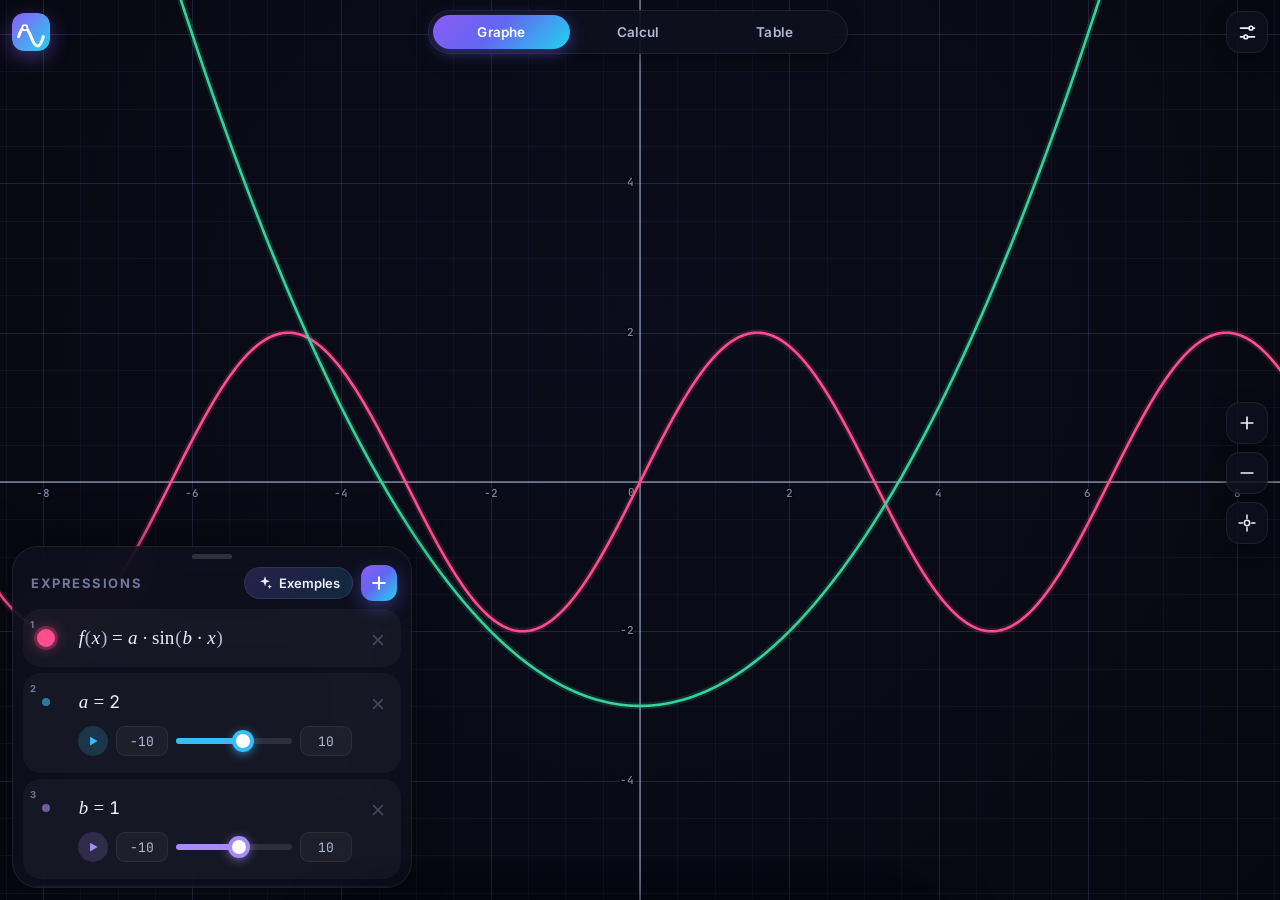
<file: app/src/main/assets/web/index.html>
<!doctype html>
<html lang="fr" data-theme="dark">
<head>
  <meta charset="utf-8">
  <meta name="viewport" content="width=device-width, initial-scale=1, maximum-scale=1, user-scalable=no, viewport-fit=cover">
  <meta name="color-scheme" content="dark light">
  <meta name="theme-color" content="#06070d">
  <title>Nova Graph</title>
  <link rel="stylesheet" href="css/app.css">
</head>
<body>
<div id="app" class="tab-graph">
  <canvas id="graph" aria-label="Graphe"></canvas>

  <header class="topbar">
    <div class="brand" aria-label="Nova Graph">
      <svg class="logo" viewBox="0 0 40 40" aria-hidden="true">
        <defs>
          <linearGradient id="lg" x1="0" y1="0" x2="1" y2="1">
            <stop offset="0" stop-color="#8b5cf6"/><stop offset="1" stop-color="#22d3ee"/>
          </linearGradient>
        </defs>
        <rect width="40" height="40" rx="12" fill="url(#lg)"/>
        <path d="M7 25c4-13 8-13 13 0s9 13 13 0" fill="none" stroke="#fff" stroke-width="3.2" stroke-linecap="round"/>
        <circle cx="13.5" cy="15.4" r="3.6" fill="#fff"/><circle cx="13.5" cy="15.4" r="1.7" fill="#7c5cf6"/>
      </svg>
    </div>
    <nav class="tabs glass" role="tablist" style="--i:0">
      <span class="tab-pill" aria-hidden="true"></span>
      <button class="tab on" type="button" role="tab" data-tab="graph">Graphe</button>
      <button class="tab" type="button" role="tab" data-tab="calc">Calcul</button>
      <button class="tab" type="button" role="tab" data-tab="table">Table</button>
    </nav>
    <button class="icon-btn glass" type="button" id="btn-settings" aria-label="Réglages">
      <svg viewBox="0 0 24 24" width="21" height="21" fill="none" stroke="currentColor" stroke-width="1.8" stroke-linecap="round"><path d="M4 7h10M18 7h2M4 17h4M12 17h8"/><circle cx="16" cy="7" r="2.2"/><circle cx="10" cy="17" r="2.2"/></svg>
    </button>
  </header>

  <div class="fabs" id="fabs">
    <button class="fab glass" type="button" data-zoom="in" aria-label="Zoom avant">
      <svg viewBox="0 0 24 24" width="20" height="20" fill="none" stroke="currentColor" stroke-width="2" stroke-linecap="round"><path d="M12 5v14M5 12h14"/></svg>
    </button>
    <button class="fab glass" type="button" data-zoom="out" aria-label="Zoom arrière">
      <svg viewBox="0 0 24 24" width="20" height="20" fill="none" stroke="currentColor" stroke-width="2" stroke-linecap="round"><path d="M5 12h14"/></svg>
    </button>
    <button class="fab glass" type="button" data-zoom="home" aria-label="Vue par défaut">
      <svg viewBox="0 0 24 24" width="20" height="20" fill="none" stroke="currentColor" stroke-width="1.8" stroke-linecap="round"><circle cx="12" cy="12" r="3.2"/><path d="M12 2.5v4M12 17.5v4M2.5 12h4M17.5 12h4"/></svg>
    </button>
  </div>

  <section class="sheet glass" id="sheet" aria-label="Expressions">
    <div class="sheet-top" id="sheet-top">
      <div class="grip"><span></span></div>
      <div class="sheet-head">
        <h2>Expressions</h2>
        <div class="sheet-actions">
          <button class="chip" type="button" id="btn-examples">
            <svg viewBox="0 0 24 24" width="16" height="16" fill="currentColor"><path d="M12 2l1.9 5.6L19.5 9.5l-5.6 1.9L12 17l-1.9-5.6L4.5 9.5l5.6-1.9zM19 14l.9 2.6 2.6.9-2.6.9L19 21l-.9-2.6-2.6-.9 2.6-.9z"/></svg>
            Exemples
          </button>
          <button class="icon-btn small grad" type="button" id="btn-add" aria-label="Ajouter une expression">
            <svg viewBox="0 0 24 24" width="20" height="20" fill="none" stroke="currentColor" stroke-width="2.4" stroke-linecap="round"><path d="M12 5v14M5 12h14"/></svg>
          </button>
        </div>
      </div>
    </div>
    <ul class="expr-list" id="expr-list"></ul>
  </section>

  <section class="view" id="view-calc" aria-label="Calculatrice">
    <div class="calc-screen">
      <div class="calc-head">
        <span class="calc-mode" id="calc-mode">RAD</span>
        <button class="chip ghost" type="button" id="calc-clear-hist">
          <svg viewBox="0 0 24 24" width="15" height="15" fill="none" stroke="currentColor" stroke-width="1.8" stroke-linecap="round"><path d="M4 7h16M9 7V4h6v3M6 7l1 13h10l1-13"/></svg>
          Historique
        </button>
      </div>
      <div class="calc-history" id="calc-history"></div>
      <div class="calc-current">
        <input id="calc-input" class="calc-input" inputmode="none" autocomplete="off" autocorrect="off" autocapitalize="off" spellcheck="false" aria-label="Calcul">
        <div class="calc-preview" id="calc-preview"></div>
      </div>
    </div>
    <div class="calc-pad">
      <div class="kp kp-sci" id="calc-sci"></div>
      <div class="kp kp-main" id="calc-main"></div>
    </div>
  </section>

  <section class="view" id="view-table" aria-label="Table de valeurs">
    <div class="table-controls glass">
      <label>Début <input class="mini" id="tbl-start" data-kp="table" inputmode="none" value="-5" autocomplete="off"></label>
      <label>Pas <input class="mini" id="tbl-step" data-kp="table" inputmode="none" value="1" autocomplete="off"></label>
    </div>
    <div class="table-wrap" id="tbl-wrap"><table id="tbl"></table></div>
    <div class="empty" id="tbl-empty">
      <svg viewBox="0 0 24 24" width="40" height="40" fill="none" stroke="currentColor" stroke-width="1.5" stroke-linecap="round"><rect x="3" y="4" width="18" height="16" rx="3"/><path d="M3 9h18M9 4v16"/></svg>
      <p>Ajoutez une fonction <b>y = f(x)</b> dans l’onglet Graphe pour afficher sa table de valeurs.</p>
    </div>
  </section>

  <div class="keypad glass" id="keypad">
    <div class="kp-top">
      <span class="kp-hint" id="kp-hint"></span>
      <button class="kp-hide" type="button" id="kp-hide" aria-label="Masquer le clavier">
        <svg viewBox="0 0 24 24" width="22" height="22" fill="none" stroke="currentColor" stroke-width="2" stroke-linecap="round" stroke-linejoin="round"><path d="M6 9l6 6 6-6"/></svg>
      </button>
    </div>
    <div class="kp" id="kp-body"></div>
  </div>

  <div class="modal" id="modal-settings" aria-hidden="true">
    <div class="modal-backdrop" data-close></div>
    <div class="modal-card glass">
      <div class="modal-grip" data-close><span></span></div>
      <h3>Réglages</h3>
      <div class="set-group">
        <div class="set-row"><span>Thème</span>
          <div class="seg" data-set="theme"><button type="button" data-val="dark">Sombre</button><button type="button" data-val="light">Clair</button><button type="button" data-val="auto">Auto</button></div>
        </div>
        <div class="set-row"><span>Angles</span>
          <div class="seg" data-set="angle"><button type="button" data-val="rad">Radians</button><button type="button" data-val="deg">Degrés</button></div>
        </div>
        <label class="set-row"><span>Vibrations</span><input type="checkbox" class="switch" data-toggle="haptics"></label>
        <label class="set-row"><span>Grille</span><input type="checkbox" class="switch" data-toggle="grid"></label>
        <label class="set-row"><span>Points remarquables</span><input type="checkbox" class="switch" data-toggle="poi"></label>
      </div>
      <div class="set-actions">
        <button class="btn" type="button" data-act="export">
          <svg viewBox="0 0 24 24" width="18" height="18" fill="none" stroke="currentColor" stroke-width="1.8" stroke-linecap="round" stroke-linejoin="round"><path d="M12 15V3M7 8l5-5 5 5"/><path d="M5 13v6a2 2 0 0 0 2 2h10a2 2 0 0 0 2-2v-6"/></svg>
          Partager le graphe
        </button>
        <button class="btn" type="button" data-act="home">
          <svg viewBox="0 0 24 24" width="18" height="18" fill="none" stroke="currentColor" stroke-width="1.8" stroke-linecap="round"><circle cx="12" cy="12" r="3.2"/><path d="M12 2.5v4M12 17.5v4M2.5 12h4M17.5 12h4"/></svg>
          Recentrer la vue
        </button>
        <button class="btn danger" type="button" data-act="clear">
          <svg viewBox="0 0 24 24" width="18" height="18" fill="none" stroke="currentColor" stroke-width="1.8" stroke-linecap="round"><path d="M4 7h16M9 7V4h6v3M6 7l1 13h10l1-13"/></svg>
          Tout effacer
        </button>
      </div>
      <details class="help">
        <summary>Aide-mémoire</summary>
        <dl>
          <dt>y = 2x + 1</dt><dd>Fonction</dd>
          <dt>f(x) = x² − 3</dt><dd>Fonction nommée, réutilisable : f(2), f′(x)</dd>
          <dt>a = 2</dt><dd>Curseur animable</dd>
          <dt>x² + y² = 9</dt><dd>Courbe implicite</dd>
          <dt>y &lt; sin(x)</dt><dd>Inéquation, zone colorée</dd>
          <dt>r = 2cos(3θ)</dt><dd>Courbe polaire</dd>
          <dt>(cos t, sin t)</dt><dd>Courbe paramétrée</dd>
          <dt>(2, 3)</dt><dd>Point</dd>
          <dt>∫(x², 0, 3)</dt><dd>Intégrale</dd>
          <dt>Σ(k², k, 1, 10)</dt><dd>Somme</dd>
          <dt>d/dx(x³)</dt><dd>Dérivée</dd>
        </dl>
        <p>Touchez une courbe pour suivre ses coordonnées, pincez pour zoomer, touchez deux fois pour agrandir.</p>
      </details>
      <p class="about">Nova Graph 1.0 · Calculatrice graphique</p>
    </div>
  </div>

  <div class="modal" id="modal-examples" aria-hidden="true">
    <div class="modal-backdrop" data-close></div>
    <div class="modal-card glass">
      <div class="modal-grip" data-close><span></span></div>
      <h3>Exemples</h3>
      <p class="modal-sub">Touchez une carte pour la charger (vos expressions actuelles seront remplacées).</p>
      <div class="ex-grid" id="ex-grid"></div>
    </div>
  </div>

  <div class="popover glass" id="color-pop"></div>
  <div class="toast" id="toast" role="status"></div>
</div>
<script src="js/math.js"></script>
<script src="js/workspace.js"></script>
<script src="js/graph.js"></script>
<script src="js/keypad.js"></script>
<script src="js/app.js"></script>
</body>
</html>
</file>
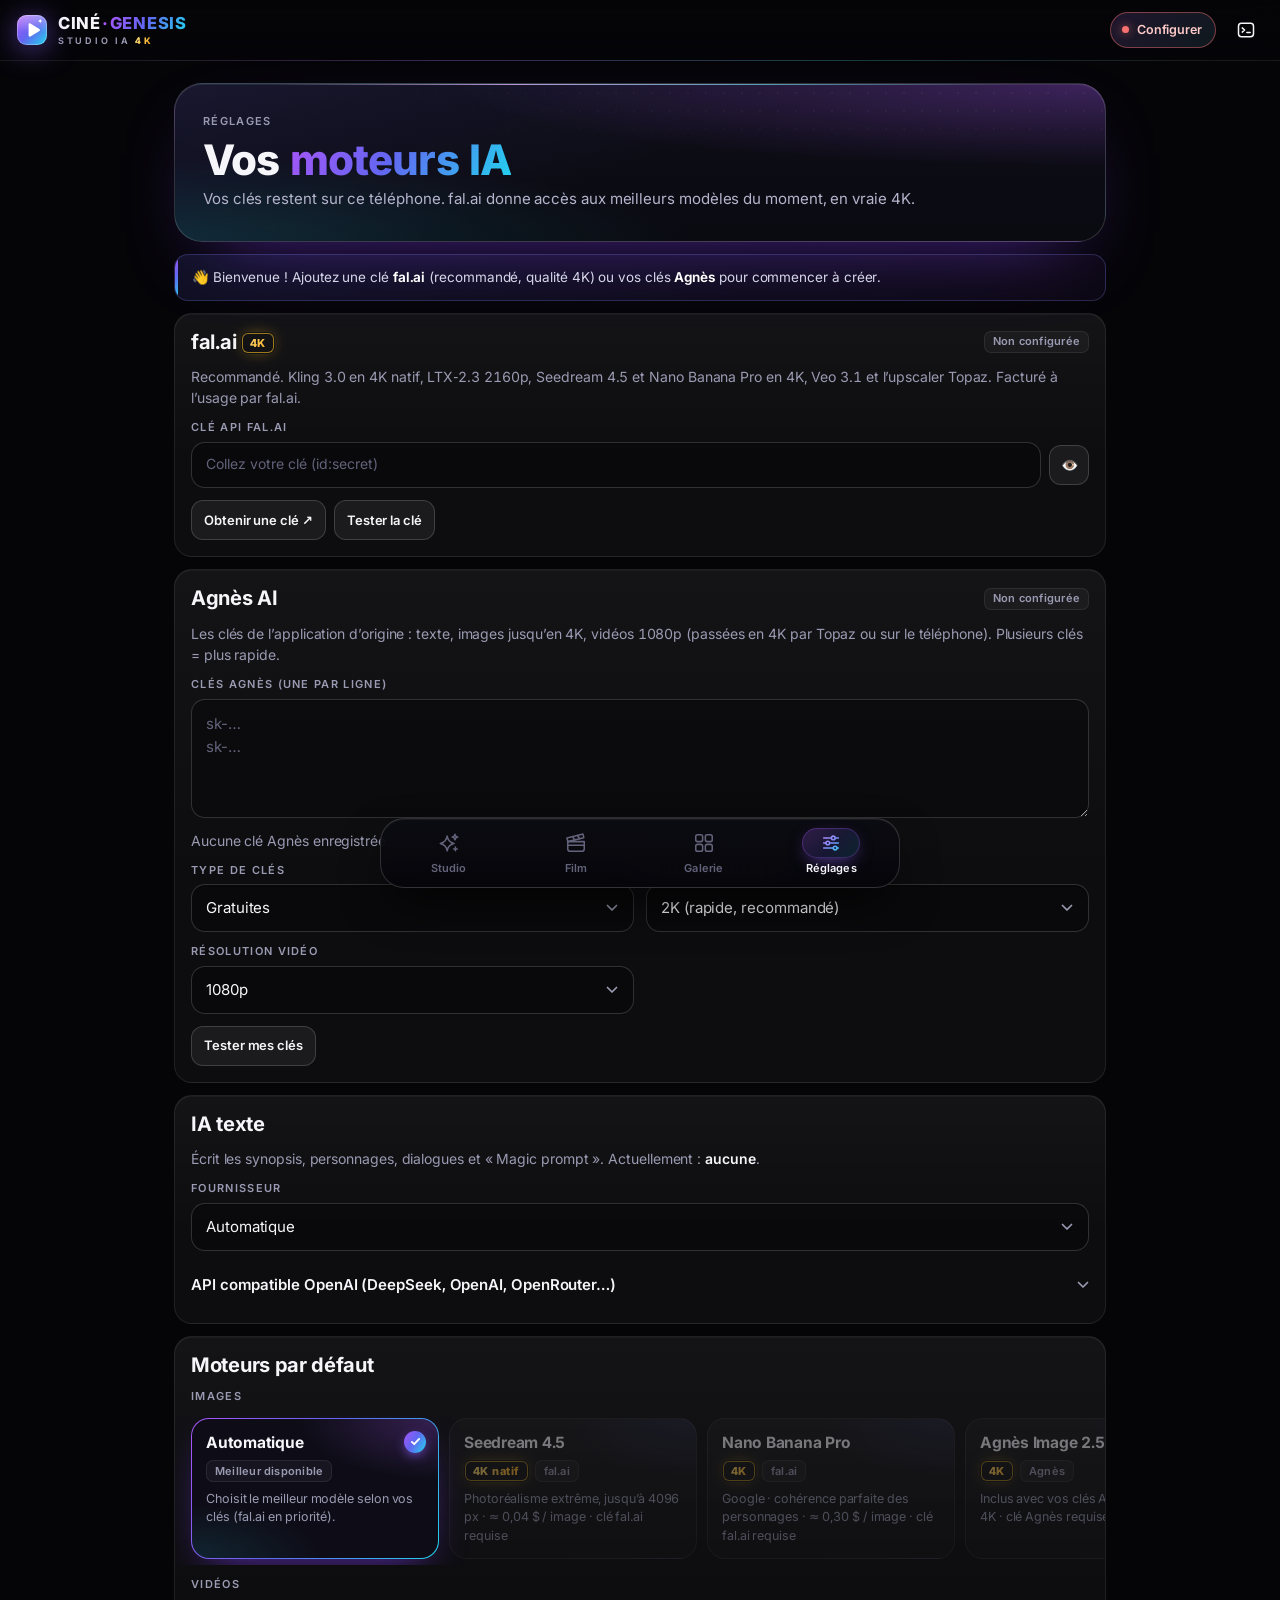
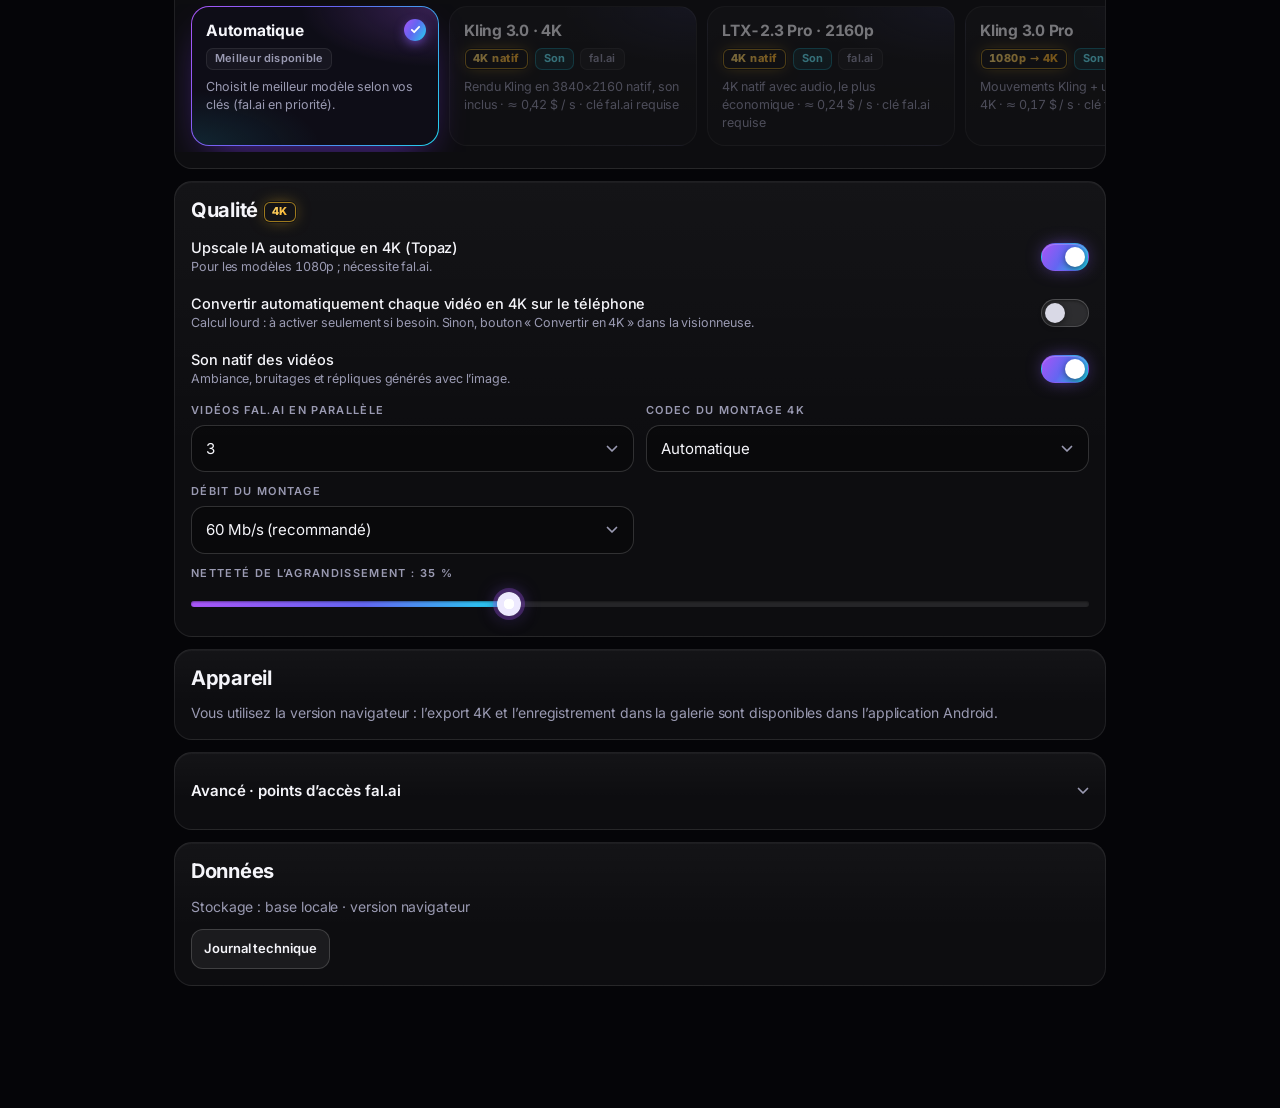
<file: film/src/main/assets/web/index.html>
<!doctype html>
<html lang="fr">
<head>
<meta charset="utf-8">
<meta name="viewport" content="width=device-width,initial-scale=1,viewport-fit=cover,interactive-widget=resizes-content">
<meta name="theme-color" content="#050508">
<meta name="color-scheme" content="dark">
<meta name="format-detection" content="telephone=no">
<meta name="description" content="CINÉ-GENESIS — studio de création IA : images et vidéos jusqu’en 4K, films complets en sept étapes.">
<title>CINÉ-GENESIS</title>
<link rel="icon" href="data:,">
<link rel="preload" href="fonts/inter.woff2" as="font" type="font/woff2" crossorigin>
<link rel="stylesheet" href="css/app.css">
<script defer src="js/core.js"></script>
<script defer src="js/engines.js"></script>
<script defer src="js/film.js"></script>
<script defer src="js/studio.js"></script>
<script defer src="js/app.js"></script>
</head>
<body class="dark">

<svg class="svgdefs" width="0" height="0" aria-hidden="true" focusable="false">
  <defs>
    <linearGradient id="cg-grad" x1="2" y1="2" x2="22" y2="22" gradientUnits="userSpaceOnUse">
      <stop offset="0" stop-color="#c084fc"/>
      <stop offset=".5" stop-color="#818cf8"/>
      <stop offset="1" stop-color="#22d3ee"/>
    </linearGradient>
  </defs>
</svg>

<header id="top">
  <div class="logo">
    <svg class="logo-mark" viewBox="0 0 32 32" width="32" height="32" aria-hidden="true" focusable="false">
      <defs>
        <linearGradient id="cg-mark" x1="2" y1="2" x2="30" y2="30" gradientUnits="userSpaceOnUse">
          <stop offset="0" stop-color="#a855f7"/>
          <stop offset=".52" stop-color="#6366f1"/>
          <stop offset="1" stop-color="#22d3ee"/>
        </linearGradient>
        <linearGradient id="cg-mark-hl" x1="16" y1="1" x2="16" y2="18" gradientUnits="userSpaceOnUse">
          <stop offset="0" stop-color="#fff" stop-opacity=".38"/>
          <stop offset="1" stop-color="#fff" stop-opacity="0"/>
        </linearGradient>
      </defs>
      <rect x="1" y="1" width="30" height="30" rx="9.5" fill="url(#cg-mark)"/>
      <rect x="1" y="1" width="30" height="30" rx="9.5" fill="url(#cg-mark-hl)"/>
      <rect x="1.5" y="1.5" width="29" height="29" rx="9" fill="none" stroke="#fff" stroke-opacity=".28"/>
      <path d="M12.6 10.4v11.2c0 .9 1 1.5 1.8 1l9-5.6c.7-.45.7-1.5 0-1.95l-9-5.6c-.8-.5-1.8.05-1.8 .95z" fill="#fff"/>
      <path d="M24.2 4.6c.3 1.7.8 2.2 2.5 2.5-1.7.3-2.2.8-2.5 2.5-.3-1.7-.8-2.2-2.5-2.5 1.7-.3 2.2-.8 2.5-2.5z" fill="#fff"/>
    </svg>
    <div class="logo-txt">
      <span class="logo-word">CINÉ<i>·</i><b>GENESIS</b></span>
      <span class="logo-kick">STUDIO IA <em>4K</em></span>
    </div>
  </div>
  <span class="sp"></span>
  <button id="engineChip" class="chip" type="button" data-a="tab" data-tab="settings">Moteurs</button>
  <button class="btn icon ghost" type="button" data-a="log" aria-label="Journal technique" title="Journal technique">
    <svg viewBox="0 0 24 24" width="20" height="20" fill="none" stroke="currentColor" stroke-width="1.8" stroke-linecap="round" stroke-linejoin="round" aria-hidden="true" focusable="false">
      <rect x="3" y="4" width="18" height="16" rx="3.5"/>
      <path d="M7.5 9.5l2.8 2.5-2.8 2.5M13 15h4"/>
    </svg>
  </button>
</header>

<main id="screens">
  <section id="scr-studio" class="screen on" aria-label="Studio">
    <div class="boot" role="status">
      <i class="spin lg"></i>
      <span>Chargement…</span>
    </div>
  </section>
  <section id="scr-film" class="screen" aria-label="Film"></section>
  <section id="scr-gallery" class="screen" aria-label="Galerie"></section>
  <section id="scr-settings" class="screen" aria-label="Réglages"></section>
</main>

<nav id="tabs" aria-label="Navigation principale">
  <button class="tab on" type="button" data-a="tab" data-tab="studio">
    <svg viewBox="0 0 24 24" width="22" height="22" fill="none" stroke="currentColor" stroke-width="1.7" stroke-linecap="round" stroke-linejoin="round" aria-hidden="true" focusable="false">
      <path d="M10 4.5Q11 11 17.5 12.5Q11 14 10 20.5Q9 14 2.5 12.5Q9 11 10 4.5Z"/>
      <path d="M18.5 2.5Q18.9 5.1 21.5 5.5Q18.9 5.9 18.5 8.5Q18.1 5.9 15.5 5.5Q18.1 5.1 18.5 2.5Z"/>
      <path d="M19 16.5v4M17 18.5h4"/>
    </svg>
    <span>Studio</span>
  </button>
  <button class="tab" type="button" data-a="tab" data-tab="film">
    <svg viewBox="0 0 24 24" width="22" height="22" fill="none" stroke="currentColor" stroke-width="1.7" stroke-linecap="round" stroke-linejoin="round" aria-hidden="true" focusable="false">
      <path d="M3 10.5h18v8a2.5 2.5 0 0 1-2.5 2.5h-13A2.5 2.5 0 0 1 3 18.5z"/>
      <path d="M3 10.5 2.1 6.6 19.6 2.3l.9 3.9z"/>
      <path d="M8.3 5.1l2.3 3.6M13.7 3.8l2.3 3.6"/>
      <path d="M3 14.5h18"/>
    </svg>
    <span>Film</span>
  </button>
  <button class="tab" type="button" data-a="tab" data-tab="gallery">
    <svg viewBox="0 0 24 24" width="22" height="22" fill="none" stroke="currentColor" stroke-width="1.7" stroke-linecap="round" stroke-linejoin="round" aria-hidden="true" focusable="false">
      <rect x="3" y="3" width="7.5" height="7.5" rx="2"/>
      <rect x="13.5" y="3" width="7.5" height="7.5" rx="2"/>
      <rect x="3" y="13.5" width="7.5" height="7.5" rx="2"/>
      <rect x="13.5" y="13.5" width="7.5" height="7.5" rx="2"/>
    </svg>
    <span>Galerie</span>
  </button>
  <button class="tab" type="button" data-a="tab" data-tab="settings">
    <svg viewBox="0 0 24 24" width="22" height="22" fill="none" stroke="currentColor" stroke-width="1.7" stroke-linecap="round" stroke-linejoin="round" aria-hidden="true" focusable="false">
      <path d="M4 6.5h8.5M16.5 6.5H20M4 12h2.5M10.5 12H20M4 17.5h10.5M18.5 17.5H20"/>
      <circle cx="14.5" cy="6.5" r="2"/>
      <circle cx="8.5" cy="12" r="2"/>
      <circle cx="16.5" cy="17.5" r="2"/>
    </svg>
    <span>Réglages</span>
  </button>
</nav>

<div id="sheet" class="sheet" role="dialog" aria-modal="true"><div class="sheet-body" id="sheetBody"></div></div>

<div id="viewer" class="viewer" role="dialog" aria-modal="true" aria-label="Visionneuse"></div>

<div id="player" class="player"><video id="pv" playsinline></video><img id="pi" alt=""><div id="sub"></div><button data-a="stopplay" class="btn ghost sm" type="button">✕ Quitter</button></div>

<div id="logPanel" class="logpanel"><div class="logpanel-h"><span>JOURNAL TECHNIQUE</span> <button data-a="log" type="button" aria-label="Fermer le journal">✕</button></div><div id="lb"></div></div>

<div id="toast" aria-live="polite"></div>

<script>
/* Remplissage des curseurs : expose la position (--p) pour la piste en dégradé. */
(function () {
  var sel = 'input[type=range]';
  function fill(el) {
    var min = parseFloat(el.min), max = parseFloat(el.max), v = parseFloat(el.value);
    if (isNaN(min)) min = 0;
    if (isNaN(max)) max = 100;
    var p = max > min ? (v - min) / (max - min) * 100 : 0;
    el.style.setProperty('--p', Math.max(0, Math.min(100, p)).toFixed(2) + '%');
  }
  function scan(root) {
    if (!root || root.nodeType !== 1) return;
    if (root.matches(sel)) fill(root);
    var list = root.querySelectorAll(sel);
    for (var i = 0; i < list.length; i++) fill(list[i]);
  }
  document.addEventListener('input', function (e) {
    if (e.target && e.target.matches && e.target.matches(sel)) fill(e.target);
  }, true);
  document.addEventListener('change', function (e) {
    if (e.target && e.target.matches && e.target.matches(sel)) fill(e.target);
  }, true);
  new MutationObserver(function (recs) {
    for (var i = 0; i < recs.length; i++) {
      var added = recs[i].addedNodes;
      for (var j = 0; j < added.length; j++) scan(added[j]);
    }
  }).observe(document.body, { childList: true, subtree: true });
})();
</script>
</body>
</html>
</file>
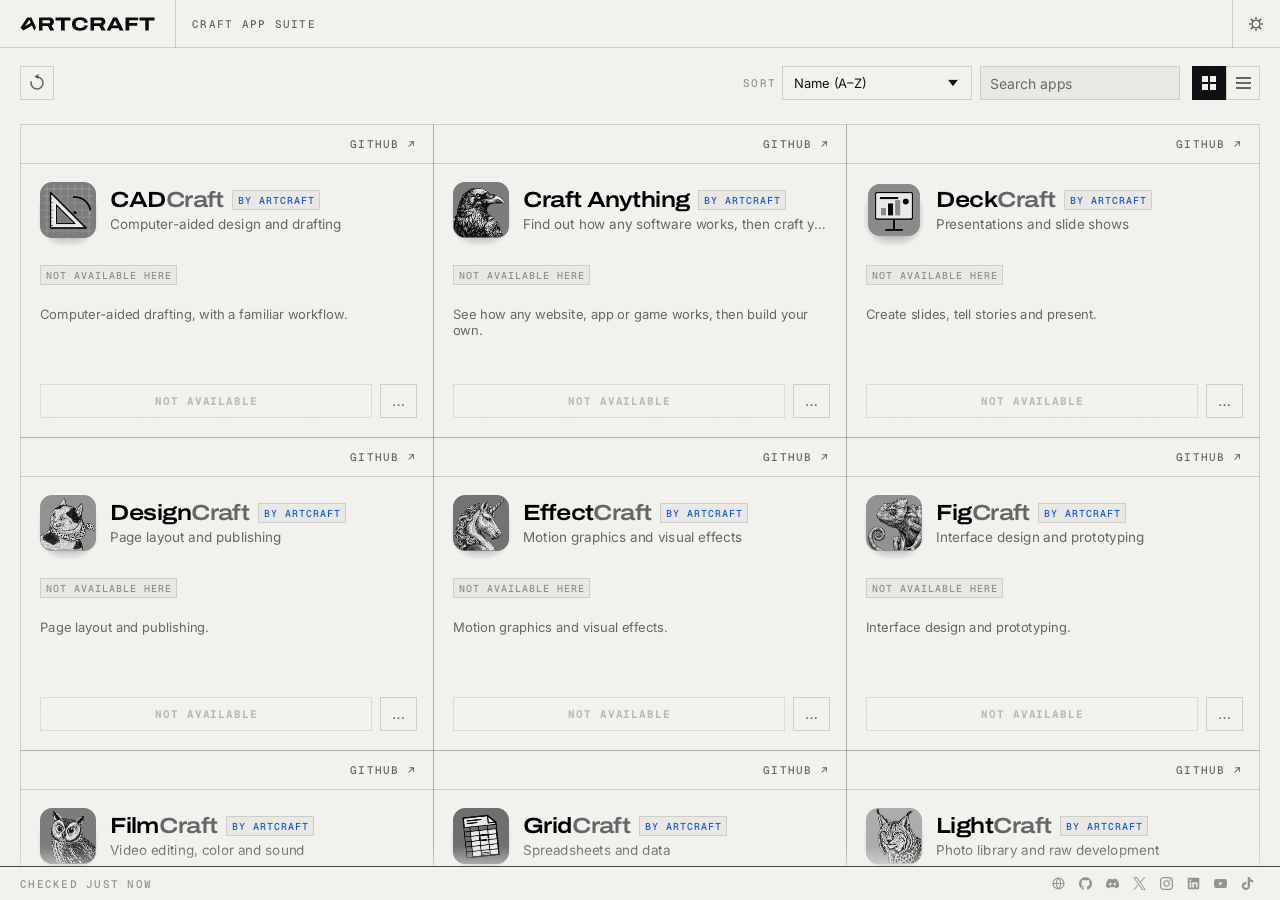
<file: launcher/src/main/assets/web/index.html>
<!DOCTYPE html>
<html lang="en">
<head>
  <meta charset="utf-8">
  <meta name="viewport" content="width=device-width, initial-scale=1">
  <title>ArtCraft Launcher</title>
  
<script type="module">
import init, * as bindings from './artcraft-launcher-web-56c4e31dac6869da.js';
const wasm = await init({ module_or_path: './artcraft-launcher-web-56c4e31dac6869da_bg.wasm' });


window.wasmBindings = bindings;


dispatchEvent(new CustomEvent("TrunkApplicationStarted", {detail: {wasm}}));

</script>
  <link rel="icon" href="./ai.storyteller.artcraft-launcher-9a16edafac98b1f8.png" integrity="sha384-yZQWsJuZa5h5QTp4wgUYjDjaH++NlvMLSVua+WOJbYlv/Lt5cRMl5ZOiBbA/TuEa"/>
  <style>
    html, body { margin: 0; padding: 0; width: 100%; height: 100%; overflow: hidden; background: #121316; }
    #launcher_canvas { position: absolute; inset: 0; width: 100%; height: 100%; display: block; }
    #launcher_loading { position: absolute; inset: 0; display: flex; align-items: center; justify-content: center;
      color: rgba(242, 241, 238, 0.6); font: 500 11px/1.5 ui-monospace, SFMono-Regular, Menlo, monospace;
      letter-spacing: 0.15em; text-transform: uppercase; pointer-events: none; }
    @media (prefers-color-scheme: light) { html, body { background: #f2f1ee; } #launcher_loading { color: rgba(16, 16, 20, 0.62); } }
  </style>
<link rel="modulepreload" href="./artcraft-launcher-web-56c4e31dac6869da.js" crossorigin="anonymous" integrity="sha384-WZ3vzXVUVHTI1hKJJ3Uve2rcg/jueAPMxZtXFrlyZ+Tlpc56zSW1QJ4W5uiVTEwR"><link rel="modulepreload" href="./snippets/eframe-d31a8450ea12dfc1/inline0.js" crossorigin="anonymous" integrity="sha384-uPZQ72BwgZ4v7Km6+UIFbkDDlt7ShGEsAVEHVN/+wZSGFhItJZB83iKMFQXauTSs"><link rel="preload" href="./artcraft-launcher-web-56c4e31dac6869da_bg.wasm" crossorigin="anonymous" integrity="sha384-QKmjU8JW7RhhIF0tWLvICvgBymuGWKPQT7+GnJJOmQtlHc3RxIEo9XuAXoQkCqRj" as="fetch" type="application/wasm"></head>
<body>
  <canvas id="launcher_canvas"></canvas>
  <div id="launcher_loading">Loading ArtCraft Launcher&hellip;</div>
</body>
</html>
</file>
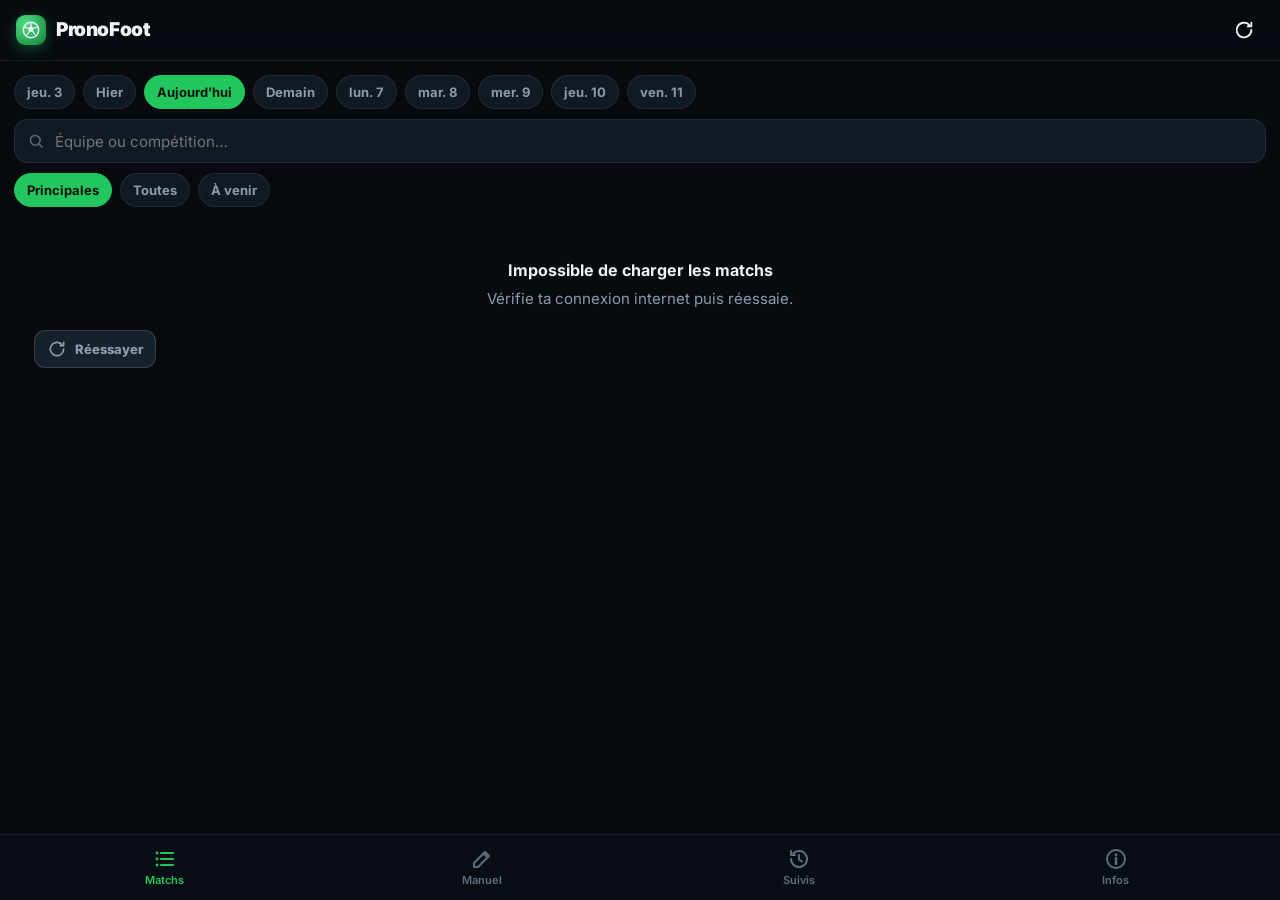
<file: prono/src/main/assets/web/index.html>
<!doctype html>
<html lang="fr">
<head>
  <meta charset="utf-8">
  <meta name="viewport" content="width=device-width, initial-scale=1, maximum-scale=1, user-scalable=no, viewport-fit=cover">
  <meta name="theme-color" content="#070b10">
  <title>PronoFoot</title>
  <link rel="stylesheet" href="css/app.css">
</head>
<body>
  <svg width="0" height="0" style="position:absolute" aria-hidden="true">
    <symbol id="i-ball" viewBox="0 0 24 24"><circle cx="12" cy="12" r="9.2" fill="none" stroke="currentColor" stroke-width="1.8"/><path d="M12 7.2l3.6 2.6-1.4 4.2H9.8L8.4 9.8z" fill="currentColor"/><path d="M12 7.2V3M15.6 9.8l3.9-1.3M14.2 14l2.4 3.4M9.8 14l-2.4 3.4M8.4 9.8L4.5 8.5" stroke="currentColor" stroke-width="1.5" stroke-linecap="round"/></symbol>
    <symbol id="i-list" viewBox="0 0 24 24"><path d="M8 6h12M8 12h12M8 18h12" stroke="currentColor" stroke-width="2.2" stroke-linecap="round"/><circle cx="4" cy="6" r="1.4" fill="currentColor"/><circle cx="4" cy="12" r="1.4" fill="currentColor"/><circle cx="4" cy="18" r="1.4" fill="currentColor"/></symbol>
    <symbol id="i-edit" viewBox="0 0 24 24"><path d="M4 20h4L19 9l-4-4L4 16v4zM13.5 6.5l4 4" fill="none" stroke="currentColor" stroke-width="2" stroke-linejoin="round"/></symbol>
    <symbol id="i-history" viewBox="0 0 24 24"><path d="M4 12a8 8 0 1 0 2.4-5.7M4 4v4h4" fill="none" stroke="currentColor" stroke-width="2" stroke-linecap="round" stroke-linejoin="round"/><path d="M12 8v4.5l3 2" fill="none" stroke="currentColor" stroke-width="2" stroke-linecap="round"/></symbol>
    <symbol id="i-info" viewBox="0 0 24 24"><circle cx="12" cy="12" r="9" fill="none" stroke="currentColor" stroke-width="2"/><path d="M12 11v6M12 7.5v.5" stroke="currentColor" stroke-width="2.4" stroke-linecap="round"/></symbol>
    <symbol id="i-back" viewBox="0 0 24 24"><path d="M15 5l-7 7 7 7" fill="none" stroke="currentColor" stroke-width="2.4" stroke-linecap="round" stroke-linejoin="round"/></symbol>
    <symbol id="i-search" viewBox="0 0 24 24"><circle cx="11" cy="11" r="6.5" fill="none" stroke="currentColor" stroke-width="2"/><path d="M16 16l4 4" stroke="currentColor" stroke-width="2.2" stroke-linecap="round"/></symbol>
    <symbol id="i-down" viewBox="0 0 24 24"><path d="M6 9l6 6 6-6" fill="none" stroke="currentColor" stroke-width="2.2" stroke-linecap="round" stroke-linejoin="round"/></symbol>
    <symbol id="i-share" viewBox="0 0 24 24"><circle cx="18" cy="5.5" r="2.6" fill="none" stroke="currentColor" stroke-width="2"/><circle cx="6" cy="12" r="2.6" fill="none" stroke="currentColor" stroke-width="2"/><circle cx="18" cy="18.5" r="2.6" fill="none" stroke="currentColor" stroke-width="2"/><path d="M8.3 10.8l7.4-4M8.3 13.2l7.4 4" stroke="currentColor" stroke-width="2"/></symbol>
    <symbol id="i-star" viewBox="0 0 24 24"><path d="M12 3.5l2.6 5.4 5.9.8-4.3 4.1 1 5.8L12 16.8l-5.2 2.8 1-5.8-4.3-4.1 5.9-.8z" fill="none" stroke="currentColor" stroke-width="2" stroke-linejoin="round"/></symbol>
    <symbol id="i-refresh" viewBox="0 0 24 24"><path d="M20 12a8 8 0 1 1-2.3-5.6M20 4v4h-4" fill="none" stroke="currentColor" stroke-width="2" stroke-linecap="round" stroke-linejoin="round"/></symbol>
    <symbol id="i-trash" viewBox="0 0 24 24"><path d="M5 7h14M9 7V4.5h6V7M7 7l1 13h8l1-13" fill="none" stroke="currentColor" stroke-width="2" stroke-linejoin="round"/></symbol>
  </svg>

  <div id="app">
    <header class="topbar">
      <button class="icon-btn hidden" id="btn-back" aria-label="Retour"><svg><use href="#i-back"/></svg></button>
      <div class="brand" id="brand"><div class="brand-mark"><svg><use href="#i-ball"/></svg></div></div>
      <h1 id="title">PronoFoot</h1>
      <button class="icon-btn hidden" id="btn-share" aria-label="Partager"><svg><use href="#i-share"/></svg></button>
      <button class="icon-btn" id="btn-refresh" aria-label="Actualiser"><svg><use href="#i-refresh"/></svg></button>
    </header>

    <main>
      <!-- Matchs -->
      <section class="screen on" id="scr-matches">
        <div class="dates" id="dates"></div>
        <label class="search"><svg><use href="#i-search"/></svg><input id="q" type="search" placeholder="Équipe ou compétition…" autocomplete="off"></label>
        <div class="filters">
          <button class="chip on" data-filter="top">Principales</button>
          <button class="chip" data-filter="all">Toutes</button>
          <button class="chip" data-filter="pre">À venir</button>
          <span class="sub" id="count"></span>
        </div>
        <div id="list"></div>
      </section>

      <!-- Analyse d'un match -->
      <section class="screen" id="scr-match">
        <div id="match"></div>
      </section>

      <!-- Analyse manuelle -->
      <section class="screen" id="scr-manual">
        <div id="manual"></div>
      </section>

      <!-- Historique -->
      <section class="screen" id="scr-history">
        <div id="history"></div>
      </section>

      <!-- Infos -->
      <section class="screen" id="scr-info">
        <div id="info"></div>
      </section>
    </main>

    <nav class="nav">
      <button class="on" data-tab="matches"><svg><use href="#i-list"/></svg>Matchs</button>
      <button data-tab="manual"><svg><use href="#i-edit"/></svg>Manuel</button>
      <button data-tab="history"><svg><use href="#i-history"/></svg>Suivis</button>
      <button data-tab="info"><svg><use href="#i-info"/></svg>Infos</button>
    </nav>
  </div>
  <div class="toast" id="toast"></div>

  <script src="js/leagues.js"></script>
  <script src="js/engine.js"></script>
  <script src="js/stats.js"></script>
  <script src="js/data.js"></script>
  <script src="js/ui.js"></script>
</body>
</html>
</file>
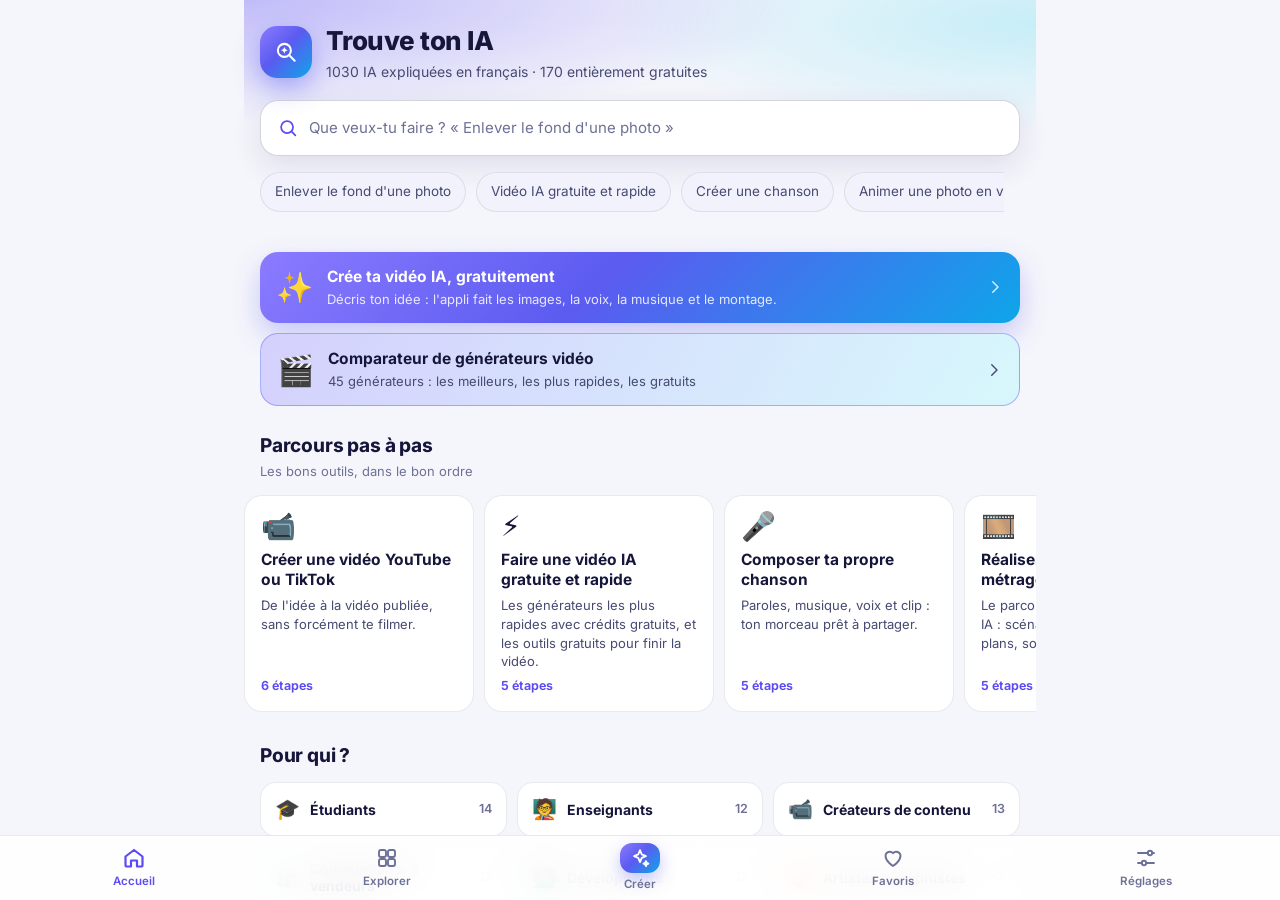
<file: trouve/src/main/assets/web/index.html>
<!doctype html>
<html lang="fr" data-theme="dark">
<head>
  <meta charset="utf-8">
  <meta name="viewport" content="width=device-width, initial-scale=1, maximum-scale=1, user-scalable=no, viewport-fit=cover">
  <meta name="color-scheme" content="dark light">
  <meta name="theme-color" content="#0a0b14">
  <title>Trouve ton IA</title>
  <link rel="stylesheet" href="css/app.css">
</head>
<body>
<div id="app">
  <main id="view" class="view" aria-live="polite"></main>

  <div class="tray" id="tray" hidden>
    <div class="tray-logos" id="tray-logos"></div>
    <button class="tray-go" type="button" id="tray-go">Comparer</button>
    <button class="tray-x" type="button" id="tray-x" aria-label="Vider la comparaison">
      <svg viewBox="0 0 24 24" width="18" height="18" fill="none" stroke="currentColor" stroke-width="2" stroke-linecap="round"><path d="M6 6l12 12M18 6L6 18"/></svg>
    </button>
  </div>

  <nav class="tabbar" id="tabbar" aria-label="Navigation">
    <button type="button" class="tab" data-tab="accueil">
      <svg viewBox="0 0 24 24" fill="none" stroke="currentColor" stroke-width="1.9" stroke-linecap="round" stroke-linejoin="round"><path d="M3.5 10.5 12 4l8.5 6.5V19a1.5 1.5 0 0 1-1.5 1.5h-4v-6h-6v6H5A1.5 1.5 0 0 1 3.5 19z"/></svg>
      <span>Accueil</span>
    </button>
    <button type="button" class="tab" data-tab="explorer">
      <svg viewBox="0 0 24 24" fill="none" stroke="currentColor" stroke-width="1.9" stroke-linecap="round" stroke-linejoin="round"><rect x="4" y="4" width="7" height="7" rx="2"/><rect x="13" y="4" width="7" height="7" rx="2"/><rect x="4" y="13" width="7" height="7" rx="2"/><rect x="13" y="13" width="7" height="7" rx="2"/></svg>
      <span>Explorer</span>
    </button>
    <button type="button" class="tab tab-creer" data-tab="creer">
      <svg viewBox="0 0 24 24" fill="none" stroke="currentColor" stroke-width="2" stroke-linecap="round" stroke-linejoin="round"><path d="M12 3.5l1.9 4.6 4.6 1.9-4.6 1.9L12 16.5l-1.9-4.6L5.5 10l4.6-1.9z"/><path d="M18.5 15.5l.8 1.9 1.9.8-1.9.8-.8 1.9-.8-1.9-1.9-.8 1.9-.8z"/></svg>
      <span>Créer</span>
    </button>
    <button type="button" class="tab" data-tab="favoris">
      <svg viewBox="0 0 24 24" fill="none" stroke="currentColor" stroke-width="1.9" stroke-linecap="round" stroke-linejoin="round"><path d="M12 20s-7.5-4.6-7.5-10.2A4.3 4.3 0 0 1 12 7.2a4.3 4.3 0 0 1 7.5 2.6C19.5 15.4 12 20 12 20z"/></svg>
      <span>Favoris</span>
    </button>
    <button type="button" class="tab" data-tab="reglages">
      <svg viewBox="0 0 24 24" fill="none" stroke="currentColor" stroke-width="1.9" stroke-linecap="round"><path d="M4 7h10M18 7h2M4 17h4M12 17h8"/><circle cx="16" cy="7" r="2.2"/><circle cx="10" cy="17" r="2.2"/></svg>
      <span>Réglages</span>
    </button>
  </nav>

  <div class="toast" id="toast" role="status" aria-live="polite"></div>
</div>
<script src="js/search.js"></script>
<script src="js/store.js"></script>
<script src="js/app.js"></script>
<script src="js/natif.js"></script>
<script src="js/montage.js"></script>
<script src="js/generateurs.js"></script>
<script src="js/studio.js"></script>
</body>
</html>
</file>
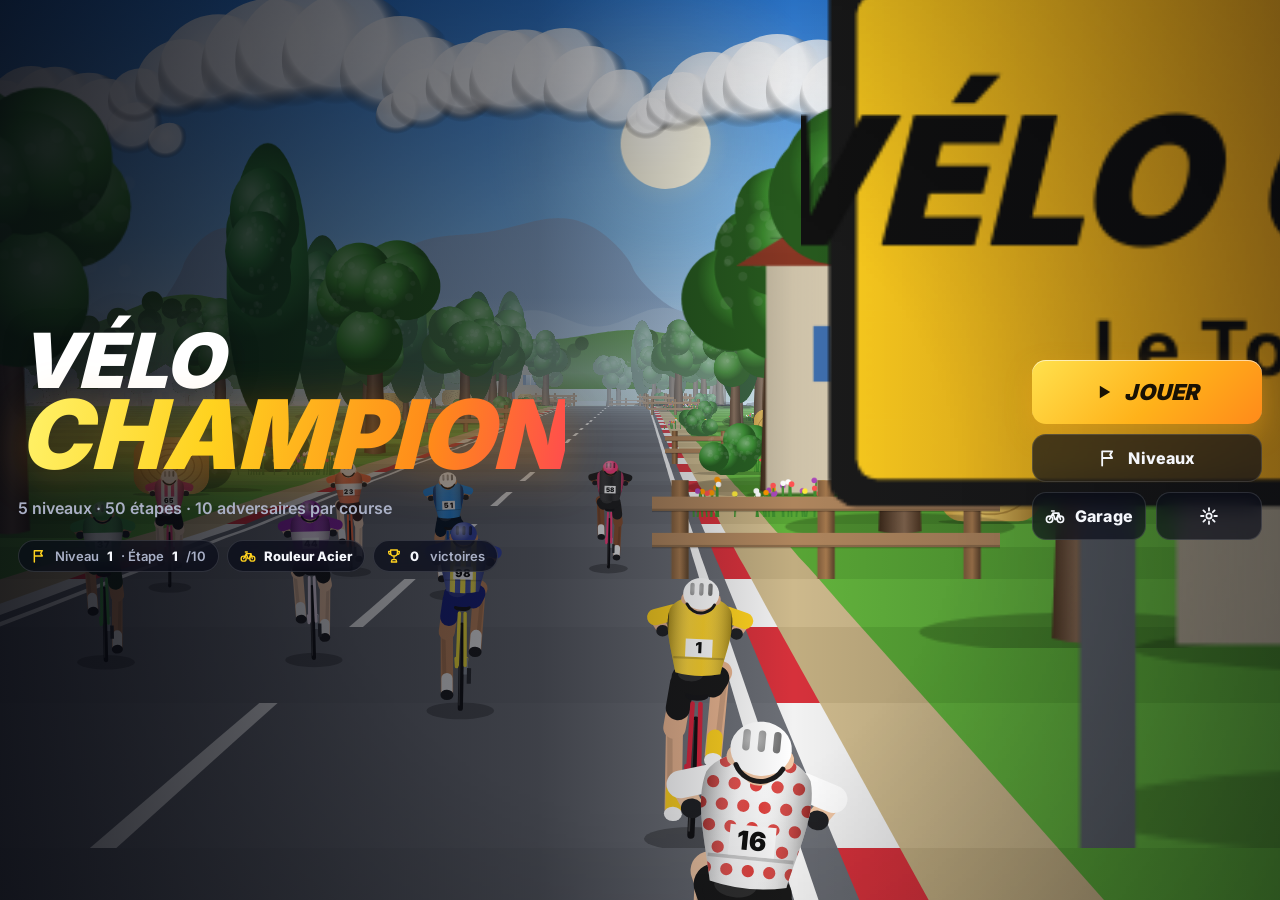
<file: velo/src/main/assets/web/index.html>
<!doctype html>
<html lang="fr">
<head>
  <meta charset="utf-8">
  <meta name="viewport" content="width=device-width, initial-scale=1, maximum-scale=1, user-scalable=no, viewport-fit=cover">
  <meta name="theme-color" content="#05070f">
  <title>Vélo Champion</title>
  <link rel="stylesheet" href="css/game.css">
</head>
<body>
  <svg width="0" height="0" style="position:absolute" aria-hidden="true">
    <symbol id="i-back" viewBox="0 0 24 24"><path d="M15 5l-7 7 7 7" fill="none" stroke="currentColor" stroke-width="2.6" stroke-linecap="round" stroke-linejoin="round"/></symbol>
    <symbol id="i-pause" viewBox="0 0 24 24"><rect x="6" y="5" width="4" height="14" rx="1.2" fill="currentColor"/><rect x="14" y="5" width="4" height="14" rx="1.2" fill="currentColor"/></symbol>
    <symbol id="i-left" viewBox="0 0 24 24"><path d="M15 4L7 12l8 8" fill="none" stroke="currentColor" stroke-width="3.2" stroke-linecap="round" stroke-linejoin="round"/></symbol>
    <symbol id="i-right" viewBox="0 0 24 24"><path d="M9 4l8 8-8 8" fill="none" stroke="currentColor" stroke-width="3.2" stroke-linecap="round" stroke-linejoin="round"/></symbol>
    <symbol id="i-bolt" viewBox="0 0 24 24"><path d="M13.5 2L4 14h6.5L9.5 22 20 9.5h-6.6L13.5 2z" fill="currentColor"/></symbol>
    <symbol id="i-lock" viewBox="0 0 24 24"><rect x="5" y="10.5" width="14" height="10" rx="2.5" fill="currentColor"/><path d="M8 10.5V8a4 4 0 018 0v2.5" fill="none" stroke="currentColor" stroke-width="2.4"/></symbol>
    <symbol id="i-check" viewBox="0 0 24 24"><circle cx="12" cy="12" r="10" fill="currentColor"/><path d="M7.5 12.5l3 3 6-6.5" fill="none" stroke="#0b1a10" stroke-width="2.6" stroke-linecap="round" stroke-linejoin="round"/></symbol>
    <symbol id="i-bike" viewBox="0 0 24 24"><g fill="none" stroke="currentColor" stroke-width="2" stroke-linecap="round" stroke-linejoin="round"><circle cx="5.5" cy="16" r="3.8"/><circle cx="18.5" cy="16" r="3.8"/><path d="M5.5 16l4-7.5h7L18.5 16M9.5 8.5L12 16h1.5L16.5 8.5M8 6h3"/></g></symbol>
    <symbol id="i-trophy" viewBox="0 0 24 24"><path d="M7 3h10v4a5 5 0 01-10 0V3zM7 5H4v1.5A3.5 3.5 0 007.5 10M17 5h3v1.5A3.5 3.5 0 0116.5 10M12 12v4M8 21h8l-1-3.5H9L8 21z" fill="none" stroke="currentColor" stroke-width="2" stroke-linejoin="round"/></symbol>
    <symbol id="i-gear" viewBox="0 0 24 24"><circle cx="12" cy="12" r="3.2" fill="none" stroke="currentColor" stroke-width="2"/><path d="M12 2.5v3M12 18.5v3M2.5 12h3M18.5 12h3M5.3 5.3l2.1 2.1M16.6 16.6l2.1 2.1M5.3 18.7l2.1-2.1M16.6 7.4l2.1-2.1" stroke="currentColor" stroke-width="2.2" stroke-linecap="round"/></symbol>
    <symbol id="i-flag" viewBox="0 0 24 24"><path d="M5 21V4M5 4h12l-2.5 4L17 12H5" fill="none" stroke="currentColor" stroke-width="2.2" stroke-linejoin="round" stroke-linecap="round"/></symbol>
    <symbol id="i-play" viewBox="0 0 24 24"><path d="M7 4.5v15l12.5-7.5L7 4.5z" fill="currentColor"/></symbol>
    <symbol id="i-cart" viewBox="0 0 24 24"><path d="M3 4h2.5l2.2 11h10.6L20.5 7H7" fill="none" stroke="currentColor" stroke-width="2.2" stroke-linecap="round" stroke-linejoin="round"/><circle cx="9.5" cy="19.5" r="1.6" fill="currentColor"/><circle cx="17" cy="19.5" r="1.6" fill="currentColor"/></symbol>
    <symbol id="i-phone" viewBox="0 0 24 24"><rect x="7" y="2.5" width="10" height="19" rx="2.5" fill="none" stroke="currentColor" stroke-width="2"/><path d="M11 18.5h2" stroke="currentColor" stroke-width="2" stroke-linecap="round"/></symbol>
  </svg>

  <canvas id="scene"></canvas>

  <!-- HUD de course -->
  <section id="hud">
    <div class="hud-top">
      <div class="hud-box hud-rank" id="hud-rank"><b id="hud-pos">11</b><small id="hud-suf">e</small><span id="hud-of">/11</span></div>
      <div class="hud-box hud-mid">
        <div class="hud-track"><div class="hud-fill" id="hud-fill"></div><div id="hud-dots"></div><div class="hud-flag"></div></div>
        <div class="hud-sub"><span><b id="hud-left">0 m</b> restants</span><span id="hud-stage"></span></div>
      </div>
      <div class="hud-box hud-right">
        <div class="hud-speed"><b id="hud-speed">0</b><small>km/h</small></div>
        <div class="hud-time" id="hud-time">0:00.00</div>
      </div>
      <button class="icon-btn" id="btn-pause" aria-label="Pause"><svg><use href="#i-pause"/></svg></button>
    </div>
    <div class="hud-center" id="hud-center"></div>
    <div class="hud-tags"><span class="tag draft" id="tag-draft">ASPIRATION</span><span class="tag tired" id="tag-tired">ÉPUISÉ</span></div>
    <div class="hud-msg" id="hud-msg"></div>
    <div class="ctl ctl-left" id="ctl-steer">
      <div class="pad" id="ctl-l"><svg><use href="#i-left"/></svg></div>
      <div class="pad" id="ctl-r"><svg><use href="#i-right"/></svg></div>
    </div>
    <div class="ctl ctl-right">
      <div class="sprint" id="ctl-sprint">
        <svg viewBox="0 0 100 100"><circle class="bg" cx="50" cy="50" r="46"/><circle class="fg" id="sprint-ring" cx="50" cy="50" r="46" stroke-dasharray="289" stroke-dashoffset="0"/></svg>
        <span><svg><use href="#i-bolt"/></svg>SPRINT</span>
      </div>
    </div>
    <div id="coach"></div>
  </section>

  <!-- Accueil -->
  <section class="screen" id="scr-home">
    <div class="home-shade"></div>
    <div class="home-left">
      <div class="logo"><span class="logo-1">VÉLO</span><span class="logo-2">CHAMPION</span></div>
      <p class="tagline">5 niveaux · 50 étapes · 10 adversaires par course</p>
      <div class="home-status">
        <span class="chip"><svg><use href="#i-flag"/></svg>Niveau <b id="home-level">1</b> · Étape <b id="home-stage">1</b>/10</span>
        <span class="chip"><svg><use href="#i-bike"/></svg><b id="home-bike">Rouleur Acier</b></span>
        <span class="chip"><svg><use href="#i-trophy"/></svg><b id="home-wins">0</b>&nbsp;victoires</span>
      </div>
    </div>
    <div class="home-right">
      <button class="btn primary big" id="btn-play"><svg><use href="#i-play"/></svg>JOUER</button>
      <button class="btn" data-go="levels"><svg><use href="#i-flag"/></svg>Niveaux</button>
      <div class="row">
        <button class="btn" data-go="garage"><svg><use href="#i-bike"/></svg>Garage</button>
        <button class="btn" data-go="settings" aria-label="Réglages"><svg><use href="#i-gear"/></svg></button>
      </div>
    </div>
  </section>

  <!-- Niveaux -->
  <section class="screen col" id="scr-levels">
    <header class="bar">
      <button class="icon-btn" data-back aria-label="Retour"><svg><use href="#i-back"/></svg></button>
      <h2>Niveaux</h2>
      <div class="spacer"></div>
      <span class="chip"><svg><use href="#i-bike"/></svg><b class="cur-bike"></b></span>
    </header>
    <div class="level-list" id="level-list"></div>
  </section>

  <!-- Étapes -->
  <section class="screen col" id="scr-stages">
    <header class="bar">
      <button class="icon-btn" data-back aria-label="Retour"><svg><use href="#i-back"/></svg></button>
      <h2 id="st-title">Niveau 1</h2>
      <div class="spacer"></div>
      <span class="chip"><svg><use href="#i-trophy"/></svg><b id="st-wins">0</b>/10</span>
    </header>
    <div class="stages-body">
      <div class="stage-map" id="stage-map"></div>
      <aside class="stage-info panel">
        <div class="si-head"><span class="si-num" id="si-num">ÉTAPE 1</span><span class="tier" id="si-tier">Faibles</span></div>
        <div class="si-rows">
          <span>Distance</span><b id="si-dist"></b>
          <span>Adversaires</span><b id="si-opp"></b>
          <span>Favori</span><b id="si-fav"></b>
          <span>Ton vélo</span><b id="si-bike"></b>
          <span>Record</span><b id="si-best"></b>
        </div>
        <canvas class="si-profile" id="si-profile"></canvas>
        <button class="btn primary" id="btn-race"><svg><use href="#i-play"/></svg>COURIR</button>
      </aside>
    </div>
  </section>

  <!-- Garage -->
  <section class="screen col" id="scr-garage">
    <header class="bar">
      <button class="icon-btn" data-back aria-label="Retour"><svg><use href="#i-back"/></svg></button>
      <h2>Garage</h2>
      <div class="spacer"></div>
      <span class="chip" id="gb-mode"></span>
    </header>
    <div class="garage-body">
      <div class="garage-stage panel">
        <canvas id="garage-canvas"></canvas>
        <div class="gb-head"><h3 id="gb-name"></h3><span class="chip" id="gb-tier"></span></div>
        <p class="gb-tag" id="gb-tag"></p>
      </div>
      <div class="garage-side">
        <div class="stats panel" id="gb-stats"></div>
        <div class="bike-thumbs" id="bike-thumbs"></div>
        <button class="btn primary" id="gb-action"></button>
        <p class="fine" id="gb-note"></p>
      </div>
    </div>
  </section>

  <!-- Réglages -->
  <section class="screen col" id="scr-settings">
    <header class="bar">
      <button class="icon-btn" data-back aria-label="Retour"><svg><use href="#i-back"/></svg></button>
      <h2>Réglages</h2>
    </header>
    <div class="settings panel" id="settings"></div>
  </section>

  <!-- Résultats -->
  <section class="screen" id="scr-results">
    <div class="res-left">
      <div class="medal" id="res-medal">1</div>
      <h1 class="res-title" id="res-title"></h1>
      <p class="res-sub" id="res-sub"></p>
      <div class="res-stats" id="res-stats"></div>
      <div class="res-actions" id="res-actions"></div>
    </div>
    <div class="res-table panel"><ol id="res-list"></ol></div>
  </section>

  <div id="modal" class="modal hidden"></div>
  <div id="toast"></div>
  <div id="rotate"><svg><use href="#i-phone"/></svg><div>Tourne ton téléphone<br>pour jouer en paysage</div></div>
  <div id="loader"><div class="logo"><span class="logo-1">VÉLO</span><span class="logo-2">CHAMPION</span></div></div>

  <script src="js/util.js"></script>
  <script src="js/data.js"></script>
  <script src="js/sim.js"></script>
  <script src="js/sprites.js"></script>
  <script src="js/render.js"></script>
  <script src="js/audio.js"></script>
  <script src="js/save.js"></script>
  <script src="js/store.js"></script>
  <script src="js/ui.js"></script>
</body>
</html>
</file>
<file: app/src/main/assets/web/css/app.css>
/* Nova Graph — interface */

@font-face {
  font-family: 'Inter';
  src: url('../fonts/inter.woff2') format('woff2');
  font-weight: 100 900;
  font-display: swap;
}
@font-face {
  font-family: 'JetBrains Mono';
  src: url('../fonts/jetbrains-mono.woff2') format('woff2');
  font-weight: 100 800;
  font-display: swap;
}

:root {
  --sat: env(safe-area-inset-top, 0px);
  --sab: env(safe-area-inset-bottom, 0px);
  --sal: env(safe-area-inset-left, 0px);
  --sar: env(safe-area-inset-right, 0px);

  --bg: #06070d;
  --panel: rgba(15, 17, 31, 0.8);
  --panel-solid: #0e1020;
  --panel-2: rgba(255, 255, 255, 0.035);
  --border: rgba(255, 255, 255, 0.075);
  --border-strong: rgba(255, 255, 255, 0.14);
  --text: #eef0ff;
  --text-2: #b3b8d6;
  --muted: #727898;
  --accent: #8b5cf6;
  --accent-2: #22d3ee;
  --accent-2-text: #22d3ee;
  --grad: linear-gradient(135deg, #8b5cf6 0%, #6366f1 45%, #22d3ee 100%);
  --grad-soft: linear-gradient(135deg, rgba(139, 92, 246, 0.22), rgba(34, 211, 238, 0.14));
  --danger: #ff5c7a;
  --ok: #34d399;
  --key: rgba(255, 255, 255, 0.055);
  --key-hi: rgba(255, 255, 255, 0.1);
  --key-border: rgba(255, 255, 255, 0.05);
  --key-op: #c4b5fd;
  --key-fn: rgba(139, 92, 246, 0.14);
  --shadow: 0 18px 50px rgba(0, 0, 0, 0.5);
  --shadow-sm: 0 6px 18px rgba(0, 0, 0, 0.35);
  --blur: blur(22px) saturate(150%);
  --mono: 'JetBrains Mono', ui-monospace, 'Roboto Mono', monospace;
  --serif: 'Noto Serif', 'Cambria Math', 'STIX Two Math', 'Times New Roman', serif;
  --ease: cubic-bezier(0.2, 0.8, 0.2, 1);
  --sheet-h: 38vh;
  --kb-h: 0px;
  color-scheme: dark;
}

[data-theme='light'] {
  --bg: #f3f4fa;
  --panel: rgba(255, 255, 255, 0.84);
  --panel-solid: #ffffff;
  --panel-2: rgba(15, 23, 42, 0.035);
  --border: rgba(15, 23, 42, 0.08);
  --border-strong: rgba(15, 23, 42, 0.15);
  --text: #0f172a;
  --text-2: #475569;
  --muted: #8a93a8;
  --key: rgba(15, 23, 42, 0.045);
  --key-hi: rgba(15, 23, 42, 0.09);
  --key-border: rgba(15, 23, 42, 0.05);
  --key-op: #6d28d9;
  --accent-2-text: #0e7490;
  --key-fn: rgba(139, 92, 246, 0.12);
  --shadow: 0 18px 50px rgba(30, 41, 90, 0.18);
  --shadow-sm: 0 6px 18px rgba(30, 41, 90, 0.12);
  color-scheme: light;
}

* { box-sizing: border-box; -webkit-tap-highlight-color: transparent; }

html, body {
  margin: 0;
  height: 100%;
  overflow: hidden;
  background: var(--bg);
  color: var(--text);
  font-family: 'Inter', system-ui, -apple-system, 'Segoe UI', Roboto, sans-serif;
  font-size: 15px;
  -webkit-font-smoothing: antialiased;
  overscroll-behavior: none;
  user-select: none;
  -webkit-user-select: none;
  touch-action: manipulation;
}

button {
  font: inherit;
  color: inherit;
  border: 0;
  background: none;
  padding: 0;
  cursor: pointer;
  touch-action: manipulation;
}

input { font: inherit; color: inherit; }

#app { position: fixed; inset: 0; overflow: hidden; }

#graph {
  position: absolute;
  inset: 0;
  width: 100%;
  height: 100%;
  touch-action: none;
  display: block;
}

.glass {
  background: var(--panel);
  backdrop-filter: var(--blur);
  -webkit-backdrop-filter: var(--blur);
  border: 1px solid var(--border);
}

/* ------------------------------ barre du haut ------------------------------ */

.topbar {
  position: absolute;
  z-index: 20;
  top: 0;
  left: 0;
  right: 0;
  display: flex;
  align-items: center;
  gap: 10px;
  padding: calc(var(--sat) + 10px) calc(var(--sar) + 12px) 10px calc(var(--sal) + 12px);
  pointer-events: none;
}
.topbar > * { pointer-events: auto; }

.brand { flex: none; display: flex; }
.logo {
  width: 38px;
  height: 38px;
  border-radius: 12px;
  box-shadow: 0 6px 20px rgba(139, 92, 246, 0.45);
}

.tabs {
  position: relative;
  flex: 1;
  display: grid;
  grid-template-columns: repeat(3, 1fr);
  padding: 4px;
  border-radius: 999px;
  box-shadow: var(--shadow-sm);
  max-width: 420px;
  margin: 0 auto;
}
.tab-pill {
  position: absolute;
  top: 4px;
  bottom: 4px;
  left: 4px;
  width: calc((100% - 8px) / 3);
  border-radius: 999px;
  background: var(--grad);
  box-shadow: 0 4px 16px rgba(99, 102, 241, 0.45);
  transform: translateX(calc(var(--i) * 100%));
  transition: transform 0.42s var(--ease);
}
.tab {
  position: relative;
  height: 34px;
  border-radius: 999px;
  font-weight: 600;
  font-size: 13.5px;
  letter-spacing: 0.01em;
  color: var(--text-2);
  transition: color 0.3s;
}
.tab.on { color: #fff; }

.icon-btn {
  flex: none;
  width: 42px;
  height: 42px;
  border-radius: 14px;
  display: grid;
  place-items: center;
  color: var(--text);
  box-shadow: var(--shadow-sm);
  transition: transform 0.15s var(--ease);
}
.icon-btn:active { transform: scale(0.92); }
.icon-btn.small { width: 36px; height: 36px; border-radius: 12px; box-shadow: none; }
.icon-btn.grad { background: var(--grad); color: #fff; box-shadow: 0 6px 18px rgba(99, 102, 241, 0.4); }

.chip {
  display: inline-flex;
  align-items: center;
  gap: 6px;
  height: 32px;
  padding: 0 12px;
  border-radius: 999px;
  background: var(--grad-soft);
  border: 1px solid var(--border);
  color: var(--text);
  font-size: 13px;
  font-weight: 600;
  transition: transform 0.15s var(--ease);
}
.chip:active { transform: scale(0.95); }
.chip.ghost { background: var(--panel-2); color: var(--text-2); }

/* ------------------------------ boutons de zoom ------------------------------ */

.fabs {
  position: absolute;
  z-index: 10;
  right: calc(var(--sar) + 12px);
  bottom: calc(var(--sheet-h) + var(--kb-h) + 14px);
  display: flex;
  flex-direction: column;
  gap: 8px;
  transition: bottom 0.38s var(--ease), opacity 0.25s;
}
.fab {
  width: 42px;
  height: 42px;
  border-radius: 14px;
  display: grid;
  place-items: center;
  color: var(--text);
  box-shadow: var(--shadow-sm);
  transition: transform 0.15s var(--ease);
}
.fab:active { transform: scale(0.9); }

/* ------------------------------ panneau d'expressions ------------------------------ */

.sheet {
  position: absolute;
  z-index: 15;
  left: 0;
  right: 0;
  bottom: var(--kb-h);
  height: var(--sheet-h);
  display: flex;
  flex-direction: column;
  border-radius: 26px 26px 0 0;
  border-bottom: 0;
  box-shadow: 0 -10px 40px rgba(0, 0, 0, 0.35);
  transition: height 0.4s var(--ease), bottom 0.38s var(--ease);
  padding-left: var(--sal);
  padding-right: var(--sar);
}
#app.dragging .sheet, #app.dragging .fabs { transition: none; }
#app:not(.kb-open) .sheet { padding-bottom: var(--sab); }

.sheet-top { flex: none; touch-action: none; cursor: grab; }
.grip { display: grid; place-items: center; height: 18px; }
.grip span, .modal-grip span {
  width: 40px;
  height: 5px;
  border-radius: 9px;
  background: var(--border-strong);
}
.sheet-head {
  display: flex;
  align-items: center;
  justify-content: space-between;
  padding: 0 14px 8px 18px;
}
.sheet-head h2 {
  margin: 0;
  font-size: 13px;
  text-transform: uppercase;
  letter-spacing: 0.12em;
  color: var(--muted);
  font-weight: 700;
}
.sheet-actions { display: flex; gap: 8px; align-items: center; }

.expr-list {
  list-style: none;
  margin: 0;
  padding: 0 10px 14px;
  overflow-y: auto;
  flex: 1;
  overscroll-behavior: contain;
  -webkit-overflow-scrolling: touch;
}

.expr {
  --c: #8b5cf6;
  position: relative;
  display: grid;
  grid-template-columns: 40px 1fr 34px;
  align-items: start;
  gap: 4px;
  padding: 6px 4px 6px 4px;
  margin-bottom: 6px;
  border-radius: 18px;
  background: var(--panel-2);
  border: 1px solid transparent;
  transition: background 0.25s, border-color 0.25s, opacity 0.2s, transform 0.2s;
  animation: rowIn 0.35s var(--ease);
}
@keyframes rowIn { from { opacity: 0; transform: translateY(8px); } }
.expr::before {
  content: '';
  position: absolute;
  left: 0;
  top: 12px;
  bottom: 12px;
  width: 3px;
  border-radius: 3px;
  background: var(--c);
  opacity: 0;
  transition: opacity 0.25s;
}
.expr.active { background: color-mix(in srgb, var(--c) 9%, transparent); border-color: color-mix(in srgb, var(--c) 28%, transparent); }
.expr.active::before { opacity: 1; }
.expr.removing { opacity: 0; transform: translateX(30px); }

.swatch {
  width: 36px;
  height: 36px;
  margin-top: 4px;
  border-radius: 12px;
  display: grid;
  place-items: center;
  position: relative;
}
.swatch .dot {
  width: 18px;
  height: 18px;
  border-radius: 50%;
  background: var(--c);
  box-shadow: 0 0 0 3px color-mix(in srgb, var(--c) 25%, transparent), 0 0 14px color-mix(in srgb, var(--c) 60%, transparent);
  transition: all 0.25s var(--ease);
}
.expr.hidden-curve .swatch .dot { background: transparent; box-shadow: inset 0 0 0 2px var(--c); }
.expr.no-plot .swatch .dot { width: 8px; height: 8px; box-shadow: none; opacity: 0.6; }
.expr[data-kind='vardef'] .swatch .dot { border-radius: 5px; }
.swatch::after {
  content: attr(data-n);
  position: absolute;
  left: 2px;
  top: -1px;
  font-size: 9.5px;
  font-weight: 700;
  color: var(--muted);
}

.expr-body { min-width: 0; }
.expr-field { position: relative; min-height: 44px; display: flex; align-items: center; }
.expr-input {
  position: absolute;
  inset: 0;
  width: 100%;
  border: 0;
  outline: 0;
  background: transparent;
  color: var(--text);
  font-family: var(--mono);
  font-size: 17px;
  padding: 0 6px;
  opacity: 0;
  caret-color: var(--accent-2);
  user-select: text;
  -webkit-user-select: text;
}
.expr-input::placeholder { color: var(--muted); }
.expr.editing .expr-input { position: relative; opacity: 1; height: 44px; }
.expr.editing .pretty { display: none; }
.pretty {
  padding: 6px 6px;
  min-height: 44px;
  display: flex;
  align-items: center;
  flex-wrap: wrap;
  pointer-events: none;
  overflow: hidden;
}
.pretty .ph { color: var(--muted); font-family: 'Inter', sans-serif; font-size: 15px; }
.pretty .raw { font-family: var(--mono); font-size: 16px; }

.expr-del {
  width: 32px;
  height: 32px;
  margin-top: 8px;
  border-radius: 10px;
  display: grid;
  place-items: center;
  color: var(--muted);
  opacity: 0.55;
  transition: opacity 0.2s, background 0.2s;
}
.expr.active .expr-del { opacity: 1; }
.expr-del:active { background: var(--key-hi); }

.expr-meta { padding: 0 6px; }
.expr-meta:empty { display: none; }
.m-err {
  display: flex;
  align-items: flex-start;
  gap: 6px;
  color: var(--danger);
  font-size: 12.5px;
  font-weight: 500;
  padding: 2px 0 6px;
  animation: fadeIn 0.25s;
}
.m-err svg { flex: none; margin-top: 1px; }
.m-chips { display: flex; flex-wrap: wrap; gap: 6px; padding-bottom: 8px; }
.m-chips .chip { height: 28px; font-size: 12.5px; }
.m-val {
  font-family: var(--mono);
  font-size: 15px;
  color: var(--text-2);
  text-align: right;
  padding: 0 4px 6px;
}
.m-val b { color: var(--text); font-weight: 600; }
.m-tag {
  display: inline-block;
  font-size: 10.5px;
  font-weight: 700;
  letter-spacing: 0.08em;
  text-transform: uppercase;
  color: color-mix(in srgb, var(--c) 80%, var(--text));
  background: color-mix(in srgb, var(--c) 14%, transparent);
  padding: 3px 8px;
  border-radius: 999px;
  margin: 0 0 8px;
}
@keyframes fadeIn { from { opacity: 0; } }

.m-slider { display: flex; align-items: center; gap: 8px; padding: 2px 0 10px; }
.play {
  flex: none;
  width: 30px;
  height: 30px;
  border-radius: 50%;
  display: grid;
  place-items: center;
  background: color-mix(in srgb, var(--c) 18%, transparent);
  color: var(--c);
}
.play.on { background: var(--c); color: #fff; box-shadow: 0 0 16px color-mix(in srgb, var(--c) 60%, transparent); }
input.mini {
  width: 52px;
  height: 30px;
  border-radius: 9px;
  border: 1px solid var(--border);
  background: var(--panel-2);
  text-align: center;
  font-family: var(--mono);
  font-size: 13px;
  outline: 0;
  color: var(--text-2);
  caret-color: var(--accent-2);
}
input.mini:focus { border-color: var(--accent); color: var(--text); box-shadow: 0 0 0 3px rgba(139, 92, 246, 0.2); }
.s-range {
  flex: 1;
  min-width: 60px;
  -webkit-appearance: none;
  appearance: none;
  height: 28px;
  background: transparent;
  margin: 0;
}
.s-range::-webkit-slider-runnable-track {
  height: 6px;
  border-radius: 6px;
  background: linear-gradient(90deg, var(--c) var(--p, 50%), var(--key-hi) var(--p, 50%));
}
.s-range::-webkit-slider-thumb {
  -webkit-appearance: none;
  width: 22px;
  height: 22px;
  margin-top: -8px;
  border-radius: 50%;
  background: #fff;
  border: 4px solid var(--c);
  box-shadow: 0 2px 10px color-mix(in srgb, var(--c) 60%, transparent);
}
.s-range::-moz-range-track { height: 6px; border-radius: 6px; background: var(--key-hi); }
.s-range::-moz-range-thumb { width: 16px; height: 16px; border-radius: 50%; background: #fff; border: 4px solid var(--c); }

.m-domain { display: flex; align-items: center; gap: 8px; padding: 0 0 8px; font-family: var(--serif); color: var(--text-2); font-size: 15px; }
.m-domain i { font-style: italic; }

.expr.ghost {
  display: flex;
  align-items: center;
  gap: 10px;
  padding: 10px 14px;
  color: var(--muted);
  background: transparent;
  border: 1.5px dashed var(--border-strong);
  font-weight: 500;
  animation: none;
}
.expr.ghost:active { background: var(--panel-2); }
.ghost-plus {
  width: 26px;
  height: 26px;
  border-radius: 9px;
  display: grid;
  place-items: center;
  background: var(--panel-2);
  font-size: 18px;
  font-weight: 600;
}

/* ------------------------------ rendu mathématique ------------------------------ */

.math {
  font-family: var(--serif);
  font-size: 19px;
  line-height: 1.25;
  color: var(--text);
  white-space: nowrap;
}
.math .mv { font-style: italic; padding: 0 0.04em; }
.math .mn { font-family: 'Inter', sans-serif; font-feature-settings: 'tnum'; font-size: 0.92em; }
.math .mf { font-style: normal; padding-right: 0.06em; }
.math .mc { font-style: normal; }
.math .mo { margin: 0 0.24em; }
.math .mi { margin: 0 0.06em; }
.math .mp { color: var(--text-2); }
.math sup { font-size: 0.68em; vertical-align: 0.62em; line-height: 0; }
.math sub { font-size: 0.68em; vertical-align: -0.25em; line-height: 0; }
.math .frac {
  display: inline-flex;
  flex-direction: column;
  align-items: stretch;
  vertical-align: middle;
  text-align: center;
  font-size: 0.86em;
  margin: 0 0.12em;
}
.math .frac > span { padding: 0 0.2em; }
.math .frac > span:first-child { border-bottom: 1.4px solid currentColor; padding-bottom: 0.08em; }
.math .frac > span:last-child { padding-top: 0.08em; }
.math .msqrt { display: inline-flex; align-items: stretch; }
.math .rad { font-family: 'Inter', sans-serif; font-weight: 300; transform: scaleY(1.15); }
.math .rbody { border-top: 1.4px solid currentColor; padding: 0.06em 0.12em 0; margin-top: 0.12em; }
.math .ridx { font-size: 0.55em; vertical-align: 1.1em; margin-right: -0.35em; }
.math .mbig { font-size: 1.3em; vertical-align: -0.12em; }
.math .mlim {
  display: inline-flex;
  flex-direction: column;
  justify-content: space-between;
  vertical-align: middle;
  font-size: 0.58em;
  line-height: 1.15;
  margin: 0 0.2em 0 0.05em;
}

/* ------------------------------ clavier ------------------------------ */

.keypad {
  position: absolute;
  z-index: 30;
  left: 0;
  right: 0;
  bottom: 0;
  padding: 4px calc(var(--sar) + 6px) calc(var(--sab) + 8px) calc(var(--sal) + 6px);
  border-radius: 24px 24px 0 0;
  border-bottom: 0;
  box-shadow: 0 -12px 40px rgba(0, 0, 0, 0.4);
  transform: translateY(105%);
  transition: transform 0.38s var(--ease);
  background: color-mix(in srgb, var(--panel-solid) 92%, transparent);
}
#app.kb-open .keypad { transform: none; }
.kp-top { display: flex; align-items: center; justify-content: space-between; height: 28px; padding: 0 6px; }
.kp-hint { font-size: 12px; color: var(--muted); }
.kp-hide { width: 44px; height: 28px; display: grid; place-items: center; color: var(--muted); border-radius: 10px; }

.kp { display: flex; flex-direction: column; gap: 6px; }
.krow { display: grid; grid-template-columns: repeat(var(--cols), 1fr); gap: 6px; }
.key {
  height: 46px;
  border-radius: 13px;
  background: var(--key);
  border: 1px solid var(--key-border);
  font-size: 17px;
  font-family: var(--serif);
  display: grid;
  place-items: center;
  position: relative;
  overflow: hidden;
  transition: transform 0.12s var(--ease), background 0.2s;
  white-space: nowrap;
}
.key .kl { display: inline-block; line-height: 1; pointer-events: none; }
.key i, .key .kv { font-style: italic; }
.key sup { font-size: 0.62em; vertical-align: 0.7em; line-height: 0; }
.key sub { font-size: 0.62em; line-height: 0; }
.key.pressed { animation: keyPress 0.18s var(--ease); }
@keyframes keyPress { 40% { transform: scale(0.9); background: var(--key-hi); } }
.key.k-op { color: var(--key-op); font-family: 'Inter', sans-serif; font-weight: 500; font-size: 21px; }
.key.k-var { color: var(--accent-2-text); }
.key.k-big { font-size: 22px; }
.key.k-letter { font-size: 17px; }
.key.nav { height: 44px; background: var(--key-fn); font-family: 'Inter', sans-serif; font-size: 13px; font-weight: 600; color: var(--text-2); }
.key.k-page.on { background: var(--grad); color: #fff; }
.key.k-enter { background: var(--grad); color: #fff; box-shadow: 0 6px 18px rgba(99, 102, 241, 0.35); }
.krow:not(.knav) .key:nth-child(n) { }
.kp[data-page='abc'] .key { font-size: 16px; height: 44px; }

/* ------------------------------ vues Calcul & Table ------------------------------ */

.view {
  position: absolute;
  z-index: 12;
  inset: 0;
  background: var(--bg);
  padding-top: calc(var(--sat) + 62px);
  display: flex;
  flex-direction: column;
  opacity: 0;
  pointer-events: none;
  transform: translateY(14px) scale(0.985);
  transition: opacity 0.3s var(--ease), transform 0.4s var(--ease);
}
#app.tab-calc #view-calc, #app.tab-table #view-table { opacity: 1; pointer-events: auto; transform: none; }
#app:not(.tab-graph) .fabs, #app:not(.tab-graph) .sheet, #app.kb-open .fabs { opacity: 0; pointer-events: none; }
.sheet, .fabs { transition: height 0.4s var(--ease), bottom 0.38s var(--ease), opacity 0.25s; }
.view::before {
  content: '';
  position: absolute;
  inset: 0;
  background: radial-gradient(120% 60% at 50% 0%, rgba(139, 92, 246, 0.16), transparent 60%),
    radial-gradient(80% 50% at 100% 30%, rgba(34, 211, 238, 0.08), transparent 70%);
  pointer-events: none;
}
[data-theme='light'] .view::before { opacity: 0.6; }

.calc-screen {
  position: relative;
  flex: 1;
  min-height: 0;
  display: flex;
  flex-direction: column;
  padding: 0 calc(var(--sar) + 18px) 6px calc(var(--sal) + 18px);
}
.calc-head { display: flex; align-items: center; justify-content: space-between; padding: 6px 0; }
.calc-mode {
  font-size: 11px;
  font-weight: 700;
  letter-spacing: 0.12em;
  color: var(--accent-2-text);
  background: rgba(34, 211, 238, 0.1);
  padding: 4px 10px;
  border-radius: 999px;
}
.calc-history {
  flex: 1;
  min-height: 0;
  overflow-y: auto;
  display: flex;
  flex-direction: column;
  gap: 2px;
  padding: 8px 0;
  mask-image: linear-gradient(to bottom, transparent 0, #000 32px);
  -webkit-mask-image: linear-gradient(to bottom, transparent 0, #000 32px);
}
.h-empty { margin: auto 0 0; color: var(--muted); text-align: right; font-size: 14px; padding-bottom: 8px; }
.h-item {
  display: flex;
  flex-direction: column;
  align-items: flex-end;
  padding: 6px 4px;
  border-radius: 12px;
  animation: rowIn 0.35s var(--ease);
}
.h-item:first-child { margin-top: auto; }
.h-expr { font-size: 17px; color: var(--text-2); max-width: 100%; overflow-x: auto; }
.h-res { font-family: var(--mono); font-size: 20px; font-weight: 600; color: var(--text); padding: 2px 0; }
.h-res .frac-hint, .calc-preview .frac-hint { color: var(--muted); font-weight: 500; font-size: 0.8em; margin-left: 8px; }
.h-expr:active, .h-res:active { opacity: 0.6; }

.calc-current { padding: 4px 0 2px; border-top: 1px solid var(--border); }
.calc-input {
  width: 100%;
  border: 0;
  outline: 0;
  background: transparent;
  text-align: right;
  font-family: var(--mono);
  font-weight: 500;
  font-size: 34px;
  height: 56px;
  color: var(--text);
  caret-color: var(--accent-2);
  user-select: text;
  -webkit-user-select: text;
}
.calc-input.big { font-size: 42px; background: var(--grad); -webkit-background-clip: text; background-clip: text; color: transparent; }
.calc-input.pop { animation: pop 0.35s var(--ease); }
@keyframes pop { 40% { transform: scale(1.04); } }
.calc-input.shake { animation: shake 0.35s; }
@keyframes shake { 20%, 60% { transform: translateX(-6px); } 40%, 80% { transform: translateX(6px); } }
.calc-preview {
  min-height: 26px;
  text-align: right;
  font-family: var(--mono);
  font-size: 19px;
  color: var(--muted);
}
.calc-preview.err { color: var(--danger); font-family: 'Inter', sans-serif; font-size: 13.5px; }

.calc-pad {
  position: relative;
  flex: none;
  padding: 10px calc(var(--sar) + 10px) calc(var(--sab) + 10px) calc(var(--sal) + 10px);
  background: color-mix(in srgb, var(--panel-solid) 85%, transparent);
  border-top: 1px solid var(--border);
  border-radius: 26px 26px 0 0;
  display: flex;
  flex-direction: column;
  gap: 8px;
}
.kp-sci .key { height: 40px; font-size: 15.5px; background: var(--panel-2); }
.kp-sci .key.k-mode { font-family: 'Inter', sans-serif; font-size: 12px; font-weight: 700; color: var(--accent-2-text); letter-spacing: 0.06em; }
.kp-sci .key.k-mode.on { background: rgba(34, 211, 238, 0.16); }
.kp-main .krow { gap: 8px; }
.kp-main { gap: 8px; }
.kp-main .key {
  height: clamp(50px, 7.4vh, 64px);
  border-radius: 18px;
  font-family: 'Inter', sans-serif;
  font-size: 23px;
  font-weight: 500;
}
.kp-main .key.k-op { background: rgba(139, 92, 246, 0.16); color: var(--key-op); font-size: 26px; }
.kp-main .key.k-fn { background: var(--key-hi); font-size: 17px; font-weight: 600; color: var(--text-2); }
.kp-main .key.k-ac { color: var(--danger); }
.kp-main .key.k-eq { background: var(--grad); color: #fff; font-size: 28px; box-shadow: 0 8px 24px rgba(99, 102, 241, 0.4); }

.table-controls {
  position: relative;
  display: flex;
  gap: 14px;
  align-items: center;
  margin: 4px calc(var(--sar) + 14px) 10px calc(var(--sal) + 14px);
  padding: 10px 14px;
  border-radius: 18px;
}
.table-controls label { display: flex; align-items: center; gap: 8px; font-size: 13px; font-weight: 600; color: var(--text-2); }
.table-controls input.mini { width: 74px; height: 34px; font-size: 14px; }
.table-wrap {
  position: relative;
  flex: 1;
  min-height: 0;
  overflow: auto;
  margin: 0 calc(var(--sar) + 14px) 0 calc(var(--sal) + 14px);
  padding-bottom: calc(var(--sab) + var(--kb-h) + 16px);
}
#tbl { width: 100%; border-collapse: separate; border-spacing: 0; font-family: var(--mono); font-size: 14.5px; }
#tbl th {
  position: sticky;
  top: 0;
  z-index: 1;
  background: var(--panel-solid);
  padding: 10px 12px;
  text-align: right;
  font-family: var(--serif);
  font-size: 16px;
  font-weight: 500;
  border-bottom: 1px solid var(--border);
  white-space: nowrap;
}
#tbl th:first-child, #tbl td:first-child { text-align: left; color: var(--accent-2-text); }
#tbl th .dot { display: inline-block; width: 9px; height: 9px; border-radius: 50%; margin-right: 6px; vertical-align: 1px; }
#tbl td { padding: 9px 12px; text-align: right; border-bottom: 1px solid var(--border); white-space: nowrap; }
#tbl tr:nth-child(even) td { background: var(--panel-2); }
#tbl td.nan { color: var(--muted); }
.empty {
  position: absolute;
  inset: 40% 30px auto;
  text-align: center;
  color: var(--muted);
  display: none;
}
.empty p { line-height: 1.5; }
.empty b { color: var(--text-2); font-family: var(--mono); font-weight: 500; }
#view-table.is-empty .empty { display: block; }
#view-table.is-empty .table-wrap { display: none; }

/* ------------------------------ modales ------------------------------ */

.modal { position: fixed; inset: 0; z-index: 50; pointer-events: none; }
.modal-backdrop {
  position: absolute;
  inset: 0;
  background: rgba(3, 4, 10, 0.5);
  opacity: 0;
  transition: opacity 0.3s;
}
.modal-card {
  position: absolute;
  left: 0;
  right: 0;
  bottom: 0;
  max-height: 88%;
  overflow-y: auto;
  border-radius: 28px 28px 0 0;
  border-bottom: 0;
  padding: 0 calc(var(--sar) + 20px) calc(var(--sab) + 22px) calc(var(--sal) + 20px);
  transform: translateY(102%);
  transition: transform 0.42s var(--ease);
  box-shadow: var(--shadow);
  background: color-mix(in srgb, var(--panel-solid) 94%, transparent);
  overscroll-behavior: contain;
}
.modal.open { pointer-events: auto; }
.modal.open .modal-backdrop { opacity: 1; }
.modal.open .modal-card { transform: none; }
.modal-grip { display: grid; place-items: center; height: 26px; }
.modal h3 { margin: 2px 0 14px; font-size: 22px; font-weight: 700; letter-spacing: -0.01em; }
.modal-sub { margin: -8px 0 14px; color: var(--muted); font-size: 13.5px; }

.set-group { border-radius: 18px; background: var(--panel-2); border: 1px solid var(--border); overflow: hidden; }
.set-row {
  display: flex;
  align-items: center;
  justify-content: space-between;
  gap: 12px;
  min-height: 54px;
  padding: 8px 14px;
  border-bottom: 1px solid var(--border);
  font-weight: 500;
}
.set-row:last-child { border-bottom: 0; }
.seg { display: flex; background: var(--key); border-radius: 12px; padding: 3px; gap: 2px; }
.seg button { height: 32px; padding: 0 12px; border-radius: 9px; font-size: 13px; font-weight: 600; color: var(--text-2); transition: all 0.25s; }
.seg button.on { background: var(--grad); color: #fff; box-shadow: 0 4px 12px rgba(99, 102, 241, 0.35); }

.switch {
  -webkit-appearance: none;
  appearance: none;
  width: 50px;
  height: 30px;
  border-radius: 999px;
  background: var(--key-hi);
  position: relative;
  transition: background 0.25s;
  margin: 0;
  flex: none;
}
.switch::after {
  content: '';
  position: absolute;
  top: 3px;
  left: 3px;
  width: 24px;
  height: 24px;
  border-radius: 50%;
  background: #fff;
  box-shadow: 0 2px 6px rgba(0, 0, 0, 0.3);
  transition: transform 0.3s var(--ease);
}
.switch:checked { background: var(--grad); }
.switch:checked::after { transform: translateX(20px); }

.set-actions { display: grid; gap: 8px; margin: 14px 0; }
.btn {
  display: flex;
  align-items: center;
  gap: 10px;
  height: 50px;
  padding: 0 16px;
  border-radius: 16px;
  background: var(--panel-2);
  border: 1px solid var(--border);
  font-weight: 600;
  transition: transform 0.15s var(--ease);
}
.btn:active { transform: scale(0.98); }
.btn.danger { color: var(--danger); }

.help { border-radius: 16px; background: var(--panel-2); border: 1px solid var(--border); padding: 0 16px; }
.help summary { height: 50px; display: flex; align-items: center; font-weight: 600; list-style: none; cursor: pointer; }
.help summary::-webkit-details-marker { display: none; }
.help summary::after { content: '›'; margin-left: auto; font-size: 22px; color: var(--muted); transition: transform 0.25s; }
.help[open] summary::after { transform: rotate(90deg); }
.help dl { display: grid; grid-template-columns: auto 1fr; gap: 8px 14px; margin: 0 0 12px; font-size: 13.5px; }
.help dt { font-family: var(--mono); color: var(--accent-2-text); }
.help dd { margin: 0; color: var(--text-2); }
.help p { color: var(--muted); font-size: 13px; line-height: 1.5; margin: 0 0 14px; }
.about { text-align: center; color: var(--muted); font-size: 12.5px; margin: 18px 0 0; }

.ex-grid { display: grid; grid-template-columns: repeat(2, 1fr); gap: 10px; }
.ex-card {
  text-align: left;
  border-radius: 18px;
  overflow: hidden;
  background: var(--panel-2);
  border: 1px solid var(--border);
  transition: transform 0.15s var(--ease);
}
.ex-card:active { transform: scale(0.97); }
.ex-card canvas { display: block; width: 100%; height: 104px; }
.ex-card div { padding: 9px 12px 11px; }
.ex-card b { display: block; font-size: 14px; }
.ex-card span { font-size: 12px; color: var(--muted); }

/* ------------------------------ popover & toast ------------------------------ */

.popover {
  position: fixed;
  z-index: 60;
  display: flex;
  flex-wrap: wrap;
  gap: 10px;
  width: 196px;
  padding: 14px;
  border-radius: 20px;
  box-shadow: var(--shadow);
  opacity: 0;
  transform: scale(0.9) translateY(6px);
  transform-origin: bottom left;
  pointer-events: none;
  transition: opacity 0.2s, transform 0.25s var(--ease);
  background: color-mix(in srgb, var(--panel-solid) 94%, transparent);
}
.popover.show { opacity: 1; transform: none; pointer-events: auto; }
.cdot {
  width: 32px;
  height: 32px;
  border-radius: 50%;
  background: var(--c);
  box-shadow: 0 0 12px color-mix(in srgb, var(--c) 55%, transparent);
}
.cdot.on { box-shadow: 0 0 0 3px var(--panel-solid), 0 0 0 5px var(--c); }
.popover .btn { width: 100%; height: 40px; font-size: 13.5px; }

.toast {
  position: fixed;
  z-index: 70;
  left: 50%;
  bottom: calc(var(--sab) + 24px);
  display: flex;
  align-items: center;
  gap: 14px;
  padding: 12px 14px 12px 18px;
  border-radius: 16px;
  background: #1c1f35;
  color: #fff;
  font-size: 14px;
  font-weight: 500;
  box-shadow: var(--shadow);
  opacity: 0;
  transform: translate(-50%, 20px);
  pointer-events: none;
  transition: opacity 0.25s, transform 0.35s var(--ease);
  white-space: nowrap;
}
.toast.show { opacity: 1; transform: translate(-50%, 0); pointer-events: auto; }
.toast button { color: #a5b4fc; font-weight: 700; padding: 4px 6px; }

@media (min-width: 720px) {
  .sheet { right: auto; width: 400px; left: 12px; bottom: calc(var(--kb-h) + 12px); border-radius: 26px; border-bottom: 1px solid var(--border); }
  .keypad { left: 50%; right: auto; width: 640px; transform: translate(-50%, 105%); }
  #app.kb-open .keypad { transform: translate(-50%, 0); }
  .modal-card { left: 50%; right: auto; width: 520px; transform: translate(-50%, 102%); }
  .modal.open .modal-card { transform: translate(-50%, 0); }
  .calc-screen, .calc-pad { width: 100%; max-width: 560px; margin: 0 auto; }
}
</file>
<file: film/src/main/assets/web/css/app.css>
/* ==========================================================================
   CINÉ-GENESIS — feuille de style principale
   Thème sombre cinématique : surfaces en verre, dégradés violet → indigo → cyan,
   accents or pour la 4K. Mobile d'abord (360–430 px), tablette et paysage ensuite.
   ========================================================================== */

/* --------------------------------------------------------------------------
   Police locale (Inter variable 100–900)
   -------------------------------------------------------------------------- */
@font-face {
  font-family: Inter;
  src: url(../fonts/inter.woff2) format("woff2");
  font-weight: 100 900;
  font-style: normal;
  font-display: swap;
}

/* --------------------------------------------------------------------------
   Jetons de design
   -------------------------------------------------------------------------- */
:root {
  --bg: #050508;
  --bg2: #0b0b12;
  --card: rgba(255, 255, 255, .035);
  --card2: rgba(255, 255, 255, .06);
  --line: rgba(255, 255, 255, .08);
  --line2: rgba(255, 255, 255, .16);
  --ink: #f5f5fa;
  --dim: #9a9ab2;
  --mute: #62627a;
  --a1: #a855f7;
  --a2: #6366f1;
  --a3: #22d3ee;
  --gold: #fbbf24;
  --ok: #34d399;
  --er: #f87171;
  --wr: #fb923c;
  --grad: linear-gradient(120deg, #a855f7, #6366f1 45%, #22d3ee);
  --gold-grad: linear-gradient(120deg, #fde68a, #f59e0b);
  --r: 18px;
  /* Encarts système (dp), écrits par setInsets() */
  --st: 0px;
  --sb: 0px;
  --sl: 0px;
  --sr: 0px;
  --kb: 0px;

  /* Jetons dérivés */
  --font: Inter, system-ui, -apple-system, "Segoe UI", Roboto, "Noto Sans", "Helvetica Neue", Arial, sans-serif, "Apple Color Emoji", "Noto Color Emoji";
  --mono: ui-monospace, "JetBrains Mono", "SFMono-Regular", "Roboto Mono", Menlo, Consolas, "Droid Sans Mono", monospace;
  --ease: cubic-bezier(.2, .8, .2, 1);
  --t: .2s;
  --gut: 0px;
  --nav: 84px;
  --surface: #0e0d17;
  --elev: #13121d;
  --glow: 0 18px 50px -18px rgba(124, 58, 237, .65);
  --shadow: 0 18px 50px -20px rgba(0, 0, 0, .85);
  --sel: linear-gradient(135deg, rgba(168, 85, 247, .16), rgba(99, 102, 241, .10) 55%, rgba(34, 211, 238, .09)) padding-box,
         linear-gradient(var(--surface), var(--surface)) padding-box,
         var(--grad) border-box;
  --sel-strong: linear-gradient(135deg, rgba(168, 85, 247, .26), rgba(99, 102, 241, .18) 55%, rgba(34, 211, 238, .14)) padding-box,
                linear-gradient(var(--surface), var(--surface)) padding-box,
                var(--grad) border-box;
  --i-check: url("data:image/svg+xml,%3Csvg xmlns='http://www.w3.org/2000/svg' viewBox='0 0 16 16'%3E%3Cpath d='M3.5 8.4l2.9 2.9 6.1-6.4' fill='none' stroke='%23fff' stroke-width='2.2' stroke-linecap='round' stroke-linejoin='round'/%3E%3C/svg%3E");
  --i-check-dark: url("data:image/svg+xml,%3Csvg xmlns='http://www.w3.org/2000/svg' viewBox='0 0 16 16'%3E%3Cpath d='M3.5 8.4l2.9 2.9 6.1-6.4' fill='none' stroke='%23052e1f' stroke-width='2.4' stroke-linecap='round' stroke-linejoin='round'/%3E%3C/svg%3E");
  --i-check-ok: url("data:image/svg+xml,%3Csvg xmlns='http://www.w3.org/2000/svg' viewBox='0 0 16 16'%3E%3Cpath d='M3.5 8.4l2.9 2.9 6.1-6.4' fill='none' stroke='%2334d399' stroke-width='2.2' stroke-linecap='round' stroke-linejoin='round'/%3E%3C/svg%3E");
  --i-cross-dark: url("data:image/svg+xml,%3Csvg xmlns='http://www.w3.org/2000/svg' viewBox='0 0 16 16'%3E%3Cpath d='M4.5 4.5l7 7M11.5 4.5l-7 7' fill='none' stroke='%23370b0b' stroke-width='2.4' stroke-linecap='round'/%3E%3C/svg%3E");
  --i-chev: url("data:image/svg+xml,%3Csvg xmlns='http://www.w3.org/2000/svg' viewBox='0 0 12 8'%3E%3Cpath d='M1.5 1.5l4.5 4.5 4.5-4.5' fill='none' stroke='%239a9ab2' stroke-width='1.7' stroke-linecap='round' stroke-linejoin='round'/%3E%3C/svg%3E");
  --i-handle: url("data:image/svg+xml,%3Csvg xmlns='http://www.w3.org/2000/svg' width='40' height='5'%3E%3Crect width='40' height='5' rx='2.5' fill='%23ffffff' fill-opacity='.24'/%3E%3C/svg%3E");
  color-scheme: dark;
}

/* --------------------------------------------------------------------------
   Réinitialisation et base
   -------------------------------------------------------------------------- */
*, *::before, *::after { box-sizing: border-box; }

html {
  -webkit-text-size-adjust: 100%;
  text-size-adjust: 100%;
  background: var(--bg);
  overflow-x: hidden;
  -webkit-tap-highlight-color: transparent;
  scrollbar-width: thin;
  scrollbar-color: rgba(255, 255, 255, .14) transparent;
}

body {
  margin: 0;
  min-height: 100vh;
  min-height: 100dvh;
  overflow-x: clip;
  background: var(--bg);
  color: var(--ink);
  font: 400 15px/1.45 var(--font);
  font-optical-sizing: auto;
  font-variant-numeric: tabular-nums;
  letter-spacing: -.005em;
  -webkit-font-smoothing: antialiased;
  -moz-osx-font-smoothing: grayscale;
  text-rendering: optimizeLegibility;
  overflow-wrap: break-word;
  overscroll-behavior-y: none;
}

/* Lueurs de fond : violet en haut à gauche, cyan en bas à droite */
body::before {
  content: "";
  position: fixed;
  inset: 0;
  z-index: -2;
  pointer-events: none;
  background:
    radial-gradient(70vmax 55vmax at -12% -8%, rgba(168, 85, 247, .20), transparent 62%),
    radial-gradient(48vmax 36vmax at 88% 14%, rgba(99, 102, 241, .09), transparent 70%),
    radial-gradient(65vmax 52vmax at 112% 108%, rgba(34, 211, 238, .13), transparent 62%);
}

/* Grain pellicule très discret */
body::after {
  content: "";
  position: fixed;
  inset: 0;
  z-index: -1;
  pointer-events: none;
  opacity: .035;
  background-image: url("data:image/svg+xml,%3Csvg xmlns='http://www.w3.org/2000/svg' width='160' height='160'%3E%3Cfilter id='n'%3E%3CfeTurbulence type='fractalNoise' baseFrequency='.85' numOctaves='2' stitchTiles='stitch'/%3E%3CfeColorMatrix values='0 0 0 0 1 0 0 0 0 1 0 0 0 0 1 0 0 0 .9 0'/%3E%3C/filter%3E%3Crect width='100%25' height='100%25' filter='url(%23n)'/%3E%3C/svg%3E");
  background-size: 160px 160px;
}

/* Remises à zéro sans spécificité : l'espacement des conteneurs (plus bas) reste prioritaire */
:where(h1, h2, h3, h4, h5, h6, p, figure, blockquote, dl, dd, ul, ol, pre, button, textarea, select, input) { margin: 0; }
h1, h2, h3, h4 { font-weight: 700; letter-spacing: -.015em; line-height: 1.2; }
:where(p) + :where(p) { margin-top: .6em; }
:where(ul, ol) { padding-left: 1.25em; }
:where(li) + :where(li) { margin-top: .25em; }
b, strong { font-weight: 650; }
small { font-size: 12.5px; color: var(--dim); }
em { font-style: italic; }
img, video, canvas, svg { max-width: 100%; }
img { -webkit-user-drag: none; user-select: none; }
video { background: #000; }
[hidden] { display: none !important; }

a {
  color: #c4b5fd;
  text-decoration: underline;
  text-decoration-color: rgba(196, 181, 253, .35);
  text-underline-offset: 3px;
  transition: color var(--t), text-decoration-color var(--t);
}
a:active { color: #e9d5ff; }

hr {
  border: 0;
  height: 1px;
  margin: 16px 0;
  background: linear-gradient(90deg, transparent, var(--line2), transparent);
}

code, kbd, samp, pre { font-family: var(--mono); font-size: .9em; }
code, kbd {
  padding: .1em .4em;
  border-radius: 6px;
  background: rgba(255, 255, 255, .07);
  border: 1px solid var(--line);
}
pre {
  padding: 12px 14px;
  overflow-x: auto;
  border-radius: 12px;
  background: rgba(0, 0, 0, .35);
  border: 1px solid var(--line);
  white-space: pre-wrap;
  overflow-wrap: anywhere;
}

table { width: 100%; border-collapse: collapse; font-size: 14px; }
th, td { padding: 9px 4px; text-align: left; border-bottom: 1px solid var(--line); vertical-align: top; }
th { font-size: 11px; font-weight: 600; letter-spacing: .12em; text-transform: uppercase; color: var(--dim); }

::selection { background: rgba(168, 85, 247, .38); color: #fff; }

::-webkit-scrollbar { width: 8px; height: 8px; }
::-webkit-scrollbar-track { background: transparent; }
::-webkit-scrollbar-thumb { background: rgba(255, 255, 255, .12); border-radius: 8px; }

button {
  font: inherit;
  color: inherit;
  letter-spacing: inherit;
  background: none;
  border: 0;
  padding: 0;
  cursor: pointer;
  text-align: center;
  -webkit-tap-highlight-color: transparent;
  touch-action: manipulation;
}
button:disabled { cursor: default; }
[data-a] { cursor: pointer; -webkit-tap-highlight-color: transparent; }
button, .btn, .pill, .tab, .step, .mcard, .seg button { user-select: none; -webkit-user-select: none; }

:focus { outline: none; }
:focus-visible {
  outline: 2px solid rgba(192, 132, 252, .9);
  outline-offset: 2px;
}

/* Définitions SVG partagées (dégradé des icônes actives) */
.svgdefs { position: absolute; width: 0; height: 0; overflow: hidden; pointer-events: none; }

/* --------------------------------------------------------------------------
   En-tête
   -------------------------------------------------------------------------- */
#top {
  position: sticky;
  top: 0;
  z-index: 30;
  display: flex;
  align-items: center;
  gap: 10px;
  padding: calc(var(--st) + 10px) calc(var(--sr) + 14px) 10px calc(var(--sl) + 16px);
  background: linear-gradient(180deg, rgba(5, 5, 8, .82), rgba(5, 5, 8, .6));
  -webkit-backdrop-filter: blur(18px) saturate(160%);
  backdrop-filter: blur(18px) saturate(160%);
  border-bottom: 1px solid var(--line);
}
#top::after {
  content: "";
  position: absolute;
  left: 0;
  right: 0;
  bottom: -1px;
  height: 1px;
  pointer-events: none;
  background: linear-gradient(90deg, transparent 5%, rgba(168, 85, 247, .45) 35%, rgba(34, 211, 238, .35) 65%, transparent 95%);
  opacity: .55;
}

.logo { display: flex; align-items: center; gap: 10px; min-width: 0; }
.logo-mark {
  flex: none;
  width: 32px;
  height: 32px;
  filter: drop-shadow(0 4px 14px rgba(139, 92, 246, .55));
}
.logo-txt { display: flex; flex-direction: column; min-width: 0; line-height: 1; }
.logo-word {
  font-size: 16.5px;
  font-weight: 800;
  letter-spacing: .045em;
  white-space: nowrap;
  color: var(--ink);
}
.logo-word i { font-style: normal; color: var(--a1); margin: 0 .06em; }
.logo-word b {
  font-weight: 800;
  background: var(--grad);
  -webkit-background-clip: text;
  background-clip: text;
  color: transparent;
  -webkit-text-fill-color: transparent;
}
.logo-kick {
  margin-top: 5px;
  font-size: 9px;
  font-weight: 650;
  letter-spacing: .3em;
  color: var(--dim);
  white-space: nowrap;
}
.logo-kick em {
  font-style: normal;
  font-weight: 800;
  background: var(--gold-grad);
  -webkit-background-clip: text;
  background-clip: text;
  color: transparent;
  -webkit-text-fill-color: transparent;
}

/* Puce « moteurs » de l'en-tête */
.chip {
  display: inline-flex;
  align-items: center;
  gap: 7px;
  max-width: 100%;
  padding: 4px 11px;
  border-radius: 999px;
  border: 1px solid var(--line2);
  background: rgba(255, 255, 255, .05);
  color: var(--ink);
  font-size: 12px;
  font-weight: 600;
  line-height: 1.2;
  white-space: nowrap;
}
#engineChip {
  flex: 0 1 auto;
  min-width: 0;
  min-height: 36px;
  max-width: 44vw;
  padding: 0 13px 0 11px;
  overflow: hidden;
  text-overflow: ellipsis;
  white-space: nowrap;
  display: inline-block;
  line-height: 34px;
  border: 1px solid;
  border-radius: 999px;
  color: var(--ink);
  font-size: 12.5px;
  font-weight: 600;
  background: linear-gradient(135deg, rgba(168, 85, 247, .12), rgba(34, 211, 238, .06)), rgba(255, 255, 255, .04);
  border-color: rgba(168, 85, 247, .32);
  transition: transform .16s var(--ease), border-color var(--t), background var(--t);
  position: relative;
}
#engineChip::before {
  content: "";
  display: inline-block;
  width: 7px;
  height: 7px;
  margin-right: 8px;
  vertical-align: 1px;
  border-radius: 50%;
  background: var(--ok);
  box-shadow: 0 0 0 3px rgba(52, 211, 153, .16), 0 0 10px rgba(52, 211, 153, .7);
}
#engineChip.wr, #engineChip.warn, #engineChip.off, #engineChip.bwr {
  border-color: rgba(251, 146, 60, .45);
  background: linear-gradient(135deg, rgba(251, 146, 60, .14), rgba(251, 191, 36, .05)), rgba(255, 255, 255, .03);
  color: #fed7aa;
}
#engineChip.wr::before, #engineChip.warn::before, #engineChip.off::before, #engineChip.bwr::before {
  background: var(--wr);
  box-shadow: 0 0 0 3px rgba(251, 146, 60, .16), 0 0 10px rgba(251, 146, 60, .7);
  animation: cg-blink 1.6s ease-in-out infinite;
}
#engineChip.er, #engineChip.ber {
  border-color: rgba(248, 113, 113, .45);
  color: #fecaca;
}
#engineChip.er::before, #engineChip.ber::before { background: var(--er); box-shadow: 0 0 10px rgba(248, 113, 113, .7); }
#engineChip:active { transform: scale(.97); }
#engineChip .badge { height: 18px; padding: 0 6px; font-size: 10px; vertical-align: 1px; }

/* --------------------------------------------------------------------------
   Écrans et navigation
   -------------------------------------------------------------------------- */
#screens {
  position: relative;
  min-height: calc(100vh - var(--st) - 61px);
  padding-left: var(--sl);
  padding-right: var(--sr);
  padding-bottom: calc(var(--nav) + var(--sb) + 8px);
}
body.kb #screens { padding-bottom: calc(var(--kb) + 24px); }

.screen { display: none; }
.screen.on { display: block; animation: cg-in .24s var(--ease); }

/* Écran de démarrage (remplacé par le JS) */
.boot {
  min-height: 62vh;
  display: flex;
  flex-direction: column;
  align-items: center;
  justify-content: center;
  gap: 16px;
  color: var(--dim);
  font-size: 14px;
  font-weight: 500;
  letter-spacing: .02em;
}

#tabs {
  position: fixed;
  left: 0;
  right: 0;
  bottom: 0;
  z-index: 40;
  display: grid;
  grid-template-columns: repeat(4, 1fr);
  gap: 4px;
  padding: 6px calc(var(--sr) + 8px) calc(var(--sb) + 6px) calc(var(--sl) + 8px);
  background: linear-gradient(180deg, rgba(11, 11, 18, .88), rgba(6, 6, 10, .96));
  -webkit-backdrop-filter: blur(18px) saturate(160%);
  backdrop-filter: blur(18px) saturate(160%);
  border-top: 1px solid var(--line);
  box-shadow: 0 -12px 40px -12px rgba(0, 0, 0, .7);
}
body.kb #tabs { display: none; }

.tab {
  position: relative;
  display: flex;
  flex-direction: column;
  align-items: center;
  justify-content: center;
  gap: 3px;
  min-height: 56px;
  min-width: 0;
  padding: 2px 0 4px;
  border-radius: 16px;
  color: var(--mute);
  font-size: 11px;
  font-weight: 600;
  letter-spacing: .01em;
  transition: color var(--t), transform .16s var(--ease);
}
.tab svg {
  box-sizing: content-box;
  width: 22px;
  height: 22px;
  padding: 4px 18px;
  border-radius: 999px;
  stroke: currentColor;
  transition: background var(--t), box-shadow var(--t), stroke var(--t);
}
.tab span { white-space: nowrap; overflow: hidden; text-overflow: ellipsis; max-width: 100%; }
.tab.on { color: var(--ink); }
.tab.on svg {
  stroke: url(#cg-grad) #c4b5fd;
  background: linear-gradient(135deg, rgba(168, 85, 247, .24), rgba(99, 102, 241, .16) 55%, rgba(34, 211, 238, .14));
  box-shadow: inset 0 0 0 1px rgba(168, 85, 247, .28), 0 6px 18px -6px rgba(139, 92, 246, .7);
}
.tab:active { transform: scale(.94); }

/* --------------------------------------------------------------------------
   Mise en page
   -------------------------------------------------------------------------- */
.wrap {
  --gut: 16px;
  width: 100%;
  max-width: 980px;
  margin: 0 auto;
  padding: 16px var(--gut);
}

.row { display: flex; flex-wrap: wrap; align-items: center; gap: 8px; min-width: 0; }
.col { display: flex; flex-direction: column; gap: 8px; min-width: 0; }
.row > .col { flex: 1 1 200px; }
.grow { flex: 1 1 auto; min-width: 0; }
.row > .grow { flex: 1 1 0; }
.sp { flex: 1 1 auto; min-width: 0; }
.stack { display: flex; flex-direction: column; gap: 12px; min-width: 0; }
.stack > * { min-width: 0; }

/* Champs dans une rangée : ils partagent la ligne au lieu de forcer un retour */
.row > input:not([type=checkbox]):not([type=radio]):not([type=range]),
.row > select,
.row > textarea { flex: 1 1 150px; width: auto; min-width: 0; }
.row > .field { flex: 1 1 160px; }
.row > input[type=range] { flex: 1 1 140px; width: auto; }

.hscroll {
  display: flex;
  gap: 10px;
  overflow-x: auto;
  overflow-y: hidden;
  scroll-snap-type: x mandatory;
  scroll-padding-inline: var(--gut);
  overscroll-behavior-x: contain;
  -webkit-overflow-scrolling: touch;
  scrollbar-width: none;
  margin-inline: calc(-1 * var(--gut));
  padding: 2px var(--gut) 6px;
}
.hscroll::-webkit-scrollbar { display: none; }
.hscroll > * { flex: none; scroll-snap-align: start; }

.grid2, .grid3 { display: grid; min-width: 0; align-items: start; }
.grid2 {
  gap: 12px;
  grid-template-columns: repeat(auto-fill, minmax(max(min(100%, 260px), calc((100% - 12px) / 2)), 1fr));
}
.grid3 {
  gap: 10px;
  grid-template-columns: repeat(auto-fill, minmax(max(min(100%, 150px), calc((100% - 20px) / 3)), 1fr));
}
.grid2 > *, .grid3 > * { min-width: 0; }

/* Espacement vertical par défaut dans les conteneurs de contenu (spécificité nulle) */
:where(.wrap, .card, .hero, .sheet-body, .vinfo, .note):where(:not(.stack, .row, .col, .hscroll, .grid2, .grid3, .masonry, .kpis, .seg, .steps, .feed, .pad0))
  > * + :where(:not(.btn, .badge, .pill, .chip, .spin, br, b, i, em, strong, small, a, code, img, span:not(.lab), input[type=checkbox], input[type=radio])) {
  margin-top: 12px;
}
:where(.wrap, .card, .hero, .sheet-body, .vinfo, .note):where(:not(.stack, .row, .col, .hscroll, .grid2, .grid3, .masonry, .kpis, .seg, .steps, .feed, .pad0))
  > :where(:not(.btn, .badge, .pill, .chip, .spin, br, b, i, em, strong, small, a, code, img, span:not(.lab), input[type=checkbox], input[type=radio])) + :where(.btn, .badge, .pill, .chip) {
  margin-top: 12px;
}
:where(.card, .hero, .sheet-body):where(:not(.stack, .row, .col, .pad0))
  > :where(.lab) + :where(:not(.btn, .badge, .pill, .chip, .spin, br, b, i, em, strong, small, a, code, img, span:not(.lab))) { margin-top: 8px; }
:where(.card, .hero, .sheet-body):where(:not(.stack, .row, .col, .pad0)) > :where(.h1, .h2, .h3) + :where(.sub, p) { margin-top: 6px; }
:where(.wrap):where(:not(.stack, .row, .col))
  > * + :where(:not(.btn, .badge, .pill, .chip, .spin, br, b, i, em, strong, small, a, code, img, span:not(.lab))) { margin-top: 14px; }
:where(.wrap):where(:not(.stack, .row, .col))
  > :where(:not(.btn, .badge, .pill, .chip, .spin, br, b, i, em, strong, small, a, code, img, span:not(.lab))) + :where(.btn, .badge, .pill, .chip) { margin-top: 14px; }

/* --------------------------------------------------------------------------
   Typographie
   -------------------------------------------------------------------------- */
.h1 {
  font-size: 30px;
  font-weight: 800;
  line-height: 1.08;
  letter-spacing: -.02em;
  text-wrap: balance;
}
.h2 {
  font-size: 20px;
  font-weight: 700;
  line-height: 1.22;
  letter-spacing: -.015em;
  text-wrap: balance;
}
.h3 {
  font-size: 15px;
  font-weight: 650;
  line-height: 1.3;
  letter-spacing: -.01em;
}
.h1 b, .h2 b, .h1 strong, .h2 strong {
  font-weight: inherit;
  background: var(--grad);
  -webkit-background-clip: text;
  background-clip: text;
  color: transparent;
  -webkit-text-fill-color: transparent;
  -webkit-box-decoration-break: clone;
  box-decoration-break: clone;
}
.lab {
  display: block;
  font-size: 11px;
  font-weight: 600;
  line-height: 1.35;
  letter-spacing: .12em;
  text-transform: uppercase;
  color: var(--dim);
}
span.lab, b.lab, i.lab, em.lab { display: inline-block; }
.sub { color: var(--dim); font-size: 14px; line-height: 1.5; }
.sub b, .sub strong { color: var(--ink); font-weight: 600; }
.gt {
  background: var(--grad);
  -webkit-background-clip: text;
  background-clip: text;
  color: transparent;
  -webkit-text-fill-color: transparent;
  -webkit-box-decoration-break: clone;
  box-decoration-break: clone;
}
.mono {
  font-family: var(--mono);
  font-size: .9em;
  letter-spacing: 0;
  overflow-wrap: anywhere;
}

/* --------------------------------------------------------------------------
   Surfaces
   -------------------------------------------------------------------------- */
.card {
  --gut: 16px;
  position: relative;
  min-width: 0;
  padding: 16px;
  border-radius: var(--r);
  background: linear-gradient(180deg, rgba(255, 255, 255, .028), rgba(255, 255, 255, 0) 60%), var(--card);
  border: 1px solid var(--line);
  box-shadow: inset 0 1px 0 rgba(255, 255, 255, .04);
  transition: border-color var(--t), box-shadow var(--t), transform .16s var(--ease), background var(--t);
}
.card.pad0 { --gut: 0px; padding: 0; overflow: hidden; }
.card.pad0 > .media { border-radius: 0; }
:where(.card.pad0) > :where(:not(.media, .prog, img, video, .hscroll, .tl, .tr)) { padding: 10px 12px 0; }
:where(.card.pad0) > :where(:not(.media, .prog, img, video, .hscroll, .tl, .tr)):last-child { padding-bottom: 12px; }
.card.sel {
  border-color: transparent;
  background: var(--sel);
  box-shadow: 0 0 0 4px rgba(168, 85, 247, .07), var(--glow);
}
.card[data-a]:active, label.card:active { transform: scale(.985); }
label.card { display: block; cursor: pointer; }
label.card:has(input[type=checkbox]:checked),
label.card:has(input[type=radio]:checked) {
  border-color: transparent;
  background: var(--sel);
  box-shadow: var(--glow);
}

.hero {
  --gut: 18px;
  position: relative;
  overflow: hidden;
  isolation: isolate;
  padding: 22px var(--gut);
  border-radius: 24px;
  border: 1px solid var(--line2);
  background:
    radial-gradient(120% 90% at 100% 0%, rgba(168, 85, 247, .30), transparent 58%),
    radial-gradient(90% 85% at 0% 100%, rgba(34, 211, 238, .15), transparent 62%),
    linear-gradient(160deg, rgba(99, 102, 241, .10), transparent 50%),
    linear-gradient(180deg, #0f0e19, #0a0a11);
  box-shadow: 0 30px 80px -40px rgba(124, 58, 237, .7), inset 0 1px 0 rgba(255, 255, 255, .08);
}
.hero::before {
  content: "";
  position: absolute;
  inset: 0;
  z-index: -1;
  pointer-events: none;
  background-image: radial-gradient(rgba(255, 255, 255, .10) 1px, transparent 1.3px);
  background-size: 18px 18px;
  -webkit-mask-image: radial-gradient(120% 80% at 85% 0%, #000, transparent 70%);
  mask-image: radial-gradient(120% 80% at 85% 0%, #000, transparent 70%);
  opacity: .55;
}
.hero::after {
  content: "";
  position: absolute;
  left: 10%;
  right: 10%;
  top: 0;
  height: 1px;
  pointer-events: none;
  background: linear-gradient(90deg, transparent, rgba(216, 180, 254, .8), rgba(103, 232, 249, .6), transparent);
}
.hero .h1 { font-size: 32px; }
.hero .sub { color: #b4b4cc; font-size: 15px; }

/* --------------------------------------------------------------------------
   Boutons
   -------------------------------------------------------------------------- */
.btn {
  position: relative;
  display: inline-flex;
  align-items: center;
  justify-content: center;
  gap: 8px;
  min-height: 44px;
  max-width: 100%;
  padding: 12px 18px;
  border-radius: 14px;
  border: 1px solid var(--line2);
  background: var(--card2);
  color: var(--ink);
  font-family: inherit;
  font-size: 14px;
  font-weight: 600;
  line-height: 1.15;
  letter-spacing: -.005em;
  text-align: center;
  text-decoration: none;
  vertical-align: middle;
  overflow: hidden;
  cursor: pointer;
  transition: transform .16s var(--ease), background var(--t), border-color var(--t), box-shadow var(--t), opacity var(--t), color var(--t);
}
.btn svg { flex: none; width: 18px; height: 18px; }
.btn input[type=file] { display: none; }
.btn:active { transform: scale(.97); }
.btn:disabled, .btn[aria-disabled="true"], .btn.dis {
  opacity: .4;
  pointer-events: none;
  box-shadow: none;
}

.btn.pri {
  border-color: transparent;
  color: #fff;
  background: linear-gradient(rgba(10, 6, 30, .10), rgba(10, 6, 30, .10)), var(--grad);
  text-shadow: 0 1px 2px rgba(20, 8, 50, .35);
  box-shadow: 0 10px 28px -10px rgba(139, 92, 246, .85), 0 2px 10px -4px rgba(34, 211, 238, .35), inset 0 1px 0 rgba(255, 255, 255, .28);
}
.btn.pri:active { box-shadow: 0 6px 18px -8px rgba(139, 92, 246, .9), inset 0 1px 0 rgba(255, 255, 255, .2); }

.btn.gold {
  border-color: transparent;
  color: #1c1300;
  background: var(--gold-grad);
  box-shadow: 0 10px 28px -12px rgba(245, 158, 11, .8), inset 0 1px 0 rgba(255, 255, 255, .5);
}

.btn.ghost { background: transparent; border-color: transparent; color: var(--ink); }

.btn.sm {
  min-height: 40px;
  padding: 7px 12px;
  border-radius: 12px;
  font-size: 13px;
  gap: 6px;
}
.btn.sm svg { width: 16px; height: 16px; }

.btn.xl {
  display: flex;
  width: 100%;
  min-height: 56px;
  padding: 16px;
  border-radius: 18px;
  font-size: 17px;
  font-weight: 700;
  letter-spacing: -.01em;
}
.btn.pri.xl::after {
  content: "";
  position: absolute;
  inset: 0;
  pointer-events: none;
  background: linear-gradient(105deg, transparent 38%, rgba(255, 255, 255, .26) 50%, transparent 62%);
  transform: translateX(-110%);
  animation: cg-sheen 4.2s var(--ease) infinite 1.2s;
}
.btn.pri.xl:disabled::after { animation: none; }

.btn.icon {
  flex: none;
  width: 40px;
  height: 40px;
  min-height: 40px;
  padding: 0;
  border-radius: 12px;
  gap: 0;
}
.btn.icon.sm { width: 40px; height: 40px; }
.btn.icon svg { width: 20px; height: 20px; }

.btn .spin {
  width: 16px;
  height: 16px;
  background: conic-gradient(from 0deg, transparent 0 25%, currentColor);
}

@media (hover: hover) {
  .btn:hover { background-color: rgba(255, 255, 255, .1); border-color: rgba(255, 255, 255, .24); }
  .btn.pri:hover { filter: brightness(1.08); box-shadow: 0 14px 34px -10px rgba(139, 92, 246, .95), inset 0 1px 0 rgba(255, 255, 255, .3); }
  .btn.gold:hover { filter: brightness(1.06); }
  .btn.ghost:hover { background: rgba(255, 255, 255, .06); }
  .card[data-a]:hover, .mcard:hover { border-color: var(--line2); }
  .pill:hover { border-color: rgba(255, 255, 255, .26); color: var(--ink); }
  .tab:hover { color: var(--dim); }
  .media[data-a]:hover img, .media[data-a]:hover video { transform: scale(1.03); }
  a:hover { color: #e9d5ff; text-decoration-color: rgba(233, 213, 255, .7); }
}

/* --------------------------------------------------------------------------
   Contrôle segmenté, pastilles et badges
   -------------------------------------------------------------------------- */
.seg {
  display: flex;
  gap: 4px;
  max-width: 100%;
  padding: 4px;
  border-radius: 16px;
  background: rgba(255, 255, 255, .035);
  border: 1px solid var(--line);
  box-shadow: inset 0 1px 2px rgba(0, 0, 0, .35);
  overflow-x: auto;
  scrollbar-width: none;
}
.seg::-webkit-scrollbar { display: none; }
.seg button {
  flex: 1 1 0;
  min-width: 0;
  min-height: 40px;
  padding: 8px 14px;
  border-radius: 12px;
  border: 1px solid transparent;
  color: var(--dim);
  font-size: 14px;
  font-weight: 600;
  white-space: nowrap;
  overflow: hidden;
  text-overflow: ellipsis;
  display: inline-flex;
  align-items: center;
  justify-content: center;
  gap: 7px;
  transition: color var(--t), background var(--t), box-shadow var(--t), transform .16s var(--ease);
}
.seg button svg { width: 17px; height: 17px; flex: none; }
.seg button.on {
  color: #fff;
  background: linear-gradient(135deg, rgba(168, 85, 247, .38), rgba(99, 102, 241, .32) 55%, rgba(34, 211, 238, .22));
  border-color: rgba(192, 132, 252, .35);
  box-shadow: 0 6px 18px -8px rgba(139, 92, 246, .9), inset 0 1px 0 rgba(255, 255, 255, .14);
}
.seg button:active { transform: scale(.97); }
.seg button:disabled { opacity: .4; }

.pill {
  position: relative;
  display: inline-flex;
  align-items: center;
  justify-content: center;
  gap: 6px;
  min-height: 40px;
  padding: 8px 15px;
  border-radius: 999px;
  border: 1px solid var(--line2);
  background: rgba(255, 255, 255, .04);
  color: #c9c9da;
  font-size: 13.5px;
  font-weight: 600;
  line-height: 1.15;
  white-space: nowrap;
  transition: color var(--t), border-color var(--t), background var(--t), box-shadow var(--t), transform .16s var(--ease);
}
.pill svg { width: 16px; height: 16px; flex: none; }
.pill.on {
  color: #fff;
  border-color: transparent;
  background: var(--sel-strong);
  box-shadow: 0 6px 20px -10px rgba(139, 92, 246, .95);
}
.pill:active { transform: scale(.96); }
.pill:disabled { opacity: .4; pointer-events: none; }
.pill .badge { height: 18px; padding: 0 6px; font-size: 10px; }

.badge {
  display: inline-flex;
  align-items: center;
  gap: 4px;
  height: 22px;
  padding: 0 8px;
  border-radius: 7px;
  border: 1px solid var(--line2);
  background-color: rgba(255, 255, 255, .07);
  color: var(--ink);
  font-size: 11px;
  font-weight: 700;
  line-height: 1;
  letter-spacing: .02em;
  white-space: nowrap;
  vertical-align: middle;
  flex: none;
}
.badge.b4k {
  border-color: transparent;
  background: var(--gold-grad);
  -webkit-background-clip: text;
  background-clip: text;
  color: transparent;
  -webkit-text-fill-color: transparent;
  font-weight: 800;
  letter-spacing: .04em;
  box-shadow: inset 0 0 0 1px rgba(251, 191, 36, .6), 0 0 16px -4px rgba(251, 191, 36, .55);
}
.badge.bok { color: #6ee7b7; border-color: rgba(52, 211, 153, .38); background-color: rgba(52, 211, 153, .12); }
.badge.ber { color: #fca5a5; border-color: rgba(248, 113, 113, .4); background-color: rgba(248, 113, 113, .12); }
.badge.bwr { color: #fdba74; border-color: rgba(251, 146, 60, .42); background-color: rgba(251, 146, 60, .12); }
.badge.bdim { color: var(--dim); border-color: var(--line); background-color: rgba(255, 255, 255, .04); font-weight: 600; }
.badge.baud { color: #67e8f9; border-color: rgba(34, 211, 238, .4); background-color: rgba(34, 211, 238, .11); }

/* --------------------------------------------------------------------------
   Formulaires
   -------------------------------------------------------------------------- */
textarea,
select,
input[type=text],
input[type=password],
input[type=number],
input[type=url],
input[type=search],
input[type=email],
input[type=tel],
input:not([type]) {
  display: block;
  width: 100%;
  min-width: 0;
  min-height: 46px;
  padding: 12px 14px;
  border-radius: 14px;
  border: 1px solid var(--line2);
  background-color: rgba(0, 0, 0, .26);
  box-shadow: inset 0 1px 2px rgba(0, 0, 0, .35);
  color: var(--ink);
  font: 400 15px/1.45 var(--font);
  letter-spacing: -.005em;
  outline: 0;
  -webkit-appearance: none;
  appearance: none;
  scroll-margin: 96px 0 140px;
  transition: border-color .18s, box-shadow .18s, background-color .18s;
}
textarea {
  min-height: 96px;
  resize: vertical;
  scrollbar-width: thin;
  line-height: 1.55;
  overflow-wrap: anywhere;
}
select {
  padding-right: 40px;
  cursor: pointer;
  background-image: var(--i-chev);
  background-repeat: no-repeat;
  background-position: right 15px center;
  background-size: 12px 8px;
  text-overflow: ellipsis;
}
select option { background: #14131e; color: var(--ink); }
input[type=number] { font-variant-numeric: tabular-nums; }
@media (pointer: coarse) { textarea { resize: none; } }
input::placeholder, textarea::placeholder { color: var(--mute); opacity: 1; }

textarea:focus,
select:focus,
input[type=text]:focus,
input[type=password]:focus,
input[type=number]:focus,
input[type=url]:focus,
input[type=search]:focus,
input[type=email]:focus,
input[type=tel]:focus,
input:not([type]):focus {
  border-color: rgba(168, 85, 247, .75);
  background-color: rgba(0, 0, 0, .34);
  box-shadow: 0 0 0 4px rgba(168, 85, 247, .18), 0 0 24px -6px rgba(139, 92, 246, .45);
}
textarea:disabled, select:disabled, input:disabled { opacity: .5; cursor: not-allowed; }
input[type=password] { letter-spacing: .08em; font-family: var(--mono); font-size: 14px; }
input[type=password]::placeholder { letter-spacing: 0; font-family: var(--font); }

.field { display: flex; flex-direction: column; gap: 7px; min-width: 0; }
.field > .lab { margin: 0; }
.field + .field { margin-top: 14px; }
.stack > .field + .field, .row > .field + .field, .grid2 > .field + .field, .grid3 > .field + .field { margin-top: 0; }
.field > .sub, .field > small { font-size: 12.5px; color: var(--dim); }

/* Sélecteur de fichier visible (normalement caché dans un label .btn) */
input[type=file] { max-width: 100%; color: var(--dim); font: 400 13px/1.4 var(--font); }
input[type=file]::file-selector-button {
  margin-right: 10px;
  min-height: 40px;
  padding: 7px 12px;
  border-radius: 12px;
  border: 1px solid var(--line2);
  background: var(--card2);
  color: var(--ink);
  font: 600 13px/1.15 var(--font);
  cursor: pointer;
}

/* Cases à cocher et boutons radio */
input[type=checkbox],
input[type=radio] {
  -webkit-appearance: none;
  appearance: none;
  flex: none;
  width: 22px;
  height: 22px;
  margin: 0;
  border-radius: 7px;
  border: 1.5px solid rgba(255, 255, 255, .28);
  background: rgba(255, 255, 255, .04) center / 14px no-repeat;
  vertical-align: middle;
  cursor: pointer;
  transition: background-color var(--t), border-color var(--t), box-shadow var(--t);
}
input[type=radio] { border-radius: 50%; }
input[type=checkbox]:checked {
  border-color: transparent;
  background: var(--i-check) center / 14px no-repeat, var(--grad);
  box-shadow: 0 4px 14px -4px rgba(139, 92, 246, .8);
}
input[type=radio]:checked {
  border-color: transparent;
  background: radial-gradient(circle, #fff 0 4px, transparent 4.6px), var(--grad);
  box-shadow: 0 4px 14px -4px rgba(139, 92, 246, .8);
}
label:has(> input[type=checkbox]), label:has(> input[type=radio]) { cursor: pointer; }

/* Interrupteur : <label class="switch"><input type="checkbox"><i></i><span>Libellé</span></label> */
.switch {
  position: relative;
  display: flex;
  flex-direction: row-reverse;
  align-items: center;
  gap: 14px;
  min-height: 44px;
  cursor: pointer;
  user-select: none;
  -webkit-user-select: none;
}
.switch input[type=checkbox] {
  position: absolute;
  width: 1px;
  height: 1px;
  opacity: 0;
  margin: 0;
  pointer-events: none;
}
.switch i {
  position: relative;
  flex: none;
  width: 48px;
  height: 28px;
  border-radius: 999px;
  background: rgba(255, 255, 255, .12);
  border: 1px solid var(--line2);
  box-shadow: inset 0 1px 3px rgba(0, 0, 0, .45);
  transition: background var(--t), border-color var(--t), box-shadow var(--t);
}
.switch i::after {
  content: "";
  position: absolute;
  top: 3px;
  left: 3px;
  width: 20px;
  height: 20px;
  border-radius: 50%;
  background: #d9d9e6;
  box-shadow: 0 2px 6px rgba(0, 0, 0, .5);
  transition: transform .22s var(--ease), background var(--t);
}
.switch input:checked + i {
  border-color: transparent;
  background: var(--grad);
  box-shadow: 0 0 18px -4px rgba(139, 92, 246, .75), inset 0 1px 0 rgba(255, 255, 255, .2);
}
.switch input:checked + i::after { transform: translateX(20px); background: #fff; }
.switch input:focus-visible + i { outline: 2px solid rgba(192, 132, 252, .9); outline-offset: 2px; }
.switch input:disabled + i { opacity: .4; }
.switch span { flex: 1 1 auto; min-width: 0; font-size: 14.5px; font-weight: 500; line-height: 1.35; }
.switch span small, .switch span .sub { display: block; margin-top: 2px; font-size: 12.5px; font-weight: 400; color: var(--dim); }
.switch:active i::after { width: 24px; }
.switch:active input:checked + i::after { transform: translateX(16px); }

/* Curseur : piste en dégradé, --p (0–100 %) maintenu par index.html */
input[type=range] {
  -webkit-appearance: none;
  appearance: none;
  display: block;
  width: 100%;
  height: 32px;
  background: transparent;
  cursor: pointer;
}
input[type=range]::-webkit-slider-runnable-track {
  height: 6px;
  border-radius: 999px;
  background: linear-gradient(90deg, var(--a1), var(--a2) 55%, var(--a3)) 0 0 / var(--p, 50%) 100% no-repeat, rgba(255, 255, 255, .1);
  box-shadow: inset 0 1px 2px rgba(0, 0, 0, .4);
}
input[type=range]::-webkit-slider-thumb {
  -webkit-appearance: none;
  appearance: none;
  width: 24px;
  height: 24px;
  margin-top: -9px;
  border-radius: 50%;
  background: radial-gradient(circle, #fff 0 5px, #ede9fe 5.5px 100%);
  border: 0;
  box-shadow: 0 0 0 4px rgba(168, 85, 247, .28), 0 4px 14px rgba(0, 0, 0, .55), 0 0 18px rgba(139, 92, 246, .55);
  transition: transform .16s var(--ease), box-shadow var(--t);
}
input[type=range]:active::-webkit-slider-thumb { transform: scale(1.12); box-shadow: 0 0 0 7px rgba(168, 85, 247, .25), 0 4px 14px rgba(0, 0, 0, .55), 0 0 22px rgba(139, 92, 246, .75); }
input[type=range]:focus-visible { outline: none; }
input[type=range]:focus-visible::-webkit-slider-thumb { box-shadow: 0 0 0 4px rgba(192, 132, 252, .9), 0 4px 14px rgba(0, 0, 0, .55); }
input[type=range]::-moz-range-track { height: 6px; border-radius: 999px; background: rgba(255, 255, 255, .1); }
input[type=range]::-moz-range-progress { height: 6px; border-radius: 999px; background: var(--grad); }
input[type=range]::-moz-range-thumb { width: 22px; height: 22px; border: 0; border-radius: 50%; background: #fff; box-shadow: 0 0 0 4px rgba(168, 85, 247, .28), 0 0 18px rgba(139, 92, 246, .55); }
input[type=range]:disabled { opacity: .45; cursor: not-allowed; }

/* Repli / détails (sections avancées) */
details > summary {
  display: flex;
  align-items: center;
  gap: 10px;
  min-height: 44px;
  list-style: none;
  cursor: pointer;
  font-weight: 600;
}
details > summary::-webkit-details-marker { display: none; }
details > summary::after {
  content: "";
  flex: none;
  width: 12px;
  height: 8px;
  margin-left: auto;
  background: var(--i-chev) center / 12px 8px no-repeat;
  transition: transform var(--t);
}
details[open] > summary::after { transform: rotate(180deg); }
details[open] > summary { margin-bottom: 10px; }

/* --------------------------------------------------------------------------
   Médias, progression, chargements
   -------------------------------------------------------------------------- */
.media {
  position: relative;
  display: flex;
  align-items: center;
  justify-content: center;
  width: 100%;
  min-width: 0;
  overflow: hidden;
  isolation: isolate;
  border-radius: 14px;
  background: linear-gradient(145deg, #12111c, #0b0b12 60%, #0e0e16);
  background-color: #0e0e16;
  box-shadow: inset 0 0 0 1px rgba(255, 255, 255, .05);
  color: var(--mute);
  font-size: 12.5px;
  text-align: center;
  -webkit-touch-callout: none;
}
.media img, .media video {
  position: absolute;
  inset: 0;
  width: 100%;
  height: 100%;
  max-width: none;
  object-fit: cover;
  display: block;
  transition: transform .4s var(--ease), filter .3s;
}
.media > :not(img):not(video):not(.ov):not(.tl):not(.tr):not(.prog) { position: relative; z-index: 2; }
.media[data-a]:active { transform: scale(.985); }
.media[data-a] { transition: transform .16s var(--ease); }

.media .ov {
  position: absolute;
  left: 0;
  right: 0;
  bottom: 0;
  z-index: 3;
  padding: 34px 12px 10px;
  background: linear-gradient(180deg, transparent, rgba(4, 4, 8, .55) 38%, rgba(4, 4, 8, .9));
  color: #fff;
  font-size: 12.5px;
  line-height: 1.38;
  text-align: left;
  overflow-wrap: anywhere;
  pointer-events: none;
}
.media .ov .sub, .media .ov small { color: rgba(255, 255, 255, .72); font-size: 11.5px; }
.media .ov button, .media .ov .btn, .media .ov a { pointer-events: auto; }
.media .tl, .media .tr {
  position: absolute;
  top: 8px;
  z-index: 4;
  display: flex;
  flex-wrap: wrap;
  gap: 5px;
  max-width: calc(100% - 16px);
}
.media .tl { left: 8px; }
.media .tr { right: 8px; justify-content: flex-end; }
.media .badge {
  background-color: rgba(8, 8, 12, .74);
  border-color: rgba(255, 255, 255, .14);
  box-shadow: 0 2px 10px rgba(0, 0, 0, .35);
}
.media .badge.b4k {
  background: var(--gold-grad);
  -webkit-background-clip: border-box;
  background-clip: border-box;
  color: #1c1300;
  -webkit-text-fill-color: #1c1300;
  border-color: transparent;
  box-shadow: 0 2px 12px rgba(245, 158, 11, .45);
}
.media .badge.bok { border-color: rgba(52, 211, 153, .45); }
.media .badge.ber { border-color: rgba(248, 113, 113, .5); }
.media .badge.bwr { border-color: rgba(251, 146, 60, .5); }
.media .badge.baud { border-color: rgba(34, 211, 238, .45); }

/* Génération en cours : aurore + reflet animé */
.media.run::before,
.media.run::after {
  content: "";
  position: absolute;
  inset: 0;
  z-index: 1;
  pointer-events: none;
}
.media.run::before {
  background:
    radial-gradient(60% 55% at 28% 30%, rgba(168, 85, 247, .30), transparent 70%),
    radial-gradient(55% 50% at 75% 75%, rgba(34, 211, 238, .20), transparent 70%),
    radial-gradient(40% 40% at 70% 20%, rgba(99, 102, 241, .22), transparent 70%);
  animation: cg-aurora 3.2s ease-in-out infinite alternate;
}
.media.run::after {
  background: linear-gradient(100deg, transparent 25%, rgba(255, 255, 255, .05) 38%, rgba(255, 255, 255, .16) 50%, rgba(255, 255, 255, .05) 62%, transparent 75%);
  transform: translateX(-100%);
  animation: cg-shimmer 1.7s ease-in-out infinite;
}
.media.run img, .media.run video { filter: saturate(.55) brightness(.62) blur(1px); }

.prog {
  position: relative;
  display: block;
  width: 100%;
  height: 4px;
  overflow: hidden;
  border-radius: 999px;
  background: rgba(255, 255, 255, .08);
}
.prog > i {
  display: block;
  height: 100%;
  width: 0;
  max-width: 100%;
  border-radius: inherit;
  background: var(--grad);
  box-shadow: 0 0 12px rgba(168, 85, 247, .7);
  transition: width .45s var(--ease);
}
.media > .prog {
  position: absolute;
  left: 10px;
  right: 10px;
  bottom: 9px;
  width: auto;
  z-index: 4;
  background: rgba(255, 255, 255, .16);
}

.spin {
  display: inline-block;
  flex: none;
  width: 18px;
  height: 18px;
  border-radius: 50%;
  vertical-align: middle;
  background: conic-gradient(from 0deg, transparent 0 18%, var(--a1) 55%, var(--a2) 75%, var(--a3));
  -webkit-mask: radial-gradient(farthest-side, transparent calc(100% - 2.5px), #000 calc(100% - 2px));
  mask: radial-gradient(farthest-side, transparent calc(100% - 2.5px), #000 calc(100% - 2px));
  animation: cg-spin .8s linear infinite;
}
.spin.lg {
  width: 36px;
  height: 36px;
  -webkit-mask: radial-gradient(farthest-side, transparent calc(100% - 3.5px), #000 calc(100% - 3px));
  mask: radial-gradient(farthest-side, transparent calc(100% - 3.5px), #000 calc(100% - 3px));
  filter: drop-shadow(0 0 10px rgba(139, 92, 246, .55));
}

/* --------------------------------------------------------------------------
   Galerie (maçonnerie)
   -------------------------------------------------------------------------- */
.masonry { column-count: 2; column-gap: 10px; }
.masonry > * {
  display: block;
  width: 100%;
  margin: 0 0 10px;
  break-inside: avoid;
  -webkit-column-break-inside: avoid;
  page-break-inside: avoid;
}
.masonry > .media { display: flex; }

/* --------------------------------------------------------------------------
   Cartes de modèles
   -------------------------------------------------------------------------- */
.mcard {
  position: relative;
  flex: 0 0 auto;
  display: flex;
  flex-direction: column;
  align-items: stretch;
  gap: 8px;
  width: 248px;
  min-width: 220px;
  max-width: 78vw;
  padding: 14px 14px 13px;
  overflow: hidden;
  border-radius: var(--r);
  border: 1px solid var(--line);
  background:
    radial-gradient(90% 70% at 100% 0%, rgba(99, 102, 241, .12), transparent 60%),
    linear-gradient(180deg, rgba(255, 255, 255, .045), rgba(255, 255, 255, .02));
  color: var(--ink);
  text-align: left;
  white-space: normal;
  scroll-snap-align: start;
  cursor: pointer;
  transition: border-color var(--t), box-shadow var(--t), transform .16s var(--ease), background var(--t);
}
.mcard:active { transform: scale(.98); }
.mcard.on {
  border-color: transparent;
  background:
    radial-gradient(90% 70% at 100% 0%, rgba(168, 85, 247, .26), transparent 62%) padding-box,
    radial-gradient(80% 60% at 0% 100%, rgba(34, 211, 238, .12), transparent 65%) padding-box,
    linear-gradient(var(--surface), var(--surface)) padding-box,
    var(--grad) border-box;
  box-shadow: 0 16px 40px -18px rgba(124, 58, 237, .8);
}
.mcard.on::after {
  content: "";
  position: absolute;
  top: 12px;
  right: 12px;
  width: 22px;
  height: 22px;
  border-radius: 50%;
  background: var(--i-check) center / 13px no-repeat, var(--grad);
  box-shadow: 0 4px 12px -2px rgba(139, 92, 246, .8);
}
.mcard:disabled, .mcard.dis { opacity: .45; }
.mname {
  padding-right: 28px;
  font-size: 15.5px;
  font-weight: 700;
  line-height: 1.25;
  letter-spacing: -.015em;
  color: var(--ink);
}
.mdesc {
  font-size: 12.5px;
  line-height: 1.45;
  color: var(--dim);
  overflow-wrap: anywhere;
}
.mbadges { display: flex; flex-wrap: wrap; align-items: center; gap: 6px; }
.mbadges:last-child { margin-top: auto; }
.mcard .sub { font-size: 12.5px; }

/* --------------------------------------------------------------------------
   Notes d'information
   -------------------------------------------------------------------------- */
.note {
  position: relative;
  overflow: hidden;
  padding: 12px 14px 12px 17px;
  border-radius: 14px;
  border: 1px solid rgba(129, 140, 248, .24);
  background: linear-gradient(135deg, rgba(99, 102, 241, .12), rgba(168, 85, 247, .05));
  color: #d6d6ea;
  font-size: 13.5px;
  line-height: 1.55;
  overflow-wrap: anywhere;
}
.note::before {
  content: "";
  position: absolute;
  top: 0;
  bottom: 0;
  left: 0;
  width: 3px;
  background: var(--grad);
}
.note b, .note strong { color: #fff; }
.note > .spin { margin: -2px 8px 0 0; }
.note.ok { border-color: rgba(52, 211, 153, .28); background: linear-gradient(135deg, rgba(52, 211, 153, .11), rgba(52, 211, 153, .03)); color: #d1f5e6; }
.note.ok::before { background: var(--ok); box-shadow: 0 0 12px var(--ok); }
.note.wr { border-color: rgba(251, 146, 60, .3); background: linear-gradient(135deg, rgba(251, 146, 60, .12), rgba(251, 191, 36, .03)); color: #fde3cc; }
.note.wr::before { background: var(--wr); box-shadow: 0 0 12px var(--wr); }
.note.er { border-color: rgba(248, 113, 113, .32); background: linear-gradient(135deg, rgba(248, 113, 113, .13), rgba(248, 113, 113, .03)); color: #fde0e0; }
.note.er::before { background: var(--er); box-shadow: 0 0 12px var(--er); }

/* --------------------------------------------------------------------------
   Étapes du film
   -------------------------------------------------------------------------- */
.steps {
  display: flex;
  gap: 8px;
  overflow-x: auto;
  overflow-y: hidden;
  scroll-snap-type: x proximity;
  scroll-padding-inline: var(--gut);
  scrollbar-width: none;
  overscroll-behavior-x: contain;
  margin-inline: calc(-1 * var(--gut));
  padding: 2px var(--gut) 6px;
}
.steps::-webkit-scrollbar { display: none; }
.step {
  position: relative;
  flex: none;
  display: inline-flex;
  align-items: center;
  gap: 8px;
  min-height: 40px;
  padding: 5px 14px 5px 5px;
  border-radius: 999px;
  border: 1px solid var(--line);
  background: rgba(255, 255, 255, .035);
  color: var(--dim);
  font-size: 13px;
  font-weight: 600;
  white-space: nowrap;
  scroll-snap-align: start;
  transition: color var(--t), background var(--t), border-color var(--t), transform .16s var(--ease), opacity var(--t);
}
.step + .step::before {
  content: "";
  position: absolute;
  left: -9px;
  top: 50%;
  width: 8px;
  height: 1px;
  background: var(--line2);
}
.step b {
  display: grid;
  place-items: center;
  flex: none;
  width: 28px;
  height: 28px;
  border-radius: 50%;
  background: rgba(255, 255, 255, .07);
  color: var(--dim);
  font-size: 12px;
  font-weight: 700;
  transition: background var(--t), color var(--t), box-shadow var(--t);
}
.step.done { color: #d5d5e4; border-color: rgba(52, 211, 153, .22); }
.step.done b {
  color: transparent;
  background: var(--i-check-ok) center / 14px no-repeat, rgba(52, 211, 153, .14);
  box-shadow: inset 0 0 0 1px rgba(52, 211, 153, .35);
}
.step.on {
  color: #fff;
  border-color: transparent;
  background: var(--sel-strong);
  box-shadow: 0 8px 22px -12px rgba(139, 92, 246, .95);
}
.step.on b {
  color: #fff;
  background: var(--grad);
  box-shadow: 0 0 14px -2px rgba(139, 92, 246, .8);
}
.step:active { transform: scale(.96); }
.step:disabled { opacity: .38; }
.step.on:disabled { opacity: 1; }

/* --------------------------------------------------------------------------
   Fil d'activité (tâches du film)
   -------------------------------------------------------------------------- */
.feed { display: flex; flex-direction: column; min-width: 0; }
.feed .fi {
  display: flex;
  align-items: center;
  gap: 11px;
  min-width: 0;
  min-height: 42px;
  padding: 9px 2px;
  border-bottom: 1px solid var(--line);
  color: #d9d9e8;
  font-size: 14px;
  line-height: 1.4;
}
.feed .fi:last-child { border-bottom: 0; }
.feed .fi > :not(em) { min-width: 0; overflow-wrap: anywhere; }
.feed .fi > .ic, .feed .fi > .spin:first-child { display: none; }
.feed .fi::before {
  content: "";
  flex: none;
  width: 18px;
  height: 18px;
  border-radius: 50%;
  box-shadow: inset 0 0 0 1.5px rgba(255, 255, 255, .2);
}
.feed .fi.ok { color: var(--ink); }
.feed .fi.ok::before {
  background: var(--i-check-dark) center / 12px no-repeat, var(--ok);
  box-shadow: 0 0 12px -2px rgba(52, 211, 153, .7);
}
.feed .fi.er { color: #fecaca; }
.feed .fi.er::before {
  background: var(--i-cross-dark) center / 11px no-repeat, var(--er);
  box-shadow: 0 0 12px -2px rgba(248, 113, 113, .7);
}
.feed .fi.run { color: #fff; }
.feed .fi.run::before {
  box-shadow: none;
  background: conic-gradient(from 0deg, transparent 0 18%, var(--a1) 55%, var(--a2) 75%, var(--a3));
  -webkit-mask: radial-gradient(farthest-side, transparent calc(100% - 2.5px), #000 calc(100% - 2px));
  mask: radial-gradient(farthest-side, transparent calc(100% - 2.5px), #000 calc(100% - 2px));
  animation: cg-spin .8s linear infinite;
}
.feed .fi em {
  flex: none;
  margin-left: auto;
  padding-left: 8px;
  font-style: normal;
  font-size: 12px;
  font-weight: 500;
  color: var(--mute);
  font-variant-numeric: tabular-nums;
}
.feed .fi.run em { color: #c4b5fd; }

/* --------------------------------------------------------------------------
   Indicateurs (KPI)
   -------------------------------------------------------------------------- */
.kpis {
  display: grid;
  gap: 10px;
  grid-template-columns: repeat(auto-fit, minmax(min(100%, 128px), 1fr));
}
.kpi {
  position: relative;
  display: flex;
  flex-direction: column;
  gap: 6px;
  min-width: 0;
  padding: 13px 14px 12px;
  overflow: hidden;
  border-radius: 16px;
  border: 1px solid var(--line);
  background: linear-gradient(180deg, rgba(255, 255, 255, .045), rgba(255, 255, 255, .015));
}
.kpi::after {
  content: "";
  position: absolute;
  left: 14px;
  right: 14px;
  top: 0;
  height: 1px;
  background: linear-gradient(90deg, rgba(168, 85, 247, .6), rgba(34, 211, 238, .3), transparent);
  opacity: .6;
}
.kpi .lab { display: block; font-size: 10.5px; }
.kpi b {
  display: block;
  font-size: 26px;
  font-weight: 750;
  line-height: 1.05;
  letter-spacing: -.025em;
  color: var(--ink);
  font-variant-numeric: tabular-nums;
  overflow-wrap: anywhere;
}
.kpi b small { font-size: 13px; font-weight: 600; color: var(--dim); letter-spacing: 0; }

/* --------------------------------------------------------------------------
   Feuille du bas (modale)
   -------------------------------------------------------------------------- */
#sheet, .sheet {
  position: fixed;
  inset: 0;
  z-index: 85; /* au-dessus de la visionneuse (80) : confirmations ouvertes depuis celle-ci */
  display: flex;
  align-items: flex-end;
  justify-content: center;
  padding: 0 var(--sr) var(--kb) var(--sl);
  background: rgba(2, 2, 6, .62);
  -webkit-backdrop-filter: blur(6px);
  backdrop-filter: blur(6px);
  opacity: 0;
  visibility: hidden;
  pointer-events: none;
  transition: opacity .24s var(--ease), visibility 0s linear .24s;
}
#sheet.on, .sheet.on {
  opacity: 1;
  visibility: visible;
  pointer-events: auto;
  transition: opacity .24s var(--ease), visibility 0s;
}
.sheet-body {
  --gut: 18px;
  position: relative;
  width: 100%;
  max-width: 640px;
  max-height: min(88vh, calc(100vh - var(--st) - var(--kb) - 24px));
  overflow-y: auto;
  overscroll-behavior: contain;
  -webkit-overflow-scrolling: touch;
  padding: 30px var(--gut) calc(var(--sb) + 22px);
  border-radius: 24px 24px 0 0;
  border: 1px solid var(--line2);
  border-bottom: 0;
  background:
    var(--i-handle) center 11px / 40px 5px no-repeat,
    radial-gradient(90% 50% at 50% 0%, rgba(124, 58, 237, .16), transparent 70%),
    linear-gradient(180deg, #15141f, #0d0d14 70%);
  box-shadow: 0 -24px 70px -10px rgba(0, 0, 0, .8), inset 0 1px 0 rgba(255, 255, 255, .07);
  transform: translateY(100%);
  transition: transform .3s var(--ease);
  scrollbar-width: none;
}
.sheet-body::-webkit-scrollbar { display: none; }
#sheet.on .sheet-body, .sheet.on .sheet-body { transform: none; }
.sheet-body .h2:first-child, .sheet-body .h3:first-child { padding-right: 8px; }

/* --------------------------------------------------------------------------
   Visionneuse plein écran
   -------------------------------------------------------------------------- */
#viewer, .viewer {
  position: fixed;
  inset: 0;
  z-index: 80;
  display: flex;
  flex-direction: column;
  overflow-x: hidden;
  overflow-y: auto;
  overscroll-behavior: contain;
  background: #000;
  opacity: 0;
  visibility: hidden;
  pointer-events: none;
  transform: scale(.985);
  transition: opacity .24s var(--ease), transform .24s var(--ease), visibility 0s linear .24s;
  scrollbar-width: none;
}
#viewer::-webkit-scrollbar { display: none; }
#viewer.on, .viewer.on {
  opacity: 1;
  visibility: visible;
  pointer-events: auto;
  transform: none;
  transition: opacity .24s var(--ease), transform .24s var(--ease), visibility 0s;
}
.vtop {
  position: sticky;
  top: 0;
  z-index: 3;
  flex: none;
  display: flex;
  align-items: center;
  gap: 10px;
  min-height: 56px;
  padding: calc(var(--st) + 8px) calc(var(--sr) + 12px) 10px calc(var(--sl) + 12px);
  background: linear-gradient(180deg, rgba(0, 0, 0, .88), rgba(0, 0, 0, .55) 70%, rgba(0, 0, 0, 0));
  color: #fff;
}
.vtop > :not(button):not(.btn):not(.badge):not(.row) {
  flex: 1 1 auto;
  min-width: 0;
  overflow: hidden;
  text-overflow: ellipsis;
  white-space: nowrap;
  font-size: 15px;
  font-weight: 650;
}
.vtop .btn, .vtop button {
  flex: none;
  min-width: 40px;
  min-height: 40px;
  border-radius: 12px;
  background: rgba(255, 255, 255, .08);
  border: 1px solid rgba(255, 255, 255, .12);
}
.vtop button:not(.btn) { display: inline-grid; place-items: center; padding: 0 10px; font-size: 16px; }
.vmedia {
  position: relative;
  flex: none;
  display: flex;
  align-items: center;
  justify-content: center;
  width: 100%;
  height: calc(100vh - var(--st) - var(--sb) - 196px);
  height: calc(100dvh - var(--st) - var(--sb) - 196px);
  min-height: 240px;
  padding: 0 var(--sr) 0 var(--sl);
  background: radial-gradient(80% 60% at 50% 50%, rgba(99, 102, 241, .08), transparent 70%);
}
.vmedia img, .vmedia video {
  display: block;
  width: 100%;
  height: 100%;
  max-width: 100%;
  object-fit: contain;
  background: transparent;
}
.vmedia .spin { position: absolute; }
.vbar {
  flex: none;
  display: flex;
  gap: 8px;
  overflow-x: auto;
  overflow-y: hidden;
  scrollbar-width: none;
  overscroll-behavior-x: contain;
  padding: 12px calc(var(--sr) + 16px) 6px calc(var(--sl) + 16px);
  scroll-padding-inline: 16px;
}
.vbar::-webkit-scrollbar { display: none; }
.vbar > * { flex: none; }
.vbar .btn:not(.pri):not(.gold) { background: rgba(255, 255, 255, .07); border-color: rgba(255, 255, 255, .12); }
.vinfo {
  --gut: 16px;
  flex: none;
  width: 100%;
  max-width: 860px;
  margin: 0 auto;
  padding: 12px calc(var(--sr) + 16px) calc(var(--sb) + 28px) calc(var(--sl) + 16px);
  color: var(--dim);
  font-size: 14px;
  line-height: 1.55;
  overflow-wrap: anywhere;
}
.vinfo p { color: #e4e4ef; }
.vinfo .lab { margin-bottom: -4px; }

/* --------------------------------------------------------------------------
   Lecteur (animatique / film)
   -------------------------------------------------------------------------- */
#player, .player {
  position: fixed;
  inset: 0;
  z-index: 90;
  display: none;
  align-items: center;
  justify-content: center;
  background: #000;
}
#player.on, .player.on { display: flex; animation: cg-fade .3s var(--ease); }
#pv, #pi {
  display: block;
  width: 100%;
  height: 100%;
  max-width: 100%;
  max-height: 100%;
  object-fit: contain;
  background: #000;
}
#pi:not([src]), #pi[src=""], #pv:not([src]), #pv[src=""] { display: none; }
#sub {
  position: absolute;
  left: calc(var(--sl) + 6%);
  right: calc(var(--sr) + 6%);
  bottom: calc(var(--sb) + 7%);
  z-index: 2;
  text-align: center;
  color: #fff;
  font-size: clamp(17px, 4.6vw, 26px);
  font-weight: 600;
  line-height: 1.35;
  letter-spacing: -.005em;
  text-wrap: balance;
  text-shadow: 0 2px 10px rgba(0, 0, 0, .95), 0 0 2px rgba(0, 0, 0, .9);
  pointer-events: none;
}
#sub:empty { display: none; }
#player [data-a="stopplay"] {
  position: absolute;
  top: calc(var(--st) + 12px);
  right: calc(var(--sr) + 12px);
  z-index: 3;
  color: #fff;
  background: rgba(16, 16, 24, .58);
  border: 1px solid rgba(255, 255, 255, .16);
  -webkit-backdrop-filter: blur(10px);
  backdrop-filter: blur(10px);
}

/* --------------------------------------------------------------------------
   Notifications (toasts)
   -------------------------------------------------------------------------- */
#toast {
  position: fixed;
  left: 0;
  right: 0;
  bottom: calc(var(--sb) + var(--nav) + 6px);
  z-index: 100;
  display: flex;
  flex-direction: column;
  align-items: center;
  gap: 8px;
  padding: 0 calc(var(--sr) + 16px) 0 calc(var(--sl) + 16px);
  pointer-events: none;
}
body.kb #toast { bottom: calc(var(--kb) + 16px); }
#toast > div {
  max-width: min(520px, 100%);
  padding: 11px 18px 11px 16px;
  border-radius: 22px;
  border: 1px solid var(--line2);
  background: rgba(20, 19, 31, .94);
  -webkit-backdrop-filter: blur(16px) saturate(150%);
  backdrop-filter: blur(16px) saturate(150%);
  box-shadow: 0 14px 40px -10px rgba(0, 0, 0, .85), inset 0 1px 0 rgba(255, 255, 255, .07);
  color: var(--ink);
  font-size: 13.5px;
  font-weight: 500;
  line-height: 1.4;
  overflow-wrap: anywhere;
  pointer-events: auto;
  animation: cg-toast .26s var(--ease);
  transition: opacity .2s, transform .2s;
}
#toast > div::before {
  content: "";
  display: inline-block;
  width: 8px;
  height: 8px;
  margin-right: 10px;
  vertical-align: 1px;
  border-radius: 50%;
  background: var(--a2);
  box-shadow: 0 0 10px var(--a2);
}
#toast > div.ok::before, #toast > div.success::before { background: var(--ok); box-shadow: 0 0 10px var(--ok); }
#toast > div.er::before, #toast > div.err::before, #toast > div.error::before { background: var(--er); box-shadow: 0 0 10px var(--er); }
#toast > div.wr::before, #toast > div.warn::before { background: var(--wr); box-shadow: 0 0 10px var(--wr); }
#toast > div.er, #toast > div.err, #toast > div.error { border-color: rgba(248, 113, 113, .35); }
#toast > div.wr, #toast > div.warn { border-color: rgba(251, 146, 60, .35); }
#toast > div.ok, #toast > div.success { border-color: rgba(52, 211, 153, .3); }
#toast > div.out { opacity: 0; transform: translateY(8px) scale(.98); }

/* --------------------------------------------------------------------------
   Journal technique
   -------------------------------------------------------------------------- */
#logPanel, .logpanel {
  position: fixed;
  left: 0;
  right: 0;
  bottom: 0;
  z-index: 70;
  display: flex;
  flex-direction: column;
  height: 40vh;
  min-height: 220px;
  padding: 0 var(--sr) var(--sb) var(--sl);
  background: linear-gradient(180deg, #0d0c15, #07070b 40%);
  border-top: 1px solid var(--line2);
  border-radius: 18px 18px 0 0;
  box-shadow: 0 -20px 60px -10px rgba(0, 0, 0, .85);
  transform: translateY(105%);
  visibility: hidden;
  transition: transform .28s var(--ease), visibility 0s linear .28s;
}
#logPanel.on, .logpanel.on {
  transform: none;
  visibility: visible;
  transition: transform .28s var(--ease), visibility 0s;
}
.logpanel-h {
  flex: none;
  display: flex;
  align-items: center;
  justify-content: space-between;
  gap: 10px;
  padding: 6px 8px 6px 16px;
  border-bottom: 1px solid var(--line);
  font-family: var(--mono);
  font-size: 11px;
  font-weight: 600;
  letter-spacing: .16em;
  color: var(--dim);
}
.logpanel-h > span::before {
  content: "";
  display: inline-block;
  width: 7px;
  height: 7px;
  margin-right: 9px;
  vertical-align: 1px;
  border-radius: 50%;
  background: var(--ok);
  box-shadow: 0 0 8px var(--ok);
}
.logpanel-h button {
  display: inline-grid;
  place-items: center;
  width: 40px;
  height: 40px;
  border-radius: 12px;
  color: var(--dim);
  font-size: 15px;
  letter-spacing: 0;
  transition: background var(--t), color var(--t);
}
.logpanel-h button:active { background: rgba(255, 255, 255, .08); color: var(--ink); }
#lb {
  flex: 1 1 auto;
  min-height: 0;
  overflow-y: auto;
  overscroll-behavior: contain;
  padding: 8px 16px 12px;
  font-family: var(--mono);
  font-size: 12px;
  line-height: 1.6;
  color: #b8c0d8;
  user-select: text;
  -webkit-user-select: text;
}
.lg { white-space: pre-wrap; overflow-wrap: anywhere; }
.lg + .lg { border-top: 1px solid rgba(255, 255, 255, .03); }
.lg.ok { color: #6ee7b7; }
.lg.wr { color: #fdba74; }
.lg.er { color: #fca5a5; }
.lg.in { color: #b8c0d8; }

/* --------------------------------------------------------------------------
   Animations
   -------------------------------------------------------------------------- */
@keyframes cg-spin { to { transform: rotate(360deg); } }
@keyframes cg-in { from { opacity: 0; transform: translateY(6px); } to { opacity: 1; transform: none; } }
@keyframes cg-fade { from { opacity: 0; } to { opacity: 1; } }
@keyframes cg-toast { from { opacity: 0; transform: translateY(10px) scale(.97); } to { opacity: 1; transform: none; } }
@keyframes cg-shimmer { from { transform: translateX(-100%); } to { transform: translateX(100%); } }
@keyframes cg-aurora { from { opacity: .55; transform: scale(1); } to { opacity: 1; transform: scale(1.12); } }
@keyframes cg-sheen { 0% { transform: translateX(-110%); } 40%, 100% { transform: translateX(110%); } }
@keyframes cg-blink { 50% { opacity: .35; } }

/* --------------------------------------------------------------------------
   Tablette, paysage, grands écrans
   -------------------------------------------------------------------------- */
@media (min-width: 700px) {
  :root { --nav: 92px; }
  .wrap { --gut: 24px; padding-top: 22px; padding-bottom: 22px; }
  .h1 { font-size: 36px; }
  .hero { --gut: 28px; padding-top: 30px; padding-bottom: 30px; border-radius: 28px; }
  .hero .h1 { font-size: 42px; }
  .masonry { column-count: 3; column-gap: 12px; }
  .masonry > * { margin-bottom: 12px; }
  .sheet-body { --gut: 24px; border-radius: 26px; margin-bottom: 16px; max-height: min(84vh, calc(100vh - var(--st) - var(--kb) - 40px)); border-bottom: 1px solid var(--line2); }
  #sheet, .sheet { align-items: center; padding-bottom: calc(var(--kb) + var(--sb)); }
  #sheet .sheet-body { transform: translateY(24px) scale(.98); }
  #sheet.on .sheet-body { transform: none; }

  /* Barre de navigation flottante */
  #tabs {
    left: 50%;
    right: auto;
    bottom: calc(var(--sb) + 12px);
    width: min(520px, calc(100% - 32px));
    padding: 6px;
    border: 1px solid var(--line2);
    border-radius: 24px;
    transform: translateX(-50%);
    box-shadow: 0 20px 50px -14px rgba(0, 0, 0, .9), inset 0 1px 0 rgba(255, 255, 255, .06);
  }
  #toast { bottom: calc(var(--sb) + var(--nav) + 10px); }
}

@media (min-width: 1100px) {
  .masonry { column-count: 4; }
}

/* Petits téléphones : en-tête plus compact */
@media (max-width: 380px) {
  #top { gap: 6px; padding-left: calc(var(--sl) + 12px); padding-right: calc(var(--sr) + 10px); }
  .logo { gap: 8px; }
  .logo-mark { width: 30px; height: 30px; }
  .logo-word { font-size: 15.5px; letter-spacing: .035em; }
  .logo-kick { letter-spacing: .26em; }
  #engineChip { padding: 0 11px 0 10px; max-width: 40vw; }
  #engineChip::before { margin-right: 7px; }
  .hero .h1 { font-size: 30px; }
}

/* Téléphone en paysage : navigation compacte */
@media (orientation: landscape) and (max-height: 500px) {
  :root { --nav: 64px; }
  #top { padding-top: calc(var(--st) + 6px); padding-bottom: 6px; }
  .tab { flex-direction: row; gap: 8px; min-height: 44px; font-size: 12px; }
  .tab svg { padding: 3px 10px; }
  .boot { min-height: 50vh; }
}

/* Visionneuse en paysage : média à gauche, informations à droite */
@media (orientation: landscape) and (min-width: 640px) {
  #viewer, .viewer {
    display: grid;
    grid-template-columns: minmax(0, 1fr) clamp(280px, 34vw, 400px);
    grid-template-rows: auto minmax(0, 1fr) auto;
    overflow: hidden;
  }
  .vtop { grid-column: 1 / -1; grid-row: 1; position: relative; }
  .vmedia { grid-column: 1; grid-row: 2 / 4; height: auto; min-height: 0; padding-bottom: calc(var(--sb) + 8px); }
  .vinfo { grid-column: 2; grid-row: 2; overflow-y: auto; max-width: none; padding: 4px calc(var(--sr) + 16px) 12px 16px; }
  .vbar { grid-column: 2; grid-row: 3; flex-wrap: wrap; overflow: visible; padding: 10px calc(var(--sr) + 16px) calc(var(--sb) + 14px) 16px; border-top: 1px solid var(--line); }
}

/* Repli sans flou d'arrière-plan */
@supports not ((-webkit-backdrop-filter: blur(1px)) or (backdrop-filter: blur(1px))) {
  #top { background: rgba(6, 6, 10, .96); }
  #tabs { background: rgba(8, 8, 13, .97); }
  #toast > div { background: rgba(20, 19, 31, .98); }
  #sheet, .sheet { background: rgba(2, 2, 6, .8); }
}

/* --------------------------------------------------------------------------
   Mouvement réduit
   -------------------------------------------------------------------------- */
@media (prefers-reduced-motion: reduce) {
  *, *::before, *::after {
    animation-duration: .001ms !important;
    animation-iteration-count: 1 !important;
    animation-delay: 0s !important;
    transition-duration: .001ms !important;
    scroll-behavior: auto !important;
  }
  .spin, .feed .fi.run::before {
    animation-duration: 1.6s !important;
    animation-iteration-count: infinite !important;
  }
  .media.run::after, .btn.pri.xl::after { display: none; }
  .media.run::before { opacity: .8; }
}
</file>
<file: prono/src/main/assets/web/css/app.css>
@font-face {
  font-family: 'Inter';
  src: url('../fonts/inter.woff2') format('woff2');
  font-weight: 100 900;
  font-display: swap;
}

:root {
  --bg: #070b10;
  --bg2: #0c1219;
  --card: #111a23;
  --card2: #16212c;
  --line: rgba(255, 255, 255, 0.08);
  --line2: rgba(255, 255, 255, 0.14);
  --text: #eef3f8;
  --muted: #8d9bab;
  --dim: #5f6d7c;
  --accent: #22c55e;
  --accent2: #16a34a;
  --gold: #fbbf24;
  --blue: #38bdf8;
  --bad: #f87171;
  --warn: #fb923c;
  --win: #22c55e;
  --draw: #94a3b8;
  --lose: #f87171;
  --sa-t: env(safe-area-inset-top, 0px);
  --sa-b: env(safe-area-inset-bottom, 0px);
  --radius: 16px;
}

* { box-sizing: border-box; -webkit-tap-highlight-color: transparent; }
html, body { margin: 0; height: 100%; background: var(--bg); color: var(--text); }
body {
  font-family: 'Inter', system-ui, -apple-system, 'Segoe UI', Roboto, sans-serif;
  font-size: 15px;
  line-height: 1.4;
  overflow: hidden;
  -webkit-user-select: none;
  user-select: none;
  overscroll-behavior: none;
}
button, input { font: inherit; color: inherit; }
button { border: 0; background: none; cursor: pointer; padding: 0; }
.hidden { display: none !important; }
img.logo { width: 28px; height: 28px; object-fit: contain; flex: none; }
.ini {
  width: 28px; height: 28px; flex: none; border-radius: 50%;
  display: grid; place-items: center; font-size: 11px; font-weight: 800;
  background: var(--card2); color: var(--muted);
}

/* ------------------------------------------------------------------ */
/* Structure                                                           */
/* ------------------------------------------------------------------ */

#app { position: fixed; inset: 0; display: flex; flex-direction: column; }
.topbar {
  flex: none;
  display: flex; align-items: center; gap: 10px;
  padding: calc(10px + var(--sa-t)) 16px 10px;
  background: linear-gradient(180deg, rgba(7, 11, 16, 0.98), rgba(7, 11, 16, 0.9));
  border-bottom: 1px solid var(--line);
  z-index: 5;
}
.topbar h1 { margin: 0; font-size: 19px; font-weight: 900; letter-spacing: -0.02em; flex: 1; min-width: 0; white-space: nowrap; overflow: hidden; text-overflow: ellipsis; }
.brand { display: flex; align-items: center; gap: 8px; }
.brand-mark {
  width: 30px; height: 30px; border-radius: 9px; flex: none;
  background: radial-gradient(circle at 30% 30%, #4ade80, #15803d);
  display: grid; place-items: center; box-shadow: 0 4px 14px rgba(34, 197, 94, 0.35);
}
.brand-mark svg { width: 20px; height: 20px; }
.icon-btn { width: 40px; height: 40px; border-radius: 12px; display: grid; place-items: center; flex: none; }
.icon-btn:active { background: var(--card2); }
.icon-btn svg { width: 22px; height: 22px; }

main { flex: 1; min-height: 0; position: relative; }
.screen { position: absolute; inset: 0; overflow-y: auto; overflow-x: hidden; padding: 12px 14px 24px; display: none; -webkit-overflow-scrolling: touch; }
.screen.on { display: block; animation: fade 0.2s ease; }
@keyframes fade { from { opacity: 0; transform: translateY(6px); } to { opacity: 1; transform: none; } }

.nav {
  flex: none; display: flex;
  padding: 6px 6px calc(6px + var(--sa-b));
  background: rgba(10, 15, 21, 0.98);
  border-top: 1px solid var(--line);
}
.nav button { flex: 1; display: flex; flex-direction: column; align-items: center; gap: 2px; padding: 6px 0; font-size: 11px; font-weight: 600; color: var(--dim); border-radius: 12px; }
.nav button svg { width: 24px; height: 24px; }
.nav button.on { color: var(--accent); }

/* ------------------------------------------------------------------ */
/* Éléments                                                            */
/* ------------------------------------------------------------------ */

.card { background: var(--card); border: 1px solid var(--line); border-radius: var(--radius); padding: 14px; margin-bottom: 12px; }
.card h3 { margin: 0 0 10px; font-size: 15px; font-weight: 800; }
.sub { color: var(--muted); font-size: 13px; }
.chip {
  display: inline-flex; align-items: center; gap: 6px; flex: none;
  padding: 7px 12px; border-radius: 999px; background: var(--card); border: 1px solid var(--line);
  font-size: 13px; font-weight: 700; color: var(--muted); white-space: nowrap;
}
.chip.on { background: var(--accent); border-color: var(--accent); color: #04140a; }
.btn {
  display: flex; align-items: center; justify-content: center; gap: 8px;
  min-height: 48px; padding: 0 18px; border-radius: 14px; font-weight: 800; font-size: 15px;
  background: var(--card2); border: 1px solid var(--line2);
}
.btn.primary { background: linear-gradient(135deg, #34d399, #16a34a); color: #03140a; border: 0; box-shadow: 0 8px 22px rgba(34, 197, 94, 0.28); }
.btn.small { min-height: 38px; font-size: 13px; padding: 0 12px; border-radius: 11px; }
.btn:active { transform: scale(0.98); }
.btn svg { width: 20px; height: 20px; }
.row { display: flex; align-items: center; gap: 10px; }
.grow { flex: 1; min-width: 0; }
.tag { padding: 3px 8px; border-radius: 6px; font-size: 11px; font-weight: 800; letter-spacing: 0.02em; }
.tag.t1 { background: rgba(34, 197, 94, 0.16); color: #4ade80; }
.tag.t2 { background: rgba(251, 191, 36, 0.16); color: var(--gold); }
.tag.t3 { background: rgba(248, 113, 113, 0.16); color: var(--bad); }
.tag.info { background: rgba(56, 189, 248, 0.14); color: var(--blue); }
.empty { text-align: center; color: var(--muted); padding: 40px 20px; }
.empty b { display: block; color: var(--text); font-size: 16px; margin-bottom: 6px; }
.spinner { width: 34px; height: 34px; border-radius: 50%; border: 3px solid var(--line2); border-top-color: var(--accent); animation: spin 0.8s linear infinite; margin: 40px auto 12px; }
@keyframes spin { to { transform: rotate(360deg); } }
.skeleton { height: 64px; border-radius: 14px; background: linear-gradient(90deg, var(--card) 0%, var(--card2) 50%, var(--card) 100%); background-size: 200% 100%; animation: shimmer 1.2s infinite; margin-bottom: 8px; }
@keyframes shimmer { from { background-position: 200% 0; } to { background-position: -200% 0; } }

/* ------------------------------------------------------------------ */
/* Liste des matchs                                                    */
/* ------------------------------------------------------------------ */

.dates { display: flex; gap: 8px; overflow-x: auto; padding: 2px 0 10px; scrollbar-width: none; }
.dates::-webkit-scrollbar { display: none; }
.search {
  display: flex; align-items: center; gap: 8px; padding: 0 12px; height: 44px;
  background: var(--card); border: 1px solid var(--line); border-radius: 14px; margin-bottom: 10px;
}
.search svg { width: 18px; height: 18px; color: var(--dim); flex: none; }
.search input { flex: 1; min-width: 0; border: 0; background: none; outline: none; font-size: 15px; }
.filters { display: flex; gap: 8px; margin-bottom: 12px; align-items: center; }
.filters .sub { margin-left: auto; }
.league { margin-bottom: 14px; }
.league-h { display: flex; align-items: center; gap: 8px; padding: 4px 4px 8px; font-size: 13px; font-weight: 800; color: var(--muted); text-transform: uppercase; letter-spacing: 0.04em; }
.league-h .flag { font-size: 16px; }
.league-h .n { margin-left: auto; font-weight: 700; color: var(--dim); }
.match {
  display: flex; align-items: center; gap: 12px; width: 100%; text-align: left;
  background: var(--card); border: 1px solid var(--line); border-radius: 14px; padding: 10px 12px; margin-bottom: 6px;
}
.match:active { background: var(--card2); }
.match .time { width: 46px; flex: none; text-align: center; font-weight: 800; font-size: 14px; }
.match .time small { display: block; font-size: 10px; color: var(--muted); font-weight: 700; }
.match .time.live { color: var(--accent); }
.match .teams { flex: 1; min-width: 0; display: flex; flex-direction: column; gap: 6px; }
.match .team { display: flex; align-items: center; gap: 8px; font-weight: 600; font-size: 14px; }
.match .team img.logo, .match .team .ini { width: 22px; height: 22px; font-size: 9px; }
.match .team .nm { flex: 1; min-width: 0; white-space: nowrap; overflow: hidden; text-overflow: ellipsis; }
.match .team .sc { font-weight: 900; width: 18px; text-align: right; }
.match .side { flex: none; display: flex; flex-direction: column; align-items: flex-end; gap: 4px; }
.odds-mini { display: flex; gap: 4px; }
.odds-mini span { min-width: 34px; text-align: center; font-size: 11px; font-weight: 700; padding: 3px 4px; border-radius: 6px; background: var(--bg2); color: var(--muted); }
.form { display: inline-flex; gap: 2px; }
.form i { width: 6px; height: 6px; border-radius: 50%; display: block; }
.form i.W { background: var(--win); }
.form i.D { background: var(--draw); }
.form i.L { background: var(--lose); }

/* ------------------------------------------------------------------ */
/* Analyse                                                             */
/* ------------------------------------------------------------------ */

.mhead { text-align: center; padding: 16px 12px; background: radial-gradient(120% 100% at 50% 0%, rgba(34, 197, 94, 0.14), transparent 60%), var(--card); }
.mhead .comp { font-size: 12px; font-weight: 800; color: var(--muted); text-transform: uppercase; letter-spacing: 0.05em; }
.mhead .vs { display: flex; align-items: flex-start; justify-content: space-between; gap: 8px; margin: 14px 0 8px; }
.mhead .t { flex: 1; min-width: 0; display: flex; flex-direction: column; align-items: center; gap: 8px; }
.mhead .t img.logo, .mhead .t .ini { width: 58px; height: 58px; font-size: 18px; }
.mhead .t b { font-size: 15px; line-height: 1.2; }
.mhead .t small { color: var(--muted); font-size: 12px; }
.mhead .mid { flex: none; padding-top: 14px; min-width: 70px; }
.mhead .mid .big { font-size: 26px; font-weight: 900; letter-spacing: -0.02em; }
.mhead .mid .sub { font-size: 12px; }
.tabs { display: flex; gap: 4px; padding: 4px; background: var(--card); border: 1px solid var(--line); border-radius: 14px; margin-bottom: 12px; position: sticky; top: -12px; z-index: 3; }
.tabs button { flex: 1; padding: 9px 4px; border-radius: 10px; font-size: 13px; font-weight: 800; color: var(--muted); }
.tabs button.on { background: var(--accent); color: #04140a; }

.hero {
  position: relative; overflow: hidden;
  background: linear-gradient(140deg, #0f2a1b, #0d1a14 55%, #101820);
  border: 1px solid rgba(34, 197, 94, 0.35);
}
.hero .lbl { font-size: 11px; font-weight: 900; letter-spacing: 0.12em; color: var(--accent); }
.hero .pick { font-size: 24px; font-weight: 900; letter-spacing: -0.02em; margin: 6px 0 2px; line-height: 1.15; }
.hero .mk { color: var(--muted); font-size: 13px; }
.hero .stats { display: flex; gap: 16px; margin-top: 14px; flex-wrap: wrap; }
.hero .stats div { display: flex; flex-direction: column; }
.hero .stats b { font-size: 18px; font-weight: 900; }
.hero .stats span { font-size: 11px; color: var(--muted); font-weight: 600; }
.ring { position: absolute; right: 14px; top: 14px; width: 74px; height: 74px; }
.ring svg { width: 100%; height: 100%; transform: rotate(-90deg); }
.ring circle { fill: none; stroke-width: 7; }
.ring .bg { stroke: rgba(255, 255, 255, 0.1); }
.ring .fg { stroke: var(--accent); stroke-linecap: round; }
.ring b { position: absolute; inset: 0; display: grid; place-items: center; font-size: 18px; font-weight: 900; }

.bar { height: 6px; border-radius: 3px; background: var(--bg2); overflow: hidden; }
.bar i { display: block; height: 100%; border-radius: 3px; background: var(--accent); }
.plist .it { display: flex; align-items: center; gap: 10px; padding: 10px 0; border-top: 1px solid var(--line); }
.plist .it:first-child { border-top: 0; padding-top: 0; }
.plist .it .pv { font-weight: 900; font-size: 16px; width: 48px; text-align: right; }
.plist .it .lb { font-weight: 700; }
.plist .it .mk { font-size: 12px; color: var(--muted); }

.tri { display: flex; height: 34px; border-radius: 10px; overflow: hidden; font-size: 12px; font-weight: 900; }
.tri div { display: grid; place-items: center; min-width: 30px; color: #06100a; }
.tri .h { background: #22c55e; }
.tri .d { background: #94a3b8; }
.tri .a { background: #38bdf8; }
.tri-l { display: flex; justify-content: space-between; font-size: 12px; color: var(--muted); margin-top: 6px; font-weight: 600; }
.tiles { display: grid; grid-template-columns: repeat(3, 1fr); gap: 8px; }
.tile { background: var(--bg2); border-radius: 12px; padding: 10px; text-align: center; }
.tile b { display: block; font-size: 18px; font-weight: 900; }
.tile span { font-size: 11px; color: var(--muted); font-weight: 600; }
.cmp { width: 100%; border-collapse: collapse; font-size: 13px; }
.cmp td, .cmp th { padding: 6px 4px; text-align: center; }
.cmp th { color: var(--muted); font-weight: 700; font-size: 11px; }
.cmp td:first-child, .cmp th:first-child { text-align: left; }

/* Marchés */
.mk-group { margin-bottom: 8px; }
.mk-group > button { width: 100%; display: flex; align-items: center; justify-content: space-between; padding: 12px 4px; font-size: 14px; font-weight: 900; color: var(--text); }
.mk-group > button svg { width: 18px; height: 18px; color: var(--muted); transition: transform 0.2s; }
.mk-group.open > button svg { transform: rotate(180deg); }
.mk-group .body { display: none; }
.mk-group.open .body { display: block; }
.mkt { background: var(--card); border: 1px solid var(--line); border-radius: 14px; padding: 12px; margin-bottom: 8px; }
.mkt h4 { margin: 0 0 2px; font-size: 14px; font-weight: 800; }
.mkt .info { font-size: 11px; color: var(--muted); margin-bottom: 6px; }
.sel { display: grid; grid-template-columns: 1fr 54px 52px; align-items: center; gap: 8px; padding: 8px 0; border-top: 1px solid var(--line); }
.sel.odds { grid-template-columns: 1fr 50px 50px 64px; }
.sel:first-of-type { border-top: 0; }
.sel .l { font-size: 13px; font-weight: 600; min-width: 0; }
.sel .l .bar { margin-top: 5px; height: 4px; }
.sel .p { font-weight: 900; text-align: right; font-size: 14px; }
.sel .f { text-align: right; font-size: 12px; color: var(--muted); font-weight: 700; }
.sel input {
  width: 64px; height: 34px; border-radius: 9px; border: 1px solid var(--line2); background: var(--bg2);
  text-align: center; font-weight: 800; font-size: 14px; outline: none; -webkit-user-select: text; user-select: text;
}
.sel input:focus { border-color: var(--accent); }
.sel .ev { grid-column: 1 / -1; font-size: 12px; font-weight: 800; }
.sel .ev:empty { display: none; }
.ev.pos { color: var(--accent); }
.ev.neg { color: var(--bad); }
.sel.best { background: rgba(34, 197, 94, 0.06); border-radius: 10px; }
.odds-toggle { display: flex; align-items: center; gap: 10px; margin-bottom: 10px; }
.switch { position: relative; width: 48px; height: 28px; border-radius: 14px; background: var(--card2); flex: none; transition: background 0.2s; border: 1px solid var(--line2); }
.switch::after { content: ''; position: absolute; top: 3px; left: 3px; width: 20px; height: 20px; border-radius: 50%; background: #fff; transition: transform 0.2s; }
.switch.on { background: var(--accent); }
.switch.on::after { transform: translateX(20px); }

/* Forme et face-à-face */
.game { display: flex; align-items: center; gap: 10px; padding: 9px 0; border-top: 1px solid var(--line); font-size: 13px; }
.game:first-of-type { border-top: 0; }
.game .d { width: 44px; color: var(--muted); font-size: 11px; font-weight: 700; flex: none; }
.game .o { flex: 1; min-width: 0; }
.game .o b { display: block; white-space: nowrap; overflow: hidden; text-overflow: ellipsis; font-weight: 700; }
.game .o small { color: var(--dim); font-size: 11px; white-space: nowrap; overflow: hidden; text-overflow: ellipsis; display: block; }
.game .s { font-weight: 900; font-size: 15px; flex: none; }
.res { width: 24px; height: 24px; border-radius: 7px; display: grid; place-items: center; font-size: 12px; font-weight: 900; flex: none; color: #05110a; }
.res.W { background: var(--win); }
.res.D { background: var(--draw); }
.res.L { background: var(--lose); }
.venue { font-size: 10px; font-weight: 800; padding: 2px 5px; border-radius: 5px; background: var(--bg2); color: var(--muted); flex: none; }

/* Saisie manuelle */
.mform label { display: block; font-size: 12px; font-weight: 700; color: var(--muted); margin: 10px 0 6px; }
.mform input[type=text] { width: 100%; height: 46px; padding: 0 12px; border-radius: 12px; border: 1px solid var(--line2); background: var(--bg2); outline: none; font-size: 15px; -webkit-user-select: text; user-select: text; }
.mrow { display: flex; align-items: center; gap: 8px; margin-bottom: 6px; }
.mrow .n { width: 18px; font-size: 12px; color: var(--dim); font-weight: 700; }
.mrow input { width: 54px; height: 40px; border-radius: 10px; border: 1px solid var(--line2); background: var(--bg2); text-align: center; font-weight: 800; font-size: 16px; outline: none; -webkit-user-select: text; user-select: text; }
.mrow .dash { color: var(--dim); font-weight: 900; }
.seg { display: inline-flex; padding: 3px; border-radius: 10px; background: var(--bg2); border: 1px solid var(--line); }
.seg button { padding: 6px 10px; border-radius: 8px; font-size: 12px; font-weight: 800; color: var(--muted); }
.seg button.on { background: var(--card2); color: var(--text); }

/* Historique */
.hstats { display: grid; grid-template-columns: repeat(4, 1fr); gap: 8px; margin-bottom: 12px; }
.hitem { display: flex; gap: 12px; align-items: center; }
.hitem .st { flex: none; }
.st-won { color: var(--win); }
.st-lost { color: var(--lose); }
.st-push, .st-wait { color: var(--muted); }

/* Divers */
.notice { font-size: 12px; color: var(--muted); line-height: 1.5; }
.notice b { color: var(--text); }
.toast {
  position: fixed; left: 50%; bottom: calc(84px + var(--sa-b)); transform: translate(-50%, 16px); opacity: 0;
  padding: 11px 16px; border-radius: 12px; background: #f8fafc; color: #0b1118; font-weight: 800; font-size: 14px;
  transition: opacity 0.2s, transform 0.2s; pointer-events: none; z-index: 30; max-width: 90vw; text-align: center;
}
.toast.on { opacity: 1; transform: translate(-50%, 0); }
.prose { font-size: 14px; color: #cfd8e3; line-height: 1.55; }
.prose h3 { color: var(--text); margin-top: 0; }
.prose p { margin: 0 0 10px; }
.kv { display: flex; justify-content: space-between; gap: 10px; padding: 7px 0; border-top: 1px solid var(--line); font-size: 13px; }
.kv:first-child { border-top: 0; }
.kv span { color: var(--muted); }
.kv b { text-align: right; }
.setting { display: flex; align-items: center; gap: 12px; padding: 10px 0; border-top: 1px solid var(--line); }
.setting:first-child { border-top: 0; }
.setting .grow b { display: block; font-size: 14px; }
.setting .grow span { font-size: 12px; color: var(--muted); }

/* --- Paris : recherche, catégories, score exact --- */
.mk-search { margin: 0 0 10px; }
.mk-chips { padding-bottom: 6px; }
.mk-chips .chip { white-space: nowrap; }
.stats-note { margin: 2px 2px 10px; font-size: 12px; }
.spin-s { display: inline-block; width: 11px; height: 11px; border: 2px solid var(--line); border-top-color: var(--accent); border-radius: 50%; animation: spin 0.8s linear infinite; vertical-align: -1px; margin-right: 4px; }
.scores { display: grid; grid-template-columns: repeat(3, 1fr); gap: 8px; }
.scx { background: var(--bg2); border-radius: 12px; padding: 10px 6px; text-align: center; }
.scx b { display: block; font-size: 20px; font-weight: 900; letter-spacing: 1px; }
.scx span { font-size: 12px; color: var(--muted); font-weight: 700; }
.scx.top { background: rgba(34, 197, 94, 0.14); outline: 1px solid var(--accent); }
.scx.top b { color: var(--accent); }
button.link { display: flex; align-items: center; gap: 4px; margin: 12px auto 0; padding: 6px 10px; font-weight: 800; font-size: 13px; color: var(--accent); }
button.link svg { width: 16px; height: 16px; transform: rotate(-90deg); }
.plist button.it { width: 100%; text-align: left; color: inherit; font: inherit; background: none; }
</file>
<file: trouve/src/main/assets/web/css/app.css>
/* Trouve ton IA — styles (thèmes sombre et clair, mobile d'abord). */

@font-face {
  font-family: 'Inter';
  src: url('../fonts/inter.woff2') format('woff2');
  font-weight: 100 900;
  font-display: swap;
}

:root {
  --st: env(safe-area-inset-top, 0px);
  --sr: env(safe-area-inset-right, 0px);
  --sb: env(safe-area-inset-bottom, 0px);
  --sl: env(safe-area-inset-left, 0px);
  --kb: 0px;
  --tabbar: 64px;
  --rayon: 18px;
  --max: 760px;
  --accent: #8b7bff;
  --accent-2: #22d3ee;
  --accent-texte: #ffffff;
  --grad: linear-gradient(135deg, #8b7bff 0%, #5b5bf0 45%, #0ea5e9 100%);
  --ok: #34d399;
  --info: #38bdf8;
  --essai: #fbbf24;
  --payant: #f472b6;
}

:root[data-theme="dark"] {
  color-scheme: dark;
  --fond: #0a0b14;
  --fond-2: #0f1020;
  --surface: #14152a;
  --surface-2: #1b1d36;
  --surface-3: #24264a;
  --bord: rgba(255, 255, 255, 0.08);
  --bord-fort: rgba(255, 255, 255, 0.16);
  --texte: #eef0ff;
  --texte-2: #b4b7d6;
  --texte-3: #7d80a6;
  --ombre: 0 10px 30px rgba(0, 0, 0, 0.35);
  --verre: rgba(15, 16, 32, 0.82);
}

:root[data-theme="light"] {
  color-scheme: light;
  --fond: #f5f6fb;
  --fond-2: #eceefa;
  --surface: #ffffff;
  --surface-2: #f1f2fb;
  --surface-3: #e5e7f6;
  --bord: rgba(20, 22, 60, 0.09);
  --bord-fort: rgba(20, 22, 60, 0.18);
  --texte: #15163a;
  --texte-2: #474a72;
  --texte-3: #6e7197;
  --accent: #5b4bf5;
  --ombre: 0 10px 30px rgba(40, 44, 110, 0.12);
  --verre: rgba(255, 255, 255, 0.86);
  --ok: #059669;
  --info: #0284c7;
  --essai: #b45309;
  --payant: #db2777;
}

* { box-sizing: border-box; -webkit-tap-highlight-color: transparent; }

html, body {
  margin: 0;
  height: 100%;
  background: var(--fond);
  color: var(--texte);
  font-family: 'Inter', system-ui, -apple-system, 'Segoe UI', Roboto, sans-serif;
  font-size: 15px;
  line-height: 1.45;
  -webkit-font-smoothing: antialiased;
  overflow: hidden;
}

button, input, select { font: inherit; color: inherit; }
button { cursor: pointer; border: 0; background: none; padding: 0; }
button:disabled { opacity: 0.55; cursor: default; }
:focus-visible { outline: 2px solid var(--accent); outline-offset: 2px; }
h1, h2, h3, p { margin: 0; }
ul { margin: 0; padding-left: 1.1em; }
svg { flex: none; }

#app { position: fixed; inset: 0; }

/* ------------------------------------------------------------------ */
/* Vue principale                                                      */
/* ------------------------------------------------------------------ */

.view {
  position: absolute;
  inset: 0;
  overflow-y: auto;
  overflow-x: hidden;
  overscroll-behavior: contain;
  padding: 0 calc(16px + var(--sr)) calc(var(--tabbar) + var(--sb) + 28px) calc(16px + var(--sl));
  scroll-padding-top: calc(var(--st) + 70px);
}
body.avec-tray .view { padding-bottom: calc(var(--tabbar) + var(--sb) + 96px); }
body.clavier .view { padding-bottom: calc(var(--kb) + 24px); }

.view > * { max-width: var(--max); margin-left: auto; margin-right: auto; }

.view.entre { animation: entre 0.22s cubic-bezier(.2, .8, .2, 1); }
.view.sort { animation: sort 0.2s cubic-bezier(.2, .8, .2, 1); }
@keyframes entre { from { opacity: 0; transform: translateX(14px); } to { opacity: 1; transform: none; } }
@keyframes sort { from { opacity: 0; transform: translateX(-14px); } to { opacity: 1; transform: none; } }
@media (prefers-reduced-motion: reduce) { .view.entre, .view.sort { animation: none; } }

/* ------------------------------------------------------------------ */
/* Barre du haut                                                       */
/* ------------------------------------------------------------------ */

.barre {
  position: sticky;
  top: 0;
  z-index: 5;
  display: flex;
  align-items: center;
  gap: 6px;
  margin: 0 calc(-16px - var(--sr)) 0 calc(-16px - var(--sl)) !important;
  max-width: none !important;
  padding: calc(var(--st) + 8px) calc(10px + var(--sr)) 8px calc(10px + var(--sl));
  background: var(--verre);
  -webkit-backdrop-filter: blur(18px) saturate(1.4);
  backdrop-filter: blur(18px) saturate(1.4);
  border-bottom: 1px solid var(--bord);
}
.barre-titre {
  flex: 1;
  min-width: 0;
  font-size: 17px;
  font-weight: 700;
  white-space: nowrap;
  overflow: hidden;
  text-overflow: ellipsis;
  padding-left: 6px;
}
.icone {
  width: 42px;
  height: 42px;
  border-radius: 14px;
  display: grid;
  place-items: center;
  color: var(--texte);
}
.icone:active { background: var(--surface-2); }

.recherche-barre { gap: 4px; }
.champ {
  flex: 1;
  display: flex;
  align-items: center;
  gap: 8px;
  height: 46px;
  padding: 0 6px 0 14px;
  border-radius: 16px;
  background: var(--surface);
  border: 1px solid var(--bord-fort);
  color: var(--texte-3);
}
.champ:focus-within { border-color: var(--accent); box-shadow: 0 0 0 3px color-mix(in srgb, var(--accent) 22%, transparent); }
.champ input {
  flex: 1;
  min-width: 0;
  height: 100%;
  border: 0;
  outline: 0;
  background: none;
  color: var(--texte);
  font-size: 16px;
}
.champ input::-webkit-search-cancel-button { display: none; }
.champ input::placeholder { color: var(--texte-3); }
.effacer { width: 34px; height: 34px; border-radius: 12px; display: grid; place-items: center; color: var(--texte-2); }

.page { padding-top: 14px; }

/* ------------------------------------------------------------------ */
/* Accueil                                                             */
/* ------------------------------------------------------------------ */

.hero {
  position: relative;
  margin: 0 calc(-16px - var(--sr)) 0 calc(-16px - var(--sl)) !important;
  max-width: none !important;
  padding: calc(var(--st) + 22px) calc(16px + var(--sr)) 18px calc(16px + var(--sl));
  background:
    radial-gradient(120% 90% at 0% 0%, color-mix(in srgb, var(--accent) 34%, transparent) 0%, transparent 60%),
    radial-gradient(90% 80% at 100% 10%, color-mix(in srgb, var(--accent-2) 22%, transparent) 0%, transparent 60%);
}
.hero > * { max-width: var(--max); margin-left: auto; margin-right: auto; }
.marque { display: flex; align-items: center; gap: 14px; margin-bottom: 18px; }
.marque-logo {
  width: 52px;
  height: 52px;
  border-radius: 17px;
  display: grid;
  place-items: center;
  color: #fff;
  background: var(--grad);
  box-shadow: 0 10px 26px rgba(91, 91, 240, 0.45);
}
.marque h1 { font-size: 26px; font-weight: 800; letter-spacing: -0.02em; }
.marque p { color: var(--texte-2); font-size: 14px; margin-top: 2px; }

.recherche-faux {
  width: 100%;
  display: flex;
  align-items: center;
  gap: 10px;
  min-height: 56px;
  padding: 0 16px;
  border-radius: 18px;
  background: var(--surface);
  border: 1px solid var(--bord-fort);
  box-shadow: var(--ombre);
  color: var(--texte-3);
  text-align: left;
}
.recherche-faux svg { color: var(--accent); }
.recherche-faux span { flex: 1; min-width: 0; white-space: nowrap; overflow: hidden; text-overflow: ellipsis; transition: opacity 0.2s; }
.recherche-faux span.fondu { opacity: 0; }

.defile {
  display: flex;
  gap: 10px;
  overflow-x: auto;
  scrollbar-width: none;
  margin: 0 calc(-16px - var(--sr)) 0 calc(-16px - var(--sl));
  padding: 2px calc(16px + var(--sr)) 4px calc(16px + var(--sl));
  scroll-snap-type: x proximity;
}
.defile::-webkit-scrollbar { display: none; }
.exemples { margin-top: 14px; }

.exemple {
  flex: none;
  padding: 9px 14px;
  border-radius: 999px;
  background: var(--surface-2);
  border: 1px solid var(--bord);
  color: var(--texte-2);
  font-size: 13.5px;
  white-space: nowrap;
}
.exemple:active { background: var(--surface-3); }
.nuage { display: flex; flex-wrap: wrap; gap: 8px; }

/* ------------------------------------------------------------------ */
/* Sections                                                            */
/* ------------------------------------------------------------------ */

.sec { margin-top: 26px; }
.sec-tete { display: flex; flex-wrap: wrap; align-items: baseline; justify-content: space-between; gap: 2px 10px; margin-bottom: 12px; }
.sec-tete h2 { font-size: 19px; font-weight: 750; letter-spacing: -0.01em; }
.sec-note { color: var(--texte-3); font-size: 13px; text-align: right; }
.sec-note.bas { flex-basis: 100%; text-align: left; }
.lien { color: var(--accent); font-weight: 600; font-size: 14px; display: inline-flex; align-items: center; gap: 6px; }
.intro { color: var(--texte-2); margin-bottom: 14px; }
.grand-titre { font-size: 24px; font-weight: 800; letter-spacing: -0.02em; margin-bottom: 6px; }
.pied { margin-top: 30px; color: var(--texte-3); font-size: 12.5px; text-align: center; line-height: 1.6; }
.pied .lien { display: flex; justify-content: center; margin: 10px auto 0; font-size: 13px; }
.astuce { margin-top: 22px; color: var(--texte-3); font-size: 13.5px; display: flex; gap: 8px; align-items: flex-start; }
.astuce svg { color: var(--accent); margin-top: 1px; }
.petit { color: var(--texte-3); font-size: 13px; }

/* Parcours */
.parcours-carte {
  flex: none;
  width: 230px;
  scroll-snap-align: start;
  display: flex;
  flex-direction: column;
  gap: 6px;
  padding: 16px;
  border-radius: var(--rayon);
  background: var(--surface);
  border: 1px solid var(--bord);
  text-align: left;
}
.parcours-carte:active { background: var(--surface-2); }
.parcours-icone { font-size: 28px; line-height: 1; margin-bottom: 4px; }
.parcours-carte strong { font-size: 15.5px; line-height: 1.3; }
.parcours-carte span:not(.parcours-icone) { color: var(--texte-2); font-size: 13px; flex: 1; }
.parcours-carte em { font-style: normal; color: var(--accent); font-weight: 650; font-size: 12.5px; }

/* Collections */
.collections { display: grid; grid-template-columns: repeat(2, minmax(0, 1fr)); gap: 10px; }
.collection {
  display: flex;
  align-items: center;
  gap: 10px;
  padding: 12px 14px;
  border-radius: 16px;
  background: var(--surface);
  border: 1px solid var(--bord);
  text-align: left;
  min-height: 54px;
}
.collection span { font-size: 20px; }
.collection strong { flex: 1; font-size: 14px; line-height: 1.25; }
.collection em { font-style: normal; color: var(--texte-3); font-size: 12.5px; font-weight: 600; }

/* Catégories */
.grille-cats { display: grid; grid-template-columns: repeat(2, minmax(0, 1fr)); gap: 10px; }
.tuile {
  position: relative;
  display: flex;
  flex-direction: column;
  align-items: flex-start;
  gap: 6px;
  padding: 14px;
  min-height: 104px;
  border-radius: var(--rayon);
  background: var(--surface);
  border: 1px solid var(--bord);
  text-align: left;
}
.tuile:active, .collection:active, .ligne:active { background: var(--surface-2); }
.tuile-icone { font-size: 26px; line-height: 1; }
.tuile strong { font-size: 14.5px; line-height: 1.25; }
.tuile em { font-style: normal; color: var(--texte-3); font-size: 12.5px; font-weight: 600; margin-top: auto; }
.grille-cats.large { grid-template-columns: 1fr; gap: 8px; }
.tuile.large { flex-direction: row; align-items: center; min-height: 0; gap: 14px; }
.tuile.large .tuile-icone { width: 46px; height: 46px; border-radius: 14px; display: grid; place-items: center; background: var(--surface-2); font-size: 24px; }
.tuile-texte { flex: 1; min-width: 0; display: flex; flex-direction: column; gap: 2px; }
.tuile-texte small { color: var(--texte-3); font-size: 12.5px; line-height: 1.35; }
.tuile.large em { margin: 0; min-width: 30px; text-align: right; }

/* Lignes */
.ligne {
  width: 100%;
  display: flex;
  align-items: center;
  gap: 12px;
  padding: 12px 14px;
  border-radius: 16px;
  background: var(--surface);
  border: 1px solid var(--bord);
  text-align: left;
  color: var(--texte);
}
.ligne + .ligne { margin-top: 8px; }
.ligne > svg:last-child { color: var(--texte-3); }
.ligne > svg:first-child { color: var(--accent); }
.ligne-icone { font-size: 22px; width: 30px; text-align: center; }
.ligne-texte { flex: 1; min-width: 0; display: flex; flex-direction: column; gap: 1px; }
.ligne-texte small { color: var(--texte-3); font-size: 12.5px; }
.ligne.petite { padding: 10px 14px; }
.ligne.petite .ligne-texte { white-space: nowrap; overflow: hidden; text-overflow: ellipsis; display: block; }
.ligne.petite > svg { color: var(--texte-3); }
.cat-sugg { margin-bottom: 12px; border-color: color-mix(in srgb, var(--accent) 40%, transparent); background: color-mix(in srgb, var(--accent) 10%, var(--surface)); }
.cat-sugg .ligne-texte small { color: var(--accent); font-weight: 600; text-transform: uppercase; letter-spacing: 0.04em; font-size: 11px; }

/* Vus récemment */
.vu { flex: none; width: 74px; display: flex; flex-direction: column; align-items: center; gap: 6px; font-size: 12px; color: var(--texte-2); scroll-snap-align: start; }
.vu span:last-child { width: 100%; text-align: center; white-space: nowrap; overflow: hidden; text-overflow: ellipsis; }
.vu .logo { width: 56px; height: 56px; border-radius: 18px; }

/* ------------------------------------------------------------------ */
/* Logos                                                               */
/* ------------------------------------------------------------------ */

.logo {
  position: relative;
  flex: none;
  width: 48px;
  height: 48px;
  border-radius: 15px;
  display: grid;
  place-items: center;
  overflow: hidden;
  background: linear-gradient(135deg, hsl(var(--h) 72% 58%), hsl(calc(var(--h) + 40) 70% 46%));
  color: #fff;
  font-weight: 800;
  font-size: 16px;
  letter-spacing: -0.02em;
}
.logo img {
  position: absolute;
  inset: 0;
  width: 100%;
  height: 100%;
  padding: 22%;
  object-fit: contain;
  background: #fff;
  opacity: 0;
  transition: opacity 0.2s;
}
.logo img.ok { opacity: 1; }
.logo.petit { width: 30px; height: 30px; border-radius: 10px; font-size: 11px; }
.logo.grand { width: 76px; height: 76px; border-radius: 24px; font-size: 26px; box-shadow: var(--ombre); }

/* ------------------------------------------------------------------ */
/* Cartes d'outils                                                     */
/* ------------------------------------------------------------------ */

.liste { display: flex; flex-direction: column; gap: 10px; }
.carte {
  display: flex;
  align-items: flex-start;
  gap: 12px;
  padding: 14px 8px 14px 14px;
  border-radius: var(--rayon);
  background: var(--surface);
  border: 1px solid var(--bord);
  cursor: pointer;
  transition: transform 0.12s, background 0.12s;
}
.carte:active { transform: scale(0.985); background: var(--surface-2); }
.carte-corps { flex: 1; min-width: 0; }
.carte-tete { display: flex; align-items: center; gap: 8px; flex-wrap: wrap; margin-bottom: 3px; }
.carte h3 { font-size: 16px; font-weight: 700; }
.carte p { color: var(--texte-2); font-size: 13.5px; line-height: 1.4; display: -webkit-box; -webkit-line-clamp: 2; -webkit-box-orient: vertical; overflow: hidden; }
.puces { display: flex; flex-wrap: wrap; gap: 6px; margin-top: 8px; }
.puces:empty { display: none; }
.puce {
  display: inline-flex;
  align-items: center;
  gap: 4px;
  padding: 3px 9px;
  border-radius: 999px;
  background: var(--surface-2);
  color: var(--texte-2);
  font-size: 12px;
  font-weight: 550;
}
.puce.choix { color: #f59e0b; background: color-mix(in srgb, #f59e0b 14%, transparent); }
.lien-puce { padding: 7px 12px; font-size: 13px; }
.lien-puce:active { background: var(--surface-3); }

.prix {
  display: inline-flex;
  padding: 2px 8px;
  border-radius: 8px;
  font-size: 11.5px;
  font-weight: 700;
  letter-spacing: 0.01em;
  white-space: nowrap;
}
.p-gratuit .prix, .prix.p-gratuit { color: var(--ok); background: color-mix(in srgb, var(--ok) 15%, transparent); }
.prix.p-freemium { color: var(--info); background: color-mix(in srgb, var(--info) 15%, transparent); }
.prix.p-essai { color: var(--essai); background: color-mix(in srgb, var(--essai) 16%, transparent); }
.prix.p-payant { color: var(--payant); background: color-mix(in srgb, var(--payant) 15%, transparent); }
.prix.p-nc { color: var(--texte-2); background: var(--surface-2); }

.fav {
  flex: none;
  width: 40px;
  height: 40px;
  border-radius: 13px;
  display: grid;
  place-items: center;
  color: var(--texte-3);
}
.fav.on { color: #f43f5e; }
.fav.on svg { fill: currentColor; }
.fav.pop svg { animation: pop 0.35s; }
@keyframes pop { 40% { transform: scale(1.3); } }

/* ------------------------------------------------------------------ */
/* Filtres et tri                                                      */
/* ------------------------------------------------------------------ */

.filtres {
  display: flex;
  gap: 8px;
  overflow-x: auto;
  scrollbar-width: none;
  margin: 0 calc(-16px - var(--sr)) 0 calc(-16px - var(--sl)) !important;
  max-width: none !important;
  padding: 0 calc(16px + var(--sr)) 4px calc(16px + var(--sl));
}
.filtres::-webkit-scrollbar { display: none; }
@media (min-width: 792px) { .filtres { justify-content: center; } }
.filtre {
  flex: none;
  padding: 8px 13px;
  border-radius: 999px;
  border: 1px solid var(--bord-fort);
  color: var(--texte-2);
  font-size: 13.5px;
  font-weight: 550;
  white-space: nowrap;
}
.filtre.on { background: var(--accent); border-color: var(--accent); color: var(--accent-texte); }
.suggestion { display: flex; flex-wrap: wrap; align-items: center; gap: 8px; margin: 12px 0; color: var(--texte-3); font-size: 13px; }
.suggestion .filtre { border-style: dashed; color: var(--accent); border-color: color-mix(in srgb, var(--accent) 50%, transparent); }

.compte { display: flex; align-items: center; justify-content: space-between; gap: 10px; margin: 14px 0 10px; color: var(--texte-3); font-size: 13.5px; font-weight: 550; }
.tri { display: inline-flex; align-items: center; gap: 6px; }
.tri select {
  appearance: none;
  -webkit-appearance: none;
  padding: 7px 28px 7px 11px;
  border-radius: 11px;
  border: 1px solid var(--bord-fort);
  background: var(--surface) url("data:image/svg+xml,%3Csvg xmlns='http://www.w3.org/2000/svg' width='12' height='12' viewBox='0 0 24 24' fill='none' stroke='%238b8fb5' stroke-width='3' stroke-linecap='round'%3E%3Cpath d='M6 9l6 6 6-6'/%3E%3C/svg%3E") no-repeat right 9px center;
  color: var(--texte);
  font-size: 13.5px;
}

/* États vides */
.vide { text-align: center; padding: 34px 12px; color: var(--texte-2); display: flex; flex-direction: column; align-items: center; gap: 8px; }
.vide strong { color: var(--texte); font-size: 16px; }
.vide .nuage { justify-content: center; margin-top: 12px; }
.vide .bouton { margin-top: 16px; }
.grand-vide { padding-top: 60px; }
.vide-icone { width: 64px; height: 64px; border-radius: 22px; display: grid; place-items: center; background: var(--surface-2); color: var(--accent); margin-bottom: 8px; }
.vide-icone svg { width: 30px; height: 30px; }

/* ------------------------------------------------------------------ */
/* Boutons                                                             */
/* ------------------------------------------------------------------ */

.bouton {
  display: inline-flex;
  align-items: center;
  justify-content: center;
  gap: 8px;
  min-height: 48px;
  padding: 0 20px;
  border-radius: 15px;
  font-weight: 700;
  font-size: 15px;
}
.bouton.principal { width: 100%; background: var(--grad); color: #fff; box-shadow: 0 10px 24px rgba(91, 91, 240, 0.35); }
.vide .bouton.principal { width: auto; }
.bouton.principal:active { filter: brightness(0.92); }
.bouton.secondaire { background: var(--surface-2); color: var(--texte); border: 1px solid var(--bord); }
.bouton.plus { width: 100%; margin-top: 14px; }

/* ------------------------------------------------------------------ */
/* Fiche d'un outil                                                    */
/* ------------------------------------------------------------------ */

.fiche-tete { display: flex; align-items: center; gap: 16px; margin-top: 4px; }
.fiche-titre { flex: 1; min-width: 0; }
.fiche-titre h1 { font-size: 26px; font-weight: 800; letter-spacing: -0.02em; line-height: 1.15; }
.fiche-titre p { color: var(--texte-3); font-size: 13.5px; margin-top: 3px; overflow-wrap: anywhere; }
.fiche-badges { display: flex; flex-wrap: wrap; gap: 6px; margin-top: 8px; }
.fiche-badges .prix { font-size: 12.5px; padding: 3px 10px; }
.fiche-resume { font-size: 17px; line-height: 1.45; margin: 18px 0; font-weight: 500; }
.fiche-actions { display: grid; grid-template-columns: repeat(3, minmax(0, 1fr)); gap: 8px; margin: 10px 0 6px; }
.action, .fav.grand {
  width: auto;
  height: auto;
  display: flex;
  flex-direction: column;
  align-items: center;
  gap: 4px;
  padding: 10px 6px;
  border-radius: 15px;
  background: var(--surface);
  border: 1px solid var(--bord);
  color: var(--texte-2);
  font-size: 12.5px;
  font-weight: 600;
}
.action.on { color: var(--accent); border-color: color-mix(in srgb, var(--accent) 45%, transparent); }
.fav.grand.on { color: #f43f5e; border-color: color-mix(in srgb, #f43f5e 40%, transparent); }

.bloc {
  margin-top: 12px;
  padding: 16px;
  border-radius: var(--rayon);
  background: var(--surface);
  border: 1px solid var(--bord);
}
.bloc h2 { font-size: 15px; font-weight: 750; margin-bottom: 8px; }
.bloc p { color: var(--texte-2); }
.bloc p + p { margin-top: 6px; }
.bloc p strong { color: var(--texte); }
.bloc ul { color: var(--texte-2); }
.bloc li + li { margin-top: 4px; }
.h2-suite { margin-top: 16px; }
.prix-bloc { border-left: 4px solid var(--info); }
.prix-bloc.p-gratuit { border-left-color: var(--ok); }
.prix-bloc.p-essai { border-left-color: var(--essai); }
.prix-bloc.p-payant { border-left-color: var(--payant); }
.prix-bloc h2 { color: var(--info); }
.prix-bloc.p-gratuit h2 { color: var(--ok); }
.prix-bloc.p-essai h2 { color: var(--essai); }
.prix-bloc.p-payant h2 { color: var(--payant); }
.prix-bloc.p-nc { border-left-color: var(--texte-3); }
.prix-bloc.p-nc h2 { color: var(--texte-2); }
.duo { display: grid; grid-template-columns: 1fr; gap: 0; }
@media (min-width: 560px) { .duo { grid-template-columns: 1fr 1fr; gap: 12px; } }
.plus-bloc li::marker { content: "✓  "; color: var(--ok); }
.moins-bloc li::marker { content: "!  "; color: var(--essai); font-weight: 800; }
.plus-bloc ul, .moins-bloc ul { padding-left: 1.4em; }
.puce.plat { background: var(--surface-2); color: var(--texte); }

/* ------------------------------------------------------------------ */
/* Parcours                                                            */
/* ------------------------------------------------------------------ */

.etapes { list-style: none; margin: 18px 0 0; padding: 0; position: relative; }
.etape { position: relative; display: flex; gap: 14px; padding-bottom: 22px; }
.etape:not(:last-child)::before {
  content: "";
  position: absolute;
  left: 17px;
  top: 40px;
  bottom: 4px;
  width: 2px;
  background: linear-gradient(var(--accent), transparent);
  opacity: 0.5;
}
.etape-num {
  flex: none;
  width: 36px;
  height: 36px;
  border-radius: 12px;
  display: grid;
  place-items: center;
  background: var(--grad);
  color: #fff;
  font-weight: 800;
}
.etape-corps { flex: 1; min-width: 0; padding-top: 6px; }
.etape h3 { font-size: 16px; font-weight: 750; }
.etape p { color: var(--texte-2); margin-top: 4px; font-size: 14px; }
.minis { display: flex; flex-wrap: wrap; gap: 8px; margin-top: 10px; }
.mini {
  display: inline-flex;
  align-items: center;
  gap: 8px;
  padding: 6px 10px 6px 6px;
  border-radius: 13px;
  background: var(--surface);
  border: 1px solid var(--bord);
  font-weight: 650;
  font-size: 13.5px;
}
.mini:active { background: var(--surface-2); }
.mini .prix { font-size: 10.5px; padding: 1px 6px; }

/* ------------------------------------------------------------------ */
/* Comparateur                                                         */
/* ------------------------------------------------------------------ */

.comparatif { --n: 2; }
.cmp-tetes, .cmp-cellules { display: grid; grid-template-columns: repeat(var(--n), minmax(0, 1fr)); gap: 8px; }
.cmp-tetes { position: sticky; top: calc(var(--st) + 59px); z-index: 2; background: var(--fond); padding: 6px 0 10px; }
.cmp-tete { position: relative; }
.cmp-outil {
  width: 100%;
  display: flex;
  flex-direction: column;
  align-items: center;
  gap: 6px;
  padding: 12px 6px;
  border-radius: 16px;
  background: var(--surface);
  border: 1px solid var(--bord);
  font-size: 13.5px;
  text-align: center;
}
.cmp-retirer {
  position: absolute;
  top: -6px;
  right: -4px;
  width: 26px;
  height: 26px;
  border-radius: 50%;
  display: grid;
  place-items: center;
  background: var(--surface-3);
  color: var(--texte-2);
  z-index: 1;
}
.cmp-retirer svg { width: 14px; height: 14px; }
.cmp-ligne { margin-top: 12px; }
.cmp-ligne h3 { font-size: 12px; text-transform: uppercase; letter-spacing: 0.06em; color: var(--texte-3); margin-bottom: 6px; }
.cmp-cellule { padding: 10px; border-radius: 13px; background: var(--surface); border: 1px solid var(--bord); font-size: 13px; color: var(--texte-2); overflow-wrap: anywhere; }
.cmp-cellule ul { padding-left: 1em; }
.cmp-boutons { margin-top: 14px; }
.cmp-boutons .bouton { padding: 0 8px; font-size: 13.5px; min-height: 42px; }

/* ------------------------------------------------------------------ */
/* Réglages                                                            */
/* ------------------------------------------------------------------ */

.segment { display: grid; grid-template-columns: repeat(3, 1fr); gap: 4px; padding: 4px; border-radius: 14px; background: var(--surface-2); }
.segment button { padding: 9px; border-radius: 11px; font-weight: 650; color: var(--texte-2); }
.segment button.on { background: var(--surface); color: var(--texte); box-shadow: 0 2px 8px rgba(0, 0, 0, 0.15); }
.interrupteur { display: flex; align-items: center; gap: 14px; margin-top: 14px; cursor: pointer; }
.interrupteur > span { flex: 1; display: flex; flex-direction: column; gap: 2px; }
.interrupteur small { color: var(--texte-3); font-size: 12.5px; }
.interrupteur input { position: absolute; opacity: 0; pointer-events: none; }
.interrupteur i { flex: none; position: relative; width: 48px; height: 28px; border-radius: 999px; background: var(--surface-3); transition: background 0.2s; }
.interrupteur i::after { content: ""; position: absolute; top: 3px; left: 3px; width: 22px; height: 22px; border-radius: 50%; background: #fff; box-shadow: 0 1px 4px rgba(0, 0, 0, 0.3); transition: transform 0.2s; }
.interrupteur input:checked + i { background: var(--accent); }
.interrupteur input:checked + i::after { transform: translateX(20px); }
.interrupteur input:focus-visible + i { outline: 2px solid var(--accent); outline-offset: 2px; }
.bloc .bouton.secondaire { margin-top: 14px; width: 100%; }
.bloc .ligne { background: var(--surface-2); }
.bloc .petit { margin-top: 8px; }

/* ------------------------------------------------------------------ */
/* Barre d'onglets, bandeau de comparaison, toast                      */
/* ------------------------------------------------------------------ */

.tabbar {
  position: absolute;
  left: 0;
  right: 0;
  bottom: 0;
  z-index: 10;
  display: grid;
  grid-template-columns: repeat(4, 1fr);
  padding: 6px calc(8px + var(--sr)) calc(6px + var(--sb)) calc(8px + var(--sl));
  background: var(--verre);
  -webkit-backdrop-filter: blur(18px) saturate(1.4);
  backdrop-filter: blur(18px) saturate(1.4);
  border-top: 1px solid var(--bord);
}
body.clavier .tabbar, body.clavier .tray { display: none; }
.tab {
  height: 52px;
  display: flex;
  flex-direction: column;
  align-items: center;
  justify-content: center;
  gap: 3px;
  color: var(--texte-3);
  font-size: 11.5px;
  font-weight: 600;
  border-radius: 14px;
}
.tab svg { width: 24px; height: 24px; }
.tab.on { color: var(--accent); }
.tab.on svg { stroke-width: 2.2; }

.tray {
  position: absolute;
  z-index: 9;
  left: calc(12px + var(--sl));
  right: calc(12px + var(--sr));
  bottom: calc(var(--tabbar) + var(--sb) + 10px);
  max-width: 520px;
  margin: 0 auto;
  display: flex;
  align-items: center;
  gap: 10px;
  padding: 8px 8px 8px 12px;
  border-radius: 18px;
  background: var(--surface-3);
  border: 1px solid var(--bord-fort);
  box-shadow: var(--ombre);
  animation: monte 0.25s cubic-bezier(.2, .8, .2, 1);
}
.tray[hidden] { display: none; }
@keyframes monte { from { transform: translateY(20px); opacity: 0; } }
.tray-logos { flex: 1; display: flex; gap: 6px; }
.tray-go { padding: 10px 16px; border-radius: 13px; background: var(--grad); color: #fff; font-weight: 700; font-size: 14px; }
.tray-x { width: 38px; height: 38px; border-radius: 12px; display: grid; place-items: center; color: var(--texte-2); }

.toast {
  position: absolute;
  z-index: 20;
  left: 50%;
  bottom: calc(var(--tabbar) + var(--sb) + 18px);
  transform: translate(-50%, 20px);
  width: max-content;
  max-width: calc(100% - 32px);
  padding: 11px 18px;
  border-radius: 14px;
  background: var(--texte);
  color: var(--fond);
  font-weight: 600;
  font-size: 14px;
  opacity: 0;
  pointer-events: none;
  transition: opacity 0.2s, transform 0.2s;
  text-align: center;
}
.toast.on { opacity: 1; transform: translate(-50%, 0); }
body.avec-tray .toast { bottom: calc(var(--tabbar) + var(--sb) + 86px); }
body.clavier .toast { bottom: calc(var(--kb) + 16px); }

/* Écrans larges (tablettes) */
@media (min-width: 700px) {
  .grille-cats { grid-template-columns: repeat(4, minmax(0, 1fr)); }
  .grille-cats.large { grid-template-columns: repeat(2, minmax(0, 1fr)); }
  .collections { grid-template-columns: repeat(3, minmax(0, 1fr)); }
  .liste { display: grid; grid-template-columns: repeat(2, minmax(0, 1fr)); }
}

/* ------------------------------------------------------------------ */
/* Générateurs vidéo                                                   */
/* ------------------------------------------------------------------ */

.banniere {
  width: 100%;
  display: flex;
  align-items: center;
  gap: 14px;
  margin-top: 18px;
  padding: 14px 16px;
  border-radius: var(--rayon);
  text-align: left;
  color: var(--texte);
  background:
    linear-gradient(120deg, color-mix(in srgb, var(--accent) 26%, var(--surface)) 0%, color-mix(in srgb, var(--accent-2) 18%, var(--surface)) 100%);
  border: 1px solid color-mix(in srgb, var(--accent) 40%, transparent);
}
.banniere-icone { font-size: 30px; line-height: 1; }
.banniere-texte { flex: 1; min-width: 0; display: flex; flex-direction: column; gap: 2px; }
.banniere-texte strong { font-size: 15.5px; }
.banniere-texte small { color: var(--texte-2); font-size: 13px; }
.banniere > svg { color: var(--texte-2); }
.page > .banniere { margin: 0 0 14px; }

.tri-video { margin-bottom: 12px; }
.tri-video button { font-size: 13.5px; padding: 9px 4px; }
.video-ligne { display: flex; flex-wrap: wrap; align-items: center; gap: 6px; margin: 4px 0 6px; }
.etoiles { color: #f59e0b; letter-spacing: 1px; font-size: 13.5px; }
.puce.vitesse.v-rapide { color: var(--ok); background: color-mix(in srgb, var(--ok) 14%, transparent); }
.puce.vitesse.v-lente { color: var(--essai); background: color-mix(in srgb, var(--essai) 14%, transparent); }
.video-bloc { border-left: 4px solid var(--accent); }
.tech { margin: 0; display: grid; grid-template-columns: 1fr 1fr; gap: 10px 14px; }
.tech div { min-width: 0; }
.tech dt { color: var(--texte-3); font-size: 12px; text-transform: uppercase; letter-spacing: 0.04em; }
.tech dd { margin: 2px 0 0; color: var(--texte); font-weight: 600; font-size: 14px; }
.video-bloc .lien { margin-top: 14px; }

/* ------------------------------------------------------------------ */
/* Studio de création                                                  */
/* ------------------------------------------------------------------ */

.tabbar { grid-template-columns: repeat(5, 1fr); }
.tab-creer svg {
  width: 40px;
  height: 30px;
  padding: 4px 9px;
  border-radius: 12px;
  color: #fff;
  background: var(--grad);
  box-shadow: 0 6px 16px rgba(91, 91, 240, 0.35);
}
.tab-creer.on { color: var(--accent); }
.studio-banniere { margin-top: 18px; background: var(--grad); border: 0; color: #fff; box-shadow: 0 12px 28px rgba(91, 91, 240, 0.3); }
.studio-banniere .banniere-texte small, .studio-banniere > svg { color: rgba(255, 255, 255, 0.85); }
.studio-banniere + .banniere { margin-top: 10px; }

.st-modes { margin-bottom: 4px; }
.st-modes button { font-size: 15px; padding: 11px; }
.studio .banniere { margin: 12px 0 0; }
.studio-bloc h2 { margin-bottom: 10px; }
.st-h2 { margin-top: 18px; }
.st-label { display: block; font-size: 15px; font-weight: 750; margin-bottom: 10px; }
.st-texte {
  width: 100%;
  resize: vertical;
  min-height: 84px;
  padding: 12px 14px;
  border-radius: 14px;
  border: 1px solid var(--bord-fort);
  background: var(--surface-2);
  color: var(--texte);
  font: inherit;
  font-size: 16px;
  line-height: 1.4;
}
.st-texte:focus { outline: none; border-color: var(--accent); box-shadow: 0 0 0 3px color-mix(in srgb, var(--accent) 22%, transparent); }
.st-texte::placeholder { color: var(--texte-3); }
.studio-bloc .filtres { margin: 0 -16px !important; padding: 0 16px 4px; }
.studio-bloc .st-idees { margin-top: 10px !important; }
.filtres.enroule { flex-wrap: wrap; overflow: visible; margin: 0 !important; padding: 0; }
.segment button small { display: block; font-size: 11.5px; font-weight: 550; color: var(--texte-3); margin-top: 1px; }
.formats { display: grid; grid-template-columns: repeat(3, 1fr); gap: 8px; }
.format {
  display: flex;
  flex-direction: column;
  align-items: center;
  gap: 4px;
  padding: 12px 6px 10px;
  border-radius: 14px;
  border: 1px solid var(--bord-fort);
  color: var(--texte-2);
  text-align: center;
}
.format strong { color: var(--texte); font-size: 14px; }
.format small { font-size: 11.5px; line-height: 1.25; color: var(--texte-3); }
.format.on { border-color: var(--accent); background: color-mix(in srgb, var(--accent) 12%, transparent); }
.format-cadre { display: block; height: 34px; border-radius: 5px; border: 2px solid currentColor; margin-bottom: 4px; }
.format.on .format-cadre { color: var(--accent); }
.f-9-16 { width: 20px; }
.f-16-9 { width: 52px; height: 30px !important; margin-top: 2px; }
.f-1-1 { width: 34px; }
.interrupteur.off { opacity: 0.55; }
.st-go { margin-top: 16px; min-height: 54px; font-size: 16.5px; }
.st-go:disabled { opacity: 0.5; filter: grayscale(0.4); box-shadow: none; }
.st-note { margin-top: 10px; text-align: center; }

.creations .creation { flex: none; width: 116px; display: flex; flex-direction: column; gap: 4px; text-align: left; scroll-snap-align: start; }
.creation-img { display: grid; place-items: center; width: 100%; aspect-ratio: 9 / 16; border-radius: 14px; overflow: hidden; background: var(--surface-2); font-size: 28px; }
.creation-img.f-16-9 { aspect-ratio: 16 / 9; height: auto !important; margin: 0; }
.creation-img.f-1-1 { aspect-ratio: 1; }
.creation-img img { width: 100%; height: 100%; object-fit: cover; }
.creation strong { font-size: 13px; line-height: 1.25; display: -webkit-box; -webkit-line-clamp: 2; -webkit-box-orient: vertical; overflow: hidden; }
.creation small { color: var(--texte-3); font-size: 11.5px; }

/* Atelier */
.st-titre { font-size: 22px; font-weight: 800; letter-spacing: -0.01em; margin-bottom: 12px; }
.st-progres { padding: 4px 0 6px; }
.st-progres p { color: var(--texte-2); margin-top: 10px; }
.st-progres .petit { margin-top: 6px; }
.st-progres .bouton { margin-top: 12px; }
.barre-progres { height: 10px; border-radius: 999px; background: var(--surface-2); overflow: hidden; }
.barre-progres i { display: block; height: 100%; border-radius: inherit; background: var(--grad); transition: width 0.4s; }
.st-video { display: flex; justify-content: center; }
.st-video video { display: block; width: 100%; max-height: 64vh; border-radius: 18px; background: #000; object-fit: contain; }
.st-actions { display: grid; grid-template-columns: 1fr 1fr; gap: 10px; margin-top: 12px; }
.st-actions .bouton { width: 100%; padding: 0 10px; }
.st-erreur h2 { color: var(--payant); }
.st-erreur .bouton { margin-top: 14px; }
.etapes-st { list-style: none; margin: 16px 0 6px; padding: 0; display: flex; flex-direction: column; gap: 10px; }
.etapes-st li { display: flex; align-items: center; gap: 12px; }
.e-icone { flex: none; width: 28px; height: 28px; display: grid; place-items: center; border-radius: 50%; background: var(--surface-2); color: var(--texte-3); font-weight: 800; font-size: 14px; }
.e-fait .e-icone { background: color-mix(in srgb, var(--ok) 18%, transparent); color: var(--ok); }
.e-erreur .e-icone { background: color-mix(in srgb, var(--payant) 18%, transparent); color: var(--payant); }
.e-texte { display: flex; flex-direction: column; min-width: 0; }
.e-texte strong { font-size: 14.5px; }
.e-texte small { color: var(--texte-3); font-size: 12.5px; }
.e-attente .e-texte strong { color: var(--texte-3); }
.rond { display: inline-block; width: 16px; height: 16px; border-radius: 50%; border: 2.5px solid color-mix(in srgb, var(--accent) 30%, transparent); border-top-color: var(--accent); animation: tourne 0.9s linear infinite; }
@keyframes tourne { to { transform: rotate(360deg); } }
@media (prefers-reduced-motion: reduce) { .rond { animation-duration: 3s; } }

.scenes { display: grid; grid-template-columns: repeat(2, minmax(0, 1fr)); gap: 12px; margin-top: 16px; }
@media (min-width: 600px) { .scenes { grid-template-columns: repeat(3, minmax(0, 1fr)); } }
.scene { display: flex; flex-direction: column; gap: 6px; min-width: 0; }
.sc-media { position: relative; width: 100%; border-radius: 14px; overflow: hidden; background: var(--surface-2); }
.sc-media img, .sc-media video { position: absolute; inset: 0; width: 100%; height: 100%; object-fit: cover; }
.sc-attente { position: absolute; inset: 0; display: flex; flex-direction: column; align-items: center; justify-content: center; gap: 10px; padding: 10px; text-align: center; color: var(--texte-3); font-size: 12px; }
.sc-attente.erreur { color: var(--payant); font-weight: 650; font-size: 13px; }
.sc-attente small { font-size: 11.5px; line-height: 1.3; font-weight: 500; }
.sc-num { position: absolute; top: 8px; left: 8px; min-width: 24px; height: 24px; padding: 0 7px; border-radius: 999px; display: grid; place-items: center; background: rgba(0, 0, 0, 0.6); color: #fff; font-size: 12px; }
.sc-clip { position: absolute; left: 8px; right: 8px; bottom: 8px; display: flex; align-items: center; gap: 6px; padding: 6px 8px; border-radius: 10px; background: rgba(0, 0, 0, 0.65); color: #fff; font-size: 11.5px; font-style: normal; }
.sc-clip .rond { width: 12px; height: 12px; border-width: 2px; }
.sc-texte { color: var(--texte-2); font-size: 13px; line-height: 1.35; }
.sc-edition { display: flex; flex-direction: column; gap: 6px; }
.sc-edition .st-texte { min-height: 70px; font-size: 14px; padding: 8px 10px; }
.sc-actions { display: flex; flex-wrap: wrap; gap: 6px; }
.mini-bouton { padding: 6px 10px; border-radius: 999px; border: 1px solid var(--bord-fort); color: var(--texte-2); font-size: 12px; font-weight: 600; }
.mini-bouton.on { background: var(--accent); border-color: var(--accent); color: #fff; }
.mini-bouton:disabled { opacity: 0.45; }
.grille-img { grid-template-columns: repeat(2, minmax(0, 1fr)); }
</file>
<file: velo/src/main/assets/web/css/game.css>
@font-face {
  font-family: 'Inter';
  src: url('../fonts/inter.woff2') format('woff2');
  font-weight: 100 900;
  font-display: swap;
}

:root {
  --bg: #05070f;
  --panel: rgba(10, 14, 28, 0.78);
  --panel-solid: #0e1324;
  --glass: rgba(255, 255, 255, 0.07);
  --line: rgba(255, 255, 255, 0.13);
  --text: #f5f7fc;
  --muted: #a9b0c6;
  --accent: #ffd21f;
  --accent2: #ff7a1a;
  --good: #3ddc84;
  --bad: #ff5a6e;
  --blue: #4dabf7;
  --gold: #ffd21f;
  --silver: #d5dbe5;
  --bronze: #e0975e;
  --sa-t: env(safe-area-inset-top, 0px);
  --sa-r: env(safe-area-inset-right, 0px);
  --sa-b: env(safe-area-inset-bottom, 0px);
  --sa-l: env(safe-area-inset-left, 0px);
  --pad: clamp(10px, 2.2vh, 18px);
  --radius: 16px;
}

* { box-sizing: border-box; -webkit-tap-highlight-color: transparent; }

html, body {
  margin: 0;
  height: 100%;
  overflow: hidden;
  background: var(--bg);
  color: var(--text);
  font-family: 'Inter', system-ui, -apple-system, 'Segoe UI', Roboto, sans-serif;
  -webkit-user-select: none;
  user-select: none;
  -webkit-touch-callout: none;
  touch-action: manipulation;
  overscroll-behavior: none;
}

button { font: inherit; color: inherit; border: 0; background: none; cursor: pointer; }
.hidden { display: none !important; }

#scene {
  position: fixed;
  inset: 0;
  width: 100vw;
  height: 100vh;
  display: block;
  background: #000;
}

/* Portrait : on invite à tourner le téléphone. */
#rotate {
  position: fixed;
  inset: 0;
  z-index: 50;
  display: none;
  flex-direction: column;
  align-items: center;
  justify-content: center;
  gap: 18px;
  text-align: center;
  padding: 30px;
  background: radial-gradient(circle at 50% 30%, #1b2550, #05070f 70%);
  font-weight: 700;
}
#rotate svg { width: 84px; height: 84px; animation: tilt 2.2s ease-in-out infinite; }
@keyframes tilt { 0%, 30% { transform: rotate(0); } 60%, 100% { transform: rotate(-90deg); } }
@media (orientation: portrait) and (max-width: 820px) { #rotate { display: flex; } }

/* ------------------------------------------------------------------ */
/* Écrans                                                              */
/* ------------------------------------------------------------------ */

.screen {
  position: fixed;
  inset: 0;
  display: none;
  padding: calc(var(--pad) + var(--sa-t)) calc(var(--pad) + var(--sa-r)) calc(var(--pad) + var(--sa-b)) calc(var(--pad) + var(--sa-l));
  z-index: 5;
}
.screen.on { display: flex; animation: enter 0.28s cubic-bezier(.2,.8,.2,1); }
.screen.col { flex-direction: column; gap: var(--pad); background: linear-gradient(180deg, rgba(5,7,15,0.55), rgba(5,7,15,0.82)); }
@keyframes enter { from { opacity: 0; transform: translateY(10px); } to { opacity: 1; transform: none; } }

.panel {
  background: var(--panel);
  border: 1px solid var(--line);
  border-radius: var(--radius);
  backdrop-filter: blur(14px);
  -webkit-backdrop-filter: blur(14px);
  box-shadow: 0 18px 40px rgba(0, 0, 0, 0.35);
}

.bar { display: flex; align-items: center; gap: 12px; min-height: 44px; }
.bar h2 { margin: 0; font-size: clamp(18px, 4.4vh, 26px); font-weight: 900; font-style: italic; letter-spacing: -0.01em; white-space: nowrap; overflow: hidden; text-overflow: ellipsis; }
.spacer { flex: 1; }

.icon-btn {
  width: 44px; height: 44px; flex: none;
  display: grid; place-items: center;
  border-radius: 14px;
  background: var(--glass);
  border: 1px solid var(--line);
  transition: transform .12s, background .12s;
}
.icon-btn:active { transform: scale(.92); background: rgba(255,255,255,.14); }
.icon-btn svg { width: 22px; height: 22px; }

.btn {
  display: inline-flex; align-items: center; justify-content: center; gap: 10px;
  min-height: 48px;
  padding: 0 22px;
  border-radius: 14px;
  font-weight: 800;
  font-size: 16px;
  letter-spacing: 0.01em;
  background: var(--glass);
  border: 1px solid var(--line);
  transition: transform .12s, filter .12s, background .12s;
  white-space: nowrap;
}
.btn:active { transform: scale(.96); }
.btn svg { width: 20px; height: 20px; flex: none; }
.btn.primary {
  background: linear-gradient(135deg, #ffe14d, #ffb21a 55%, #ff8a1a);
  color: #1a1204;
  border: 0;
  box-shadow: 0 10px 26px rgba(255, 170, 30, 0.35), inset 0 1px 0 rgba(255,255,255,.6);
}
.btn.buy {
  background: linear-gradient(135deg, #3ddc84, #18b86a);
  color: #04210f;
  border: 0;
  box-shadow: 0 10px 26px rgba(61, 220, 132, 0.3), inset 0 1px 0 rgba(255,255,255,.5);
}
.btn.ghost { background: transparent; }
.btn.big { min-height: 64px; font-size: 22px; font-style: italic; font-weight: 900; padding: 0 34px; }
.btn[disabled] { opacity: .45; pointer-events: none; }

.chip {
  display: inline-flex; align-items: center; gap: 8px;
  padding: 7px 12px;
  border-radius: 999px;
  background: rgba(255,255,255,.08);
  border: 1px solid var(--line);
  font-size: 13px; font-weight: 600; color: var(--muted);
  white-space: nowrap;
}
.chip b { color: var(--text); font-weight: 800; }
.chip svg { width: 16px; height: 16px; color: var(--accent); }

/* ------------------------------------------------------------------ */
/* Accueil                                                             */
/* ------------------------------------------------------------------ */

#scr-home { align-items: stretch; justify-content: space-between; }
.home-shade {
  position: absolute; inset: 0; pointer-events: none;
  background: linear-gradient(90deg, rgba(4,6,14,.82) 0%, rgba(4,6,14,.45) 42%, rgba(4,6,14,0) 62%, rgba(4,6,14,.35) 100%);
}
.home-left { position: relative; display: flex; flex-direction: column; justify-content: center; gap: clamp(10px, 3vh, 22px); max-width: 60%; }
.logo { display: flex; flex-direction: column; line-height: .86; font-style: italic; font-weight: 900; letter-spacing: -0.035em; }
.logo-1 { font-size: clamp(34px, 11vh, 76px); color: #fff; text-shadow: 0 6px 30px rgba(0,0,0,.45); }
.logo-2 {
  font-size: clamp(40px, 14vh, 96px);
  background: linear-gradient(100deg, #fff36b, #ffd21f 35%, #ff8a1a 75%, #ff4d4d);
  -webkit-background-clip: text; background-clip: text; color: transparent;
  filter: drop-shadow(0 6px 22px rgba(255, 150, 20, .35));
}
.tagline { margin: 0; color: var(--muted); font-weight: 600; font-size: clamp(13px, 3.2vh, 16px); }
.home-status { display: flex; flex-wrap: wrap; gap: 8px; }
.home-status .chip, .home-right .btn:not(.primary) { background: rgba(8, 11, 24, .68); backdrop-filter: blur(10px); -webkit-backdrop-filter: blur(10px); }
.home-right { position: relative; display: flex; flex-direction: column; justify-content: center; gap: 10px; min-width: 230px; }
.home-right .btn { width: 100%; }
.home-right .row { display: flex; gap: 10px; }
.home-right .row .btn { flex: 1; padding: 0 12px; }

/* ------------------------------------------------------------------ */
/* Niveaux                                                             */
/* ------------------------------------------------------------------ */

.level-list {
  flex: 1;
  display: flex;
  gap: 14px;
  overflow-x: auto;
  overflow-y: hidden;
  scroll-snap-type: x mandatory;
  padding: 2px 2px 6px;
  scrollbar-width: none;
}
.level-list::-webkit-scrollbar { display: none; }
.level-card {
  position: relative;
  flex: 0 0 clamp(200px, 27vw, 260px);
  scroll-snap-align: start;
  display: flex; flex-direction: column;
  border-radius: 18px;
  overflow: hidden;
  background: var(--panel-solid);
  border: 1px solid var(--line);
  box-shadow: 0 14px 30px rgba(0,0,0,.4);
  text-align: left;
  transition: transform .15s;
}
.level-card:active { transform: scale(.97); }
.level-card.current { border-color: rgba(255,210,31,.75); box-shadow: 0 0 0 2px rgba(255,210,31,.35), 0 14px 30px rgba(0,0,0,.4); }
.lv-art { display: block; width: 100%; height: 34%; min-height: 70px; object-fit: cover; }
.lv-body { flex: 1; display: flex; flex-direction: column; gap: 6px; padding: 10px 14px 12px; min-height: 0; }
.lv-num { font-size: 11px; font-weight: 800; letter-spacing: .12em; color: var(--accent); }
.lv-name { font-size: clamp(17px, 4.4vh, 21px); font-weight: 900; font-style: italic; line-height: 1.05; }
.lv-place { font-size: 12px; color: var(--muted); }
.pips { display: flex; gap: 3px; margin-top: auto; }
.pip { flex: 1; height: 6px; border-radius: 3px; background: rgba(255,255,255,.12); }
.pip.on { background: linear-gradient(90deg, var(--accent), var(--accent2)); }
.lv-meta { display: flex; justify-content: space-between; align-items: center; font-size: 12px; color: var(--muted); font-weight: 600; gap: 6px; }
.lv-meta b { color: var(--text); }
.lv-meta span { display: inline-flex; align-items: center; gap: 5px; min-width: 0; white-space: nowrap; overflow: hidden; text-overflow: ellipsis; }
.lv-meta svg { width: 15px; height: 15px; flex: none; color: var(--accent); }
.lv-lock {
  position: absolute; left: 0; right: 0; top: 0; height: 34%; min-height: 70px;
  display: flex; flex-direction: column; align-items: center; justify-content: center; gap: 4px;
  background: rgba(5,7,15,.62);
  backdrop-filter: grayscale(1);
  -webkit-backdrop-filter: grayscale(1);
  font-size: 12px; font-weight: 700; text-align: center; padding: 8px;
}
.lv-lock svg { width: 26px; height: 26px; color: #fff; }
.lv-action { margin-top: 4px; min-height: 40px; font-size: 14px; padding: 0 12px; }

/* ------------------------------------------------------------------ */
/* Étapes                                                              */
/* ------------------------------------------------------------------ */

.stages-body { flex: 1; display: flex; gap: var(--pad); min-height: 0; }
.stage-map { position: relative; flex: 1; min-width: 0; }
.stage-map svg.route { position: absolute; inset: 0; width: 100%; height: 100%; overflow: visible; }
.node {
  position: absolute;
  width: clamp(40px, 11vh, 54px); height: clamp(40px, 11vh, 54px);
  transform: translate(-50%, -50%);
  border-radius: 50%;
  display: grid; place-items: center;
  font-weight: 900; font-size: clamp(15px, 4.4vh, 20px); font-style: italic;
  background: #1b2238;
  border: 3px solid rgba(255,255,255,.25);
  box-shadow: 0 8px 18px rgba(0,0,0,.45);
  transition: transform .15s;
}
.node:active { transform: translate(-50%, -50%) scale(.92); }
.node.open { background: #fff; color: #10131f; border-color: #fff; animation: pulse 1.6s infinite; }
.node.won { background: radial-gradient(circle at 35% 30%, #fff6b0, var(--gold) 45%, #c99600); color: #3a2a00; border-color: #fff3a6; }
.node.silver { border-color: var(--silver); }
.node.bronze { border-color: var(--bronze); }
.node.locked { color: rgba(255,255,255,.35); }
.node.locked svg { width: 45%; height: 45%; }
.node.sel { transform: translate(-50%, -50%) scale(1.18); box-shadow: 0 0 0 4px rgba(255,210,31,.55), 0 10px 24px rgba(0,0,0,.5); z-index: 2; }
.node .tl {
  position: absolute; top: 100%; left: 50%; transform: translateX(-50%); margin-top: 4px;
  font-size: 10px; font-style: normal; font-weight: 700; color: var(--muted); white-space: nowrap;
  text-shadow: 0 1px 3px #000;
}
@keyframes pulse { 0%, 100% { box-shadow: 0 0 0 0 rgba(255,255,255,.5), 0 8px 18px rgba(0,0,0,.45); } 50% { box-shadow: 0 0 0 10px rgba(255,255,255,0), 0 8px 18px rgba(0,0,0,.45); } }

.stage-info { width: clamp(250px, 36vw, 330px); flex: none; display: flex; flex-direction: column; gap: 8px; padding: 14px; min-height: 0; overflow: hidden; }
.si-head { display: flex; align-items: center; justify-content: space-between; gap: 8px; }
.si-num { font-size: clamp(18px, 5vh, 24px); font-weight: 900; font-style: italic; }
.tier {
  padding: 4px 10px; border-radius: 999px; font-size: 12px; font-weight: 800;
  color: #10131f;
}
.si-rows { display: grid; grid-template-columns: auto 1fr; gap: 3px 12px; font-size: 13px; }
.si-rows span { color: var(--muted); }
.si-rows b { text-align: right; font-weight: 700; white-space: nowrap; overflow: hidden; text-overflow: ellipsis; }
.si-profile { width: 100%; height: clamp(34px, 11vh, 60px); display: block; border-radius: 8px; background: rgba(255,255,255,.04); }
.stage-info .btn { margin-top: auto; }

/* ------------------------------------------------------------------ */
/* Garage                                                              */
/* ------------------------------------------------------------------ */

.garage-body { flex: 1; display: flex; gap: var(--pad); min-height: 0; }
.garage-stage { position: relative; flex: 1.25; min-width: 0; display: flex; flex-direction: column; overflow: hidden; }
.garage-stage canvas { flex: 1; width: 100%; min-height: 0; display: block; }
.gb-head { position: absolute; left: 16px; top: 12px; right: 16px; display: flex; align-items: baseline; gap: 10px; flex-wrap: wrap; }
.gb-head h3 { margin: 0; font-size: clamp(20px, 5.6vh, 30px); font-style: italic; font-weight: 900; }
.gb-head .chip { padding: 4px 10px; }
.gb-tag { position: absolute; left: 16px; bottom: 10px; right: 16px; margin: 0; font-size: 13px; color: var(--muted); }
.garage-side { flex: 1; min-width: 0; display: flex; flex-direction: column; gap: 10px; }
.stats { padding: 12px 14px; display: flex; flex-direction: column; gap: 7px; }
.stat { display: grid; grid-template-columns: 96px 1fr 62px; align-items: center; gap: 10px; font-size: 13px; }
.stat span { color: var(--muted); font-weight: 600; }
.stat b { text-align: right; font-weight: 800; }
.meter { height: 8px; border-radius: 4px; background: rgba(255,255,255,.1); overflow: hidden; }
.meter i { display: block; height: 100%; border-radius: 4px; background: linear-gradient(90deg, var(--accent), var(--accent2)); transition: width .35s cubic-bezier(.2,.8,.2,1); }
.bike-thumbs { display: flex; gap: 8px; }
.thumb {
  position: relative; flex: 1; min-width: 0; height: clamp(46px, 13vh, 64px);
  border-radius: 12px; background: var(--glass); border: 1px solid var(--line); overflow: hidden;
}
.thumb canvas { width: 100%; height: 100%; display: block; }
.thumb.sel { border-color: var(--accent); box-shadow: 0 0 0 2px rgba(255,210,31,.35); }
.thumb .badge { position: absolute; top: 3px; right: 4px; width: 16px; height: 16px; color: var(--good); }
.thumb .lock { position: absolute; top: 3px; right: 4px; width: 15px; height: 15px; color: rgba(255,255,255,.7); }
.garage-side .btn { width: 100%; }
.fine { margin: 0; font-size: 11.5px; color: var(--muted); text-align: center; }

/* ------------------------------------------------------------------ */
/* Réglages                                                            */
/* ------------------------------------------------------------------ */

.settings { flex: 1; overflow-y: auto; padding: 6px 16px; max-width: 760px; width: 100%; align-self: center; }
.set-row { display: flex; align-items: center; justify-content: space-between; gap: 12px; min-height: 52px; border-bottom: 1px solid var(--line); }
.set-row:last-child { border-bottom: 0; }
.set-row label { font-weight: 700; }
.set-row small { display: block; color: var(--muted); font-weight: 500; font-size: 12px; margin-top: 2px; }
.toggle { position: relative; width: 52px; height: 30px; border-radius: 15px; background: rgba(255,255,255,.16); flex: none; transition: background .18s; }
.toggle::after { content: ''; position: absolute; top: 3px; left: 3px; width: 24px; height: 24px; border-radius: 50%; background: #fff; transition: transform .18s; box-shadow: 0 2px 6px rgba(0,0,0,.3); }
.toggle.on { background: var(--good); }
.toggle.on::after { transform: translateX(22px); }
.seg { display: flex; padding: 3px; border-radius: 12px; background: rgba(255,255,255,.08); flex: none; }
.seg button { padding: 8px 12px; border-radius: 9px; font-size: 13px; font-weight: 700; color: var(--muted); }
.seg button.on { background: #fff; color: #10131f; }
.set-actions { display: flex; gap: 10px; flex-wrap: wrap; padding: 12px 0; }
.set-actions .btn { min-height: 42px; font-size: 14px; padding: 0 14px; }

/* ------------------------------------------------------------------ */
/* Résultats                                                           */
/* ------------------------------------------------------------------ */

#scr-results { gap: var(--pad); align-items: stretch; background: linear-gradient(90deg, rgba(4,6,14,.85), rgba(4,6,14,.55)); }
.res-left { flex: 1; min-width: 0; display: flex; flex-direction: column; justify-content: center; gap: clamp(6px, 2vh, 14px); }
.medal {
  width: clamp(54px, 16vh, 86px); height: clamp(54px, 16vh, 86px); border-radius: 50%;
  display: grid; place-items: center;
  font-size: clamp(24px, 7vh, 38px); font-weight: 900; font-style: italic;
  background: radial-gradient(circle at 35% 30%, #fff, #c9d0db 60%, #8b93a1);
  color: #222;
  box-shadow: 0 10px 30px rgba(0,0,0,.5), inset 0 -4px 0 rgba(0,0,0,.15);
  animation: pop .5s cubic-bezier(.2,1.6,.4,1);
}
.medal.gold { background: radial-gradient(circle at 35% 30%, #fffbd0, var(--gold) 45%, #b98a00); color: #3a2a00; box-shadow: 0 0 40px rgba(255,210,31,.5), 0 10px 30px rgba(0,0,0,.5); }
.medal.bronze { background: radial-gradient(circle at 35% 30%, #ffe2c8, var(--bronze) 50%, #8b5126); color: #3a1d06; }
.medal.none { background: radial-gradient(circle at 35% 30%, #59627a, #2a3044); color: #fff; }
@keyframes pop { from { transform: scale(.3); opacity: 0; } to { transform: none; opacity: 1; } }
.res-title { margin: 0; font-size: clamp(30px, 10vh, 56px); line-height: .95; font-weight: 900; font-style: italic; letter-spacing: -0.03em; }
.res-title.win { background: linear-gradient(100deg, #fff36b, #ffd21f 40%, #ff8a1a); -webkit-background-clip: text; background-clip: text; color: transparent; }
.res-sub { margin: 0; font-size: clamp(13px, 3.6vh, 17px); color: #dfe4f0; font-weight: 600; max-width: 520px; }
.res-stats { display: flex; gap: 8px; flex-wrap: wrap; }
.res-actions { display: flex; gap: 10px; flex-wrap: wrap; margin-top: 4px; }
.res-table { width: clamp(250px, 38vw, 360px); flex: none; padding: 8px; overflow-y: auto; }
.res-table ol { list-style: none; margin: 0; padding: 0; }
.res-table li { display: grid; grid-template-columns: 26px 12px 1fr auto; align-items: center; gap: 8px; padding: 0 8px; min-height: clamp(22px, 6.6vh, 30px); border-radius: 8px; font-size: 13px; }
.res-table li:nth-child(odd) { background: rgba(255,255,255,.035); }
.res-table li.me { background: rgba(255,210,31,.18); font-weight: 800; }
.res-table .p { font-weight: 900; font-style: italic; text-align: center; }
.res-table .k { width: 12px; height: 12px; border-radius: 4px; border: 1px solid rgba(255,255,255,.35); }
.res-table .n { white-space: nowrap; overflow: hidden; text-overflow: ellipsis; }
.res-table .g { color: var(--muted); font-variant-numeric: tabular-nums; font-size: 12px; }

/* ------------------------------------------------------------------ */
/* HUD de course                                                       */
/* ------------------------------------------------------------------ */

#hud { position: fixed; inset: 0; z-index: 4; pointer-events: none; display: none; }
#hud.on { display: block; }
.hud-top {
  position: absolute; left: 0; right: 0; top: 0;
  display: flex; align-items: flex-start; gap: 12px;
  padding: calc(8px + var(--sa-t)) calc(12px + var(--sa-r)) 0 calc(12px + var(--sa-l));
}
.hud-box { background: rgba(6, 9, 20, .62); border: 1px solid rgba(255,255,255,.12); border-radius: 14px; backdrop-filter: blur(8px); -webkit-backdrop-filter: blur(8px); }
.hud-rank { display: flex; align-items: baseline; padding: 4px 14px 6px; min-width: 92px; font-style: italic; font-weight: 900; transition: background .3s; }
.hud-rank b { font-size: clamp(30px, 10vh, 48px); line-height: 1; }
.hud-rank small { font-size: clamp(14px, 4vh, 18px); margin-left: 1px; }
.hud-rank span { margin-left: 6px; font-size: clamp(13px, 3.6vh, 16px); color: var(--muted); font-style: normal; font-weight: 700; }
.hud-rank.up { background: rgba(61,220,132,.55); }
.hud-rank.down { background: rgba(255,90,110,.55); }
.hud-rank.first b { color: var(--accent); }
.hud-mid { flex: 1; min-width: 0; padding: 8px 12px; display: flex; flex-direction: column; gap: 6px; }
.hud-track { position: relative; height: 10px; border-radius: 5px; background: rgba(255,255,255,.14); }
.hud-fill { position: absolute; left: 0; top: 0; bottom: 0; border-radius: 5px; background: linear-gradient(90deg, rgba(255,210,31,.4), var(--accent)); width: 0; }
.hud-dot { position: absolute; top: 50%; width: 9px; height: 9px; margin: -4.5px 0 0 -4.5px; border-radius: 50%; border: 1px solid rgba(0,0,0,.5); will-change: left; }
.hud-dot.me { width: 15px; height: 15px; margin: -7.5px 0 0 -7.5px; background: var(--accent); border: 2px solid #fff; z-index: 2; box-shadow: 0 0 10px rgba(255,210,31,.8); }
.hud-flag { position: absolute; right: -4px; top: 50%; width: 16px; height: 16px; margin-top: -8px; border-radius: 3px; background: conic-gradient(#fff 0 25%, #111 0 50%, #fff 0 75%, #111 0); background-size: 8px 8px; border: 1px solid #fff; }
.hud-sub { display: flex; justify-content: space-between; font-size: 12px; font-weight: 700; color: var(--muted); }
.hud-sub b { color: var(--text); }
.hud-right { text-align: right; padding: 4px 12px 6px; min-width: 104px; }
.hud-speed b { font-size: clamp(24px, 8vh, 36px); font-weight: 900; font-style: italic; font-variant-numeric: tabular-nums; }
.hud-speed small { font-size: 12px; color: var(--muted); font-weight: 700; margin-left: 3px; }
.hud-time { font-size: 13px; font-weight: 700; color: var(--muted); font-variant-numeric: tabular-nums; }
#btn-pause { pointer-events: auto; background: rgba(6,9,20,.62); }

.hud-center {
  position: absolute; left: 50%; top: 47%; transform: translate(-50%, -50%);
  font-size: clamp(60px, 26vh, 150px); font-weight: 900; font-style: italic;
  color: #fff; text-shadow: 0 8px 40px rgba(0,0,0,.55), 0 0 2px #000;
  pointer-events: none; white-space: nowrap; letter-spacing: -0.03em;
}
.hud-center.go { color: var(--accent); }
.hud-center.anim { animation: bang .7s cubic-bezier(.2,1.4,.4,1) both; }
.hud-center.big-text { font-size: clamp(38px, 15vh, 92px); }
@keyframes bang { 0% { transform: translate(-50%, -50%) scale(2.2); opacity: 0; } 30% { opacity: 1; } 100% { transform: translate(-50%, -50%) scale(1); opacity: 1; } }
.hud-tags { position: absolute; left: 50%; top: calc(var(--sa-t) + clamp(76px, 22vh, 104px)); transform: translateX(-50%); display: flex; gap: 8px; }
.tag { padding: 6px 12px; border-radius: 999px; font-size: 12px; font-weight: 900; letter-spacing: .08em; opacity: 0; transform: translateY(-6px); transition: opacity .2s, transform .2s; }
.tag.on { opacity: 1; transform: none; }
.tag.draft { background: rgba(77,171,247,.9); color: #021627; }
.tag.tired { background: rgba(255,90,110,.92); color: #2a0008; }
.hud-msg {
  position: absolute; left: 50%; top: 52%; transform: translate(-50%, -50%);
  padding: 10px 18px; border-radius: 14px;
  background: rgba(6,9,20,.7); font-weight: 800; font-size: clamp(14px, 4.2vh, 19px);
  opacity: 0; transition: opacity .25s; white-space: nowrap;
}
.hud-msg.on { opacity: 1; }

.ctl { position: absolute; bottom: calc(14px + var(--sa-b)); pointer-events: auto; touch-action: none; }
.ctl-left { left: calc(14px + var(--sa-l)); display: flex; gap: 12px; }
.ctl-right { right: calc(14px + var(--sa-r)); }
.pad {
  width: clamp(70px, 21vh, 104px); height: clamp(70px, 21vh, 104px);
  border-radius: 50%;
  display: grid; place-items: center;
  background: rgba(10,14,28,.45);
  border: 2px solid rgba(255,255,255,.28);
  backdrop-filter: blur(6px); -webkit-backdrop-filter: blur(6px);
  transition: transform .08s, background .08s;
}
.pad svg { width: 42%; height: 42%; }
.pad.on { transform: scale(.92); background: rgba(255,255,255,.3); }
.sprint {
  position: relative;
  width: clamp(92px, 28vh, 136px); height: clamp(92px, 28vh, 136px);
  border-radius: 50%;
  display: grid; place-items: center;
  background: radial-gradient(circle at 40% 35%, rgba(255,225,77,.95), rgba(255,138,26,.92) 70%);
  color: #2a1600;
  font-weight: 900; font-style: italic; font-size: clamp(14px, 4.4vh, 19px);
  box-shadow: 0 10px 30px rgba(255,140,20,.35);
  transition: transform .08s, filter .2s;
}
.sprint.on { transform: scale(.93); filter: brightness(1.15); }
.sprint.empty { filter: grayscale(.9) brightness(.7); }
.sprint svg { position: absolute; inset: -9px; width: calc(100% + 18px); height: calc(100% + 18px); transform: rotate(-90deg); }
.sprint svg circle { fill: none; stroke-width: 6; }
.sprint .bg { stroke: rgba(255,255,255,.18); }
.sprint .fg { stroke: #fff; stroke-linecap: round; transition: stroke .2s; }
.sprint.low .fg { stroke: var(--bad); }
.sprint span { position: relative; display: flex; flex-direction: column; align-items: center; line-height: 1; }
.sprint span svg { position: static; width: 26px; height: 26px; transform: none; margin-bottom: 3px; }

.coach {
  position: absolute; bottom: calc(clamp(92px, 28vh, 136px) + 30px + var(--sa-b));
  padding: 8px 12px; border-radius: 12px; background: rgba(255,255,255,.94); color: #10131f;
  font-size: 13px; font-weight: 800; max-width: 230px; text-align: center;
  animation: enter .4s both;
}
.coach::after { content: ''; position: absolute; top: 100%; border: 8px solid transparent; border-top-color: rgba(255,255,255,.94); }
.coach.l { left: calc(20px + var(--sa-l)); }
.coach.l::after { left: 40px; }
.coach.r { right: calc(20px + var(--sa-r)); }
.coach.r::after { right: 50px; }
.coach.c { left: 0; right: 0; margin: 0 auto; width: max-content; bottom: auto; top: calc(var(--sa-t) + 19vh); max-width: min(440px, 46vw); }
.coach.c::after { display: none; }

/* ------------------------------------------------------------------ */
/* Fenêtres modales et messages                                        */
/* ------------------------------------------------------------------ */

.modal { position: fixed; inset: 0; z-index: 20; display: grid; place-items: center; padding: 16px; background: rgba(2,4,10,.62); animation: fade .2s; }
@keyframes fade { from { opacity: 0; } to { opacity: 1; } }
.modal-card { width: min(440px, 100%); max-height: 100%; overflow-y: auto; padding: 20px; display: flex; flex-direction: column; gap: 12px; text-align: center; animation: enter .25s; }
.modal-card h3 { margin: 0; font-size: 22px; font-weight: 900; font-style: italic; }
.modal-card p { margin: 0; color: #d7dceb; font-size: 14.5px; line-height: 1.45; }
.modal-actions { display: flex; flex-direction: column; gap: 8px; margin-top: 4px; }
.modal-actions.row { flex-direction: row; }
.modal-actions.row .btn { flex: 1; }

#toast {
  position: fixed; left: 50%; bottom: calc(18px + var(--sa-b)); z-index: 30;
  transform: translate(-50%, 20px); opacity: 0;
  padding: 11px 18px; border-radius: 14px; background: rgba(255,255,255,.95); color: #10131f;
  font-weight: 800; font-size: 14px; transition: opacity .25s, transform .25s; pointer-events: none;
  box-shadow: 0 12px 30px rgba(0,0,0,.35);
}
#toast.on { opacity: 1; transform: translate(-50%, 0); }

#loader { position: fixed; inset: 0; z-index: 40; display: grid; place-items: center; background: var(--bg); transition: opacity .4s; }
#loader.out { opacity: 0; pointer-events: none; }
#loader .logo { align-items: center; }
#loader .logo-1 { font-size: 40px; }
#loader .logo-2 { font-size: 52px; }

@media (max-height: 380px) {
  .btn { min-height: 42px; font-size: 15px; }
  .btn.big { min-height: 54px; font-size: 19px; }
  .icon-btn { width: 40px; height: 40px; }
  .stage-info { padding: 10px 12px; gap: 6px; }
  .si-rows { font-size: 12px; }
}
</file>
